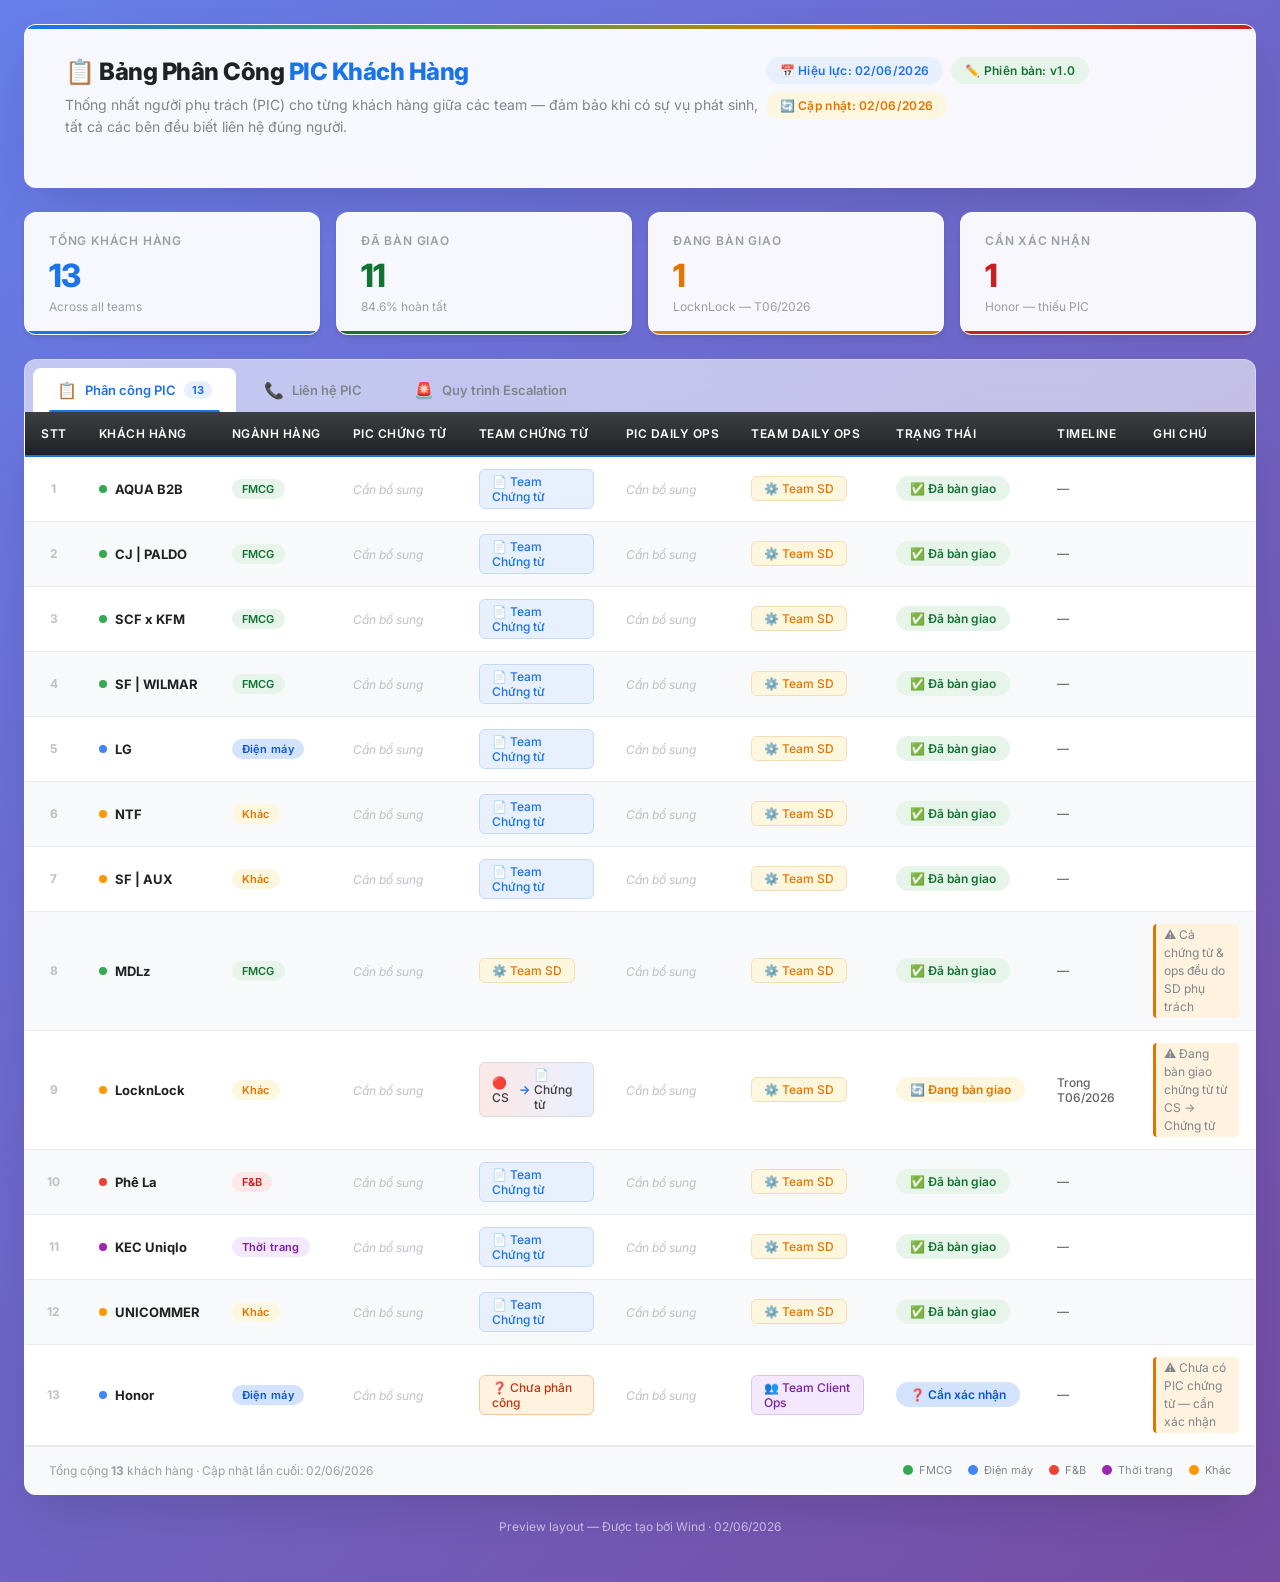
<file: handover-preview/index.html>
<!DOCTYPE html>
<html lang="vi">
<head>
    <meta charset="UTF-8">
    <meta name="viewport" content="width=device-width, initial-scale=1.0">
    <title>Bảng Phân Công PIC Khách Hàng — Preview</title>
    <link href="https://fonts.googleapis.com/css2?family=Inter:wght@300;400;500;600;700;800&display=swap" rel="stylesheet">
    <style>
        :root {
            --primary: #1a73e8;
            --primary-light: #e8f0fe;
            --primary-dark: #1557b0;
            --success: #137333;
            --success-bg: #e6f4ea;
            --warning: #e37400;
            --warning-bg: #fef7e0;
            --danger: #c5221f;
            --danger-bg: #fce8e6;
            --info: #0b57d0;
            --info-bg: #d3e3fd;
            --gray-50: #f8f9fa;
            --gray-100: #f1f3f4;
            --gray-200: #e8eaed;
            --gray-300: #dadce0;
            --gray-400: #bdc1c6;
            --gray-500: #9aa0a6;
            --gray-600: #80868b;
            --gray-700: #5f6368;
            --gray-800: #3c4043;
            --gray-900: #202124;
            --white: #ffffff;
            --shadow-sm: 0 1px 2px rgba(0,0,0,0.05);
            --shadow-md: 0 4px 6px -1px rgba(0,0,0,0.1), 0 2px 4px -1px rgba(0,0,0,0.06);
            --shadow-lg: 0 10px 25px -3px rgba(0,0,0,0.1), 0 4px 6px -2px rgba(0,0,0,0.05);
            --shadow-xl: 0 20px 50px -12px rgba(0,0,0,0.15);
            --radius: 12px;
            --radius-sm: 8px;
            --transition: all 0.3s cubic-bezier(0.4, 0, 0.2, 1);
        }

        * {
            margin: 0;
            padding: 0;
            box-sizing: border-box;
        }

        body {
            font-family: 'Inter', -apple-system, BlinkMacSystemFont, sans-serif;
            background: linear-gradient(135deg, #667eea 0%, #764ba2 100%);
            min-height: 100vh;
            padding: 24px;
            color: var(--gray-900);
        }

        .container {
            max-width: 1400px;
            margin: 0 auto;
        }

        /* Header Section */
        .page-header {
            background: rgba(255,255,255,0.95);
            backdrop-filter: blur(20px);
            border-radius: var(--radius);
            padding: 32px 40px;
            margin-bottom: 24px;
            box-shadow: var(--shadow-xl);
            border: 1px solid rgba(255,255,255,0.3);
            position: relative;
            overflow: hidden;
        }

        .page-header::before {
            content: '';
            position: absolute;
            top: 0;
            left: 0;
            right: 0;
            height: 4px;
            background: linear-gradient(90deg, var(--primary), #34a853, var(--warning), var(--danger));
        }

        .header-top {
            display: flex;
            justify-content: space-between;
            align-items: flex-start;
            margin-bottom: 16px;
        }

        .header-title {
            font-size: 24px;
            font-weight: 800;
            color: var(--gray-900);
            letter-spacing: -0.5px;
        }

        .header-title span {
            color: var(--primary);
        }

        .header-badges {
            display: flex;
            gap: 8px;
            flex-wrap: wrap;
        }

        .badge {
            display: inline-flex;
            align-items: center;
            gap: 6px;
            padding: 6px 14px;
            border-radius: 20px;
            font-size: 12px;
            font-weight: 600;
            letter-spacing: 0.3px;
        }

        .badge-primary {
            background: var(--primary-light);
            color: var(--primary);
        }

        .badge-success {
            background: var(--success-bg);
            color: var(--success);
        }

        .badge-warning {
            background: var(--warning-bg);
            color: var(--warning);
        }

        .header-subtitle {
            font-size: 14px;
            color: var(--gray-600);
            line-height: 1.6;
            max-width: 800px;
        }

        /* Stats Row */
        .stats-row {
            display: grid;
            grid-template-columns: repeat(4, 1fr);
            gap: 16px;
            margin-bottom: 24px;
        }

        .stat-card {
            background: rgba(255,255,255,0.95);
            backdrop-filter: blur(20px);
            border-radius: var(--radius);
            padding: 20px 24px;
            box-shadow: var(--shadow-md);
            border: 1px solid rgba(255,255,255,0.3);
            transition: var(--transition);
            position: relative;
            overflow: hidden;
        }

        .stat-card:hover {
            transform: translateY(-2px);
            box-shadow: var(--shadow-lg);
        }

        .stat-card::after {
            content: '';
            position: absolute;
            bottom: 0;
            left: 0;
            right: 0;
            height: 3px;
        }

        .stat-card:nth-child(1)::after { background: var(--primary); }
        .stat-card:nth-child(2)::after { background: var(--success); }
        .stat-card:nth-child(3)::after { background: var(--warning); }
        .stat-card:nth-child(4)::after { background: var(--danger); }

        .stat-label {
            font-size: 12px;
            font-weight: 600;
            text-transform: uppercase;
            letter-spacing: 0.8px;
            color: var(--gray-500);
            margin-bottom: 8px;
        }

        .stat-value {
            font-size: 32px;
            font-weight: 800;
            letter-spacing: -1px;
        }

        .stat-card:nth-child(1) .stat-value { color: var(--primary); }
        .stat-card:nth-child(2) .stat-value { color: var(--success); }
        .stat-card:nth-child(3) .stat-value { color: var(--warning); }
        .stat-card:nth-child(4) .stat-value { color: var(--danger); }

        .stat-detail {
            font-size: 12px;
            color: var(--gray-500);
            margin-top: 4px;
        }

        /* Tab Navigation */
        .tab-nav {
            display: flex;
            gap: 4px;
            background: rgba(255,255,255,0.6);
            backdrop-filter: blur(20px);
            border-radius: var(--radius) var(--radius) 0 0;
            padding: 8px 8px 0;
            border: 1px solid rgba(255,255,255,0.3);
            border-bottom: none;
        }

        .tab-btn {
            padding: 12px 24px;
            border: none;
            background: transparent;
            font-family: 'Inter', sans-serif;
            font-size: 13px;
            font-weight: 600;
            color: var(--gray-600);
            cursor: pointer;
            border-radius: var(--radius-sm) var(--radius-sm) 0 0;
            transition: var(--transition);
            display: flex;
            align-items: center;
            gap: 8px;
            position: relative;
        }

        .tab-btn:hover {
            background: rgba(255,255,255,0.5);
            color: var(--gray-800);
        }

        .tab-btn.active {
            background: var(--white);
            color: var(--primary);
            box-shadow: var(--shadow-sm);
        }

        .tab-btn.active::after {
            content: '';
            position: absolute;
            bottom: 0;
            left: 16px;
            right: 16px;
            height: 2px;
            background: var(--primary);
            border-radius: 2px 2px 0 0;
        }

        .tab-icon {
            font-size: 16px;
        }

        .tab-count {
            background: var(--gray-200);
            color: var(--gray-700);
            font-size: 11px;
            padding: 2px 8px;
            border-radius: 10px;
            font-weight: 700;
        }

        .tab-btn.active .tab-count {
            background: var(--primary-light);
            color: var(--primary);
        }

        /* Table Container */
        .table-container {
            background: var(--white);
            border-radius: 0 0 var(--radius) var(--radius);
            box-shadow: var(--shadow-xl);
            overflow: hidden;
            border: 1px solid rgba(255,255,255,0.3);
            border-top: none;
        }

        .tab-content {
            display: none;
        }

        .tab-content.active {
            display: block;
        }

        /* Table Styles */
        .data-table {
            width: 100%;
            border-collapse: collapse;
            font-size: 13px;
        }

        .data-table thead th {
            background: linear-gradient(180deg, var(--gray-800) 0%, var(--gray-900) 100%);
            color: var(--white);
            padding: 14px 16px;
            text-align: left;
            font-weight: 600;
            font-size: 12px;
            text-transform: uppercase;
            letter-spacing: 0.5px;
            position: sticky;
            top: 0;
            z-index: 10;
            white-space: nowrap;
            border-bottom: 2px solid var(--primary);
        }

        .data-table thead th:first-child {
            text-align: center;
            width: 50px;
        }

        .data-table tbody tr {
            transition: var(--transition);
            border-bottom: 1px solid var(--gray-200);
        }

        .data-table tbody tr:nth-child(even) {
            background: var(--gray-50);
        }

        .data-table tbody tr:hover {
            background: var(--primary-light);
            transform: scale(1.002);
        }

        .data-table tbody td {
            padding: 12px 16px;
            vertical-align: middle;
        }

        .data-table tbody td:first-child {
            text-align: center;
            font-weight: 700;
            color: var(--gray-400);
            font-size: 12px;
        }

        /* Client Name Styling */
        .client-name {
            font-weight: 700;
            color: var(--gray-900);
            display: flex;
            align-items: center;
            gap: 8px;
        }

        .client-dot {
            width: 8px;
            height: 8px;
            border-radius: 50%;
            flex-shrink: 0;
        }

        .dot-fmcg { background: #34a853; }
        .dot-electronics { background: #4285f4; }
        .dot-fnb { background: #ea4335; }
        .dot-fashion { background: #9c27b0; }
        .dot-other { background: #ff9800; }

        /* Industry Badge */
        .industry-badge {
            display: inline-flex;
            align-items: center;
            padding: 3px 10px;
            border-radius: 12px;
            font-size: 11px;
            font-weight: 600;
            letter-spacing: 0.3px;
        }

        .industry-fmcg { background: #e6f4ea; color: #137333; }
        .industry-electronics { background: #d3e3fd; color: #0b57d0; }
        .industry-fnb { background: #fce8e6; color: #c5221f; }
        .industry-fashion { background: #f3e8fd; color: #7b1fa2; }
        .industry-other { background: #fef7e0; color: #e37400; }

        /* Team Badge */
        .team-badge {
            display: inline-flex;
            align-items: center;
            gap: 4px;
            padding: 4px 12px;
            border-radius: 6px;
            font-size: 12px;
            font-weight: 500;
        }

        .team-chungthu { background: #e8f0fe; color: #1a73e8; border: 1px solid #c5d9f7; }
        .team-sd { background: #fef7e0; color: #e37400; border: 1px solid #f5deb3; }
        .team-clientops { background: #f3e8fd; color: #7b1fa2; border: 1px solid #dbc4f0; }
        .team-cs { background: #fce8e6; color: #c5221f; border: 1px solid #f5c6c2; }
        .team-transfer { 
            background: linear-gradient(90deg, #fce8e6, #e8f0fe); 
            color: var(--gray-800); 
            border: 1px solid var(--gray-300);
        }

        /* Status Badge */
        .status-badge {
            display: inline-flex;
            align-items: center;
            gap: 6px;
            padding: 5px 14px;
            border-radius: 20px;
            font-size: 12px;
            font-weight: 600;
            white-space: nowrap;
        }

        .status-done {
            background: var(--success-bg);
            color: var(--success);
        }

        .status-progress {
            background: var(--warning-bg);
            color: var(--warning);
            animation: pulse-glow 2s ease-in-out infinite;
        }

        .status-pending {
            background: var(--danger-bg);
            color: var(--danger);
        }

        .status-confirm {
            background: var(--info-bg);
            color: var(--info);
        }

        @keyframes pulse-glow {
            0%, 100% { box-shadow: 0 0 0 0 rgba(227, 116, 0, 0); }
            50% { box-shadow: 0 0 0 4px rgba(227, 116, 0, 0.15); }
        }

        /* PIC Name */
        .pic-name {
            font-weight: 500;
            color: var(--gray-800);
        }

        .pic-placeholder {
            color: var(--gray-400);
            font-style: italic;
            font-size: 12px;
        }

        /* Note Cell */
        .note-text {
            font-size: 12px;
            color: var(--gray-600);
            line-height: 1.5;
        }

        .note-highlight {
            background: #fff3e0;
            padding: 2px 8px;
            border-radius: 4px;
            border-left: 3px solid var(--warning);
            display: inline-block;
            font-size: 12px;
        }

        /* Timeline */
        .timeline-text {
            font-size: 12px;
            color: var(--gray-700);
            font-weight: 500;
        }

        /* Sheet 2 - Contact Table */
        .contact-table {
            width: 100%;
            border-collapse: collapse;
            font-size: 13px;
        }

        .contact-table thead th {
            background: linear-gradient(180deg, #1a73e8 0%, #1557b0 100%);
            color: var(--white);
            padding: 14px 16px;
            text-align: left;
            font-weight: 600;
            font-size: 12px;
            text-transform: uppercase;
            letter-spacing: 0.5px;
        }

        .contact-table tbody tr {
            border-bottom: 1px solid var(--gray-200);
            transition: var(--transition);
        }

        .contact-table tbody tr:nth-child(even) {
            background: var(--gray-50);
        }

        .contact-table tbody tr:hover {
            background: var(--primary-light);
        }

        .contact-table tbody td {
            padding: 12px 16px;
        }

        .contact-avatar {
            width: 32px;
            height: 32px;
            border-radius: 50%;
            display: inline-flex;
            align-items: center;
            justify-content: center;
            font-weight: 700;
            font-size: 13px;
            color: white;
            margin-right: 10px;
            vertical-align: middle;
        }

        .avatar-blue { background: linear-gradient(135deg, #4285f4, #1a73e8); }
        .avatar-green { background: linear-gradient(135deg, #34a853, #137333); }
        .avatar-orange { background: linear-gradient(135deg, #fbbc04, #e37400); }
        .avatar-purple { background: linear-gradient(135deg, #a142f4, #7b1fa2); }

        .contact-email {
            color: var(--primary);
            font-size: 12px;
            text-decoration: none;
        }

        .contact-phone {
            color: var(--gray-600);
            font-size: 12px;
        }

        /* Sheet 3 - Escalation Table */
        .escalation-table {
            width: 100%;
            border-collapse: collapse;
            font-size: 13px;
        }

        .escalation-table thead th {
            background: linear-gradient(180deg, #ea4335 0%, #c5221f 100%);
            color: var(--white);
            padding: 14px 16px;
            text-align: left;
            font-weight: 600;
            font-size: 12px;
            text-transform: uppercase;
            letter-spacing: 0.5px;
        }

        .escalation-table tbody tr {
            border-bottom: 1px solid var(--gray-200);
            transition: var(--transition);
        }

        .escalation-table tbody tr:nth-child(even) {
            background: var(--gray-50);
        }

        .escalation-table tbody tr:hover {
            background: #fce8e6;
        }

        .escalation-table tbody td {
            padding: 14px 16px;
            vertical-align: top;
        }

        .step-badge {
            display: inline-flex;
            align-items: center;
            justify-content: center;
            width: 24px;
            height: 24px;
            border-radius: 50%;
            font-size: 12px;
            font-weight: 700;
            color: white;
            margin-right: 8px;
            vertical-align: middle;
        }

        .step-1 { background: var(--primary); }
        .step-2 { background: var(--warning); }
        .step-3 { background: var(--danger); }

        .situation-icon {
            font-size: 18px;
            margin-right: 8px;
            vertical-align: middle;
        }

        /* Footer */
        .table-footer {
            background: var(--gray-50);
            padding: 16px 24px;
            display: flex;
            justify-content: space-between;
            align-items: center;
            border-top: 1px solid var(--gray-200);
        }

        .footer-info {
            font-size: 12px;
            color: var(--gray-500);
        }

        .footer-legend {
            display: flex;
            gap: 16px;
            align-items: center;
        }

        .legend-item {
            display: flex;
            align-items: center;
            gap: 6px;
            font-size: 11px;
            color: var(--gray-600);
        }

        .legend-dot {
            width: 10px;
            height: 10px;
            border-radius: 50%;
        }

        /* Watermark */
        .watermark {
            text-align: center;
            padding: 24px;
            font-size: 12px;
            color: rgba(255,255,255,0.6);
        }

        .watermark a {
            color: rgba(255,255,255,0.8);
            text-decoration: none;
            font-weight: 600;
        }

        /* Print Styles */
        @media print {
            body {
                background: white;
                padding: 0;
            }
            .page-header, .table-container, .stat-card {
                box-shadow: none;
                border: 1px solid var(--gray-300);
            }
            .tab-nav { display: none; }
            .tab-content { display: block !important; }
        }

        /* Responsive */
        @media (max-width: 768px) {
            .stats-row {
                grid-template-columns: repeat(2, 1fr);
            }
            .header-top {
                flex-direction: column;
                gap: 12px;
            }
            body { padding: 12px; }
        }

        /* Tooltip */
        .tooltip-trigger {
            position: relative;
            cursor: help;
            border-bottom: 1px dashed var(--gray-400);
        }

        .tooltip-trigger:hover::after {
            content: attr(data-tooltip);
            position: absolute;
            bottom: 100%;
            left: 50%;
            transform: translateX(-50%);
            background: var(--gray-900);
            color: white;
            padding: 6px 12px;
            border-radius: 6px;
            font-size: 11px;
            white-space: nowrap;
            z-index: 100;
            box-shadow: var(--shadow-lg);
        }

        /* Transfer Arrow Animation */
        .transfer-arrow {
            display: inline-block;
            animation: arrow-bounce 1.5s ease-in-out infinite;
            color: var(--primary);
            font-weight: bold;
        }

        @keyframes arrow-bounce {
            0%, 100% { transform: translateX(0); }
            50% { transform: translateX(4px); }
        }
    </style>
</head>
<body>
    <div class="container">
        <!-- Page Header -->
        <div class="page-header">
            <div class="header-top">
                <div>
                    <h1 class="header-title">📋 Bảng Phân Công <span>PIC Khách Hàng</span></h1>
                    <p class="header-subtitle" style="margin-top: 8px;">
                        Thống nhất người phụ trách (PIC) cho từng khách hàng giữa các team — đảm bảo khi có sự vụ phát sinh, 
                        tất cả các bên đều biết liên hệ đúng người.
                    </p>
                </div>
                <div class="header-badges">
                    <span class="badge badge-primary">📅 Hiệu lực: 02/06/2026</span>
                    <span class="badge badge-success">✏️ Phiên bản: v1.0</span>
                    <span class="badge badge-warning">🔄 Cập nhật: 02/06/2026</span>
                </div>
            </div>
        </div>

        <!-- Stats Cards -->
        <div class="stats-row">
            <div class="stat-card">
                <div class="stat-label">Tổng khách hàng</div>
                <div class="stat-value">13</div>
                <div class="stat-detail">Across all teams</div>
            </div>
            <div class="stat-card">
                <div class="stat-label">Đã bàn giao</div>
                <div class="stat-value">11</div>
                <div class="stat-detail">84.6% hoàn tất</div>
            </div>
            <div class="stat-card">
                <div class="stat-label">Đang bàn giao</div>
                <div class="stat-value">1</div>
                <div class="stat-detail">LocknLock — T06/2026</div>
            </div>
            <div class="stat-card">
                <div class="stat-label">Cần xác nhận</div>
                <div class="stat-value">1</div>
                <div class="stat-detail">Honor — thiếu PIC</div>
            </div>
        </div>

        <!-- Tab Navigation -->
        <div class="tab-nav">
            <button class="tab-btn active" onclick="switchTab('sheet1')">
                <span class="tab-icon">📋</span>
                Phân công PIC
                <span class="tab-count">13</span>
            </button>
            <button class="tab-btn" onclick="switchTab('sheet2')">
                <span class="tab-icon">📞</span>
                Liên hệ PIC
            </button>
            <button class="tab-btn" onclick="switchTab('sheet3')">
                <span class="tab-icon">🚨</span>
                Quy trình Escalation
            </button>
        </div>

        <!-- Table Container -->
        <div class="table-container">
            <!-- Sheet 1: Phân Công PIC -->
            <div id="sheet1" class="tab-content active">
                <div style="overflow-x: auto;">
                    <table class="data-table">
                        <thead>
                            <tr>
                                <th>STT</th>
                                <th>Khách hàng</th>
                                <th>Ngành hàng</th>
                                <th>PIC Chứng từ</th>
                                <th>Team Chứng từ</th>
                                <th>PIC Daily Ops</th>
                                <th>Team Daily Ops</th>
                                <th>Trạng thái</th>
                                <th>Timeline</th>
                                <th>Ghi chú</th>
                            </tr>
                        </thead>
                        <tbody>
                            <tr>
                                <td>1</td>
                                <td><span class="client-name"><span class="client-dot dot-fmcg"></span>AQUA B2B</span></td>
                                <td><span class="industry-badge industry-fmcg">FMCG</span></td>
                                <td><span class="pic-placeholder">Cần bổ sung</span></td>
                                <td><span class="team-badge team-chungthu">📄 Team Chứng từ</span></td>
                                <td><span class="pic-placeholder">Cần bổ sung</span></td>
                                <td><span class="team-badge team-sd">⚙️ Team SD</span></td>
                                <td><span class="status-badge status-done">✅ Đã bàn giao</span></td>
                                <td class="timeline-text">—</td>
                                <td class="note-text"></td>
                            </tr>
                            <tr>
                                <td>2</td>
                                <td><span class="client-name"><span class="client-dot dot-fmcg"></span>CJ | PALDO</span></td>
                                <td><span class="industry-badge industry-fmcg">FMCG</span></td>
                                <td><span class="pic-placeholder">Cần bổ sung</span></td>
                                <td><span class="team-badge team-chungthu">📄 Team Chứng từ</span></td>
                                <td><span class="pic-placeholder">Cần bổ sung</span></td>
                                <td><span class="team-badge team-sd">⚙️ Team SD</span></td>
                                <td><span class="status-badge status-done">✅ Đã bàn giao</span></td>
                                <td class="timeline-text">—</td>
                                <td class="note-text"></td>
                            </tr>
                            <tr>
                                <td>3</td>
                                <td><span class="client-name"><span class="client-dot dot-fmcg"></span>SCF x KFM</span></td>
                                <td><span class="industry-badge industry-fmcg">FMCG</span></td>
                                <td><span class="pic-placeholder">Cần bổ sung</span></td>
                                <td><span class="team-badge team-chungthu">📄 Team Chứng từ</span></td>
                                <td><span class="pic-placeholder">Cần bổ sung</span></td>
                                <td><span class="team-badge team-sd">⚙️ Team SD</span></td>
                                <td><span class="status-badge status-done">✅ Đã bàn giao</span></td>
                                <td class="timeline-text">—</td>
                                <td class="note-text"></td>
                            </tr>
                            <tr>
                                <td>4</td>
                                <td><span class="client-name"><span class="client-dot dot-fmcg"></span>SF | WILMAR</span></td>
                                <td><span class="industry-badge industry-fmcg">FMCG</span></td>
                                <td><span class="pic-placeholder">Cần bổ sung</span></td>
                                <td><span class="team-badge team-chungthu">📄 Team Chứng từ</span></td>
                                <td><span class="pic-placeholder">Cần bổ sung</span></td>
                                <td><span class="team-badge team-sd">⚙️ Team SD</span></td>
                                <td><span class="status-badge status-done">✅ Đã bàn giao</span></td>
                                <td class="timeline-text">—</td>
                                <td class="note-text"></td>
                            </tr>
                            <tr>
                                <td>5</td>
                                <td><span class="client-name"><span class="client-dot dot-electronics"></span>LG</span></td>
                                <td><span class="industry-badge industry-electronics">Điện máy</span></td>
                                <td><span class="pic-placeholder">Cần bổ sung</span></td>
                                <td><span class="team-badge team-chungthu">📄 Team Chứng từ</span></td>
                                <td><span class="pic-placeholder">Cần bổ sung</span></td>
                                <td><span class="team-badge team-sd">⚙️ Team SD</span></td>
                                <td><span class="status-badge status-done">✅ Đã bàn giao</span></td>
                                <td class="timeline-text">—</td>
                                <td class="note-text"></td>
                            </tr>
                            <tr>
                                <td>6</td>
                                <td><span class="client-name"><span class="client-dot dot-other"></span>NTF</span></td>
                                <td><span class="industry-badge industry-other">Khác</span></td>
                                <td><span class="pic-placeholder">Cần bổ sung</span></td>
                                <td><span class="team-badge team-chungthu">📄 Team Chứng từ</span></td>
                                <td><span class="pic-placeholder">Cần bổ sung</span></td>
                                <td><span class="team-badge team-sd">⚙️ Team SD</span></td>
                                <td><span class="status-badge status-done">✅ Đã bàn giao</span></td>
                                <td class="timeline-text">—</td>
                                <td class="note-text"></td>
                            </tr>
                            <tr>
                                <td>7</td>
                                <td><span class="client-name"><span class="client-dot dot-other"></span>SF | AUX</span></td>
                                <td><span class="industry-badge industry-other">Khác</span></td>
                                <td><span class="pic-placeholder">Cần bổ sung</span></td>
                                <td><span class="team-badge team-chungthu">📄 Team Chứng từ</span></td>
                                <td><span class="pic-placeholder">Cần bổ sung</span></td>
                                <td><span class="team-badge team-sd">⚙️ Team SD</span></td>
                                <td><span class="status-badge status-done">✅ Đã bàn giao</span></td>
                                <td class="timeline-text">—</td>
                                <td class="note-text"></td>
                            </tr>
                            <tr>
                                <td>8</td>
                                <td><span class="client-name"><span class="client-dot dot-fmcg"></span>MDLz</span></td>
                                <td><span class="industry-badge industry-fmcg">FMCG</span></td>
                                <td><span class="pic-placeholder">Cần bổ sung</span></td>
                                <td><span class="team-badge team-sd">⚙️ Team SD</span></td>
                                <td><span class="pic-placeholder">Cần bổ sung</span></td>
                                <td><span class="team-badge team-sd">⚙️ Team SD</span></td>
                                <td><span class="status-badge status-done">✅ Đã bàn giao</span></td>
                                <td class="timeline-text">—</td>
                                <td class="note-text"><span class="note-highlight">⚠️ Cả chứng từ & ops đều do SD phụ trách</span></td>
                            </tr>
                            <tr>
                                <td>9</td>
                                <td><span class="client-name"><span class="client-dot dot-other"></span>LocknLock</span></td>
                                <td><span class="industry-badge industry-other">Khác</span></td>
                                <td><span class="pic-placeholder">Cần bổ sung</span></td>
                                <td>
                                    <span class="team-badge team-transfer">
                                        🔴 CS <span class="transfer-arrow">→</span> 📄 Chứng từ
                                    </span>
                                </td>
                                <td><span class="pic-placeholder">Cần bổ sung</span></td>
                                <td><span class="team-badge team-sd">⚙️ Team SD</span></td>
                                <td><span class="status-badge status-progress">🔄 Đang bàn giao</span></td>
                                <td class="timeline-text">Trong T06/2026</td>
                                <td class="note-text"><span class="note-highlight">⚠️ Đang bàn giao chứng từ từ CS → Chứng từ</span></td>
                            </tr>
                            <tr>
                                <td>10</td>
                                <td><span class="client-name"><span class="client-dot dot-fnb"></span>Phê La</span></td>
                                <td><span class="industry-badge industry-fnb">F&B</span></td>
                                <td><span class="pic-placeholder">Cần bổ sung</span></td>
                                <td><span class="team-badge team-chungthu">📄 Team Chứng từ</span></td>
                                <td><span class="pic-placeholder">Cần bổ sung</span></td>
                                <td><span class="team-badge team-sd">⚙️ Team SD</span></td>
                                <td><span class="status-badge status-done">✅ Đã bàn giao</span></td>
                                <td class="timeline-text">—</td>
                                <td class="note-text"></td>
                            </tr>
                            <tr>
                                <td>11</td>
                                <td><span class="client-name"><span class="client-dot dot-fashion"></span>KEC Uniqlo</span></td>
                                <td><span class="industry-badge industry-fashion">Thời trang</span></td>
                                <td><span class="pic-placeholder">Cần bổ sung</span></td>
                                <td><span class="team-badge team-chungthu">📄 Team Chứng từ</span></td>
                                <td><span class="pic-placeholder">Cần bổ sung</span></td>
                                <td><span class="team-badge team-sd">⚙️ Team SD</span></td>
                                <td><span class="status-badge status-done">✅ Đã bàn giao</span></td>
                                <td class="timeline-text">—</td>
                                <td class="note-text"></td>
                            </tr>
                            <tr>
                                <td>12</td>
                                <td><span class="client-name"><span class="client-dot dot-other"></span>UNICOMMER</span></td>
                                <td><span class="industry-badge industry-other">Khác</span></td>
                                <td><span class="pic-placeholder">Cần bổ sung</span></td>
                                <td><span class="team-badge team-chungthu">📄 Team Chứng từ</span></td>
                                <td><span class="pic-placeholder">Cần bổ sung</span></td>
                                <td><span class="team-badge team-sd">⚙️ Team SD</span></td>
                                <td><span class="status-badge status-done">✅ Đã bàn giao</span></td>
                                <td class="timeline-text">—</td>
                                <td class="note-text"></td>
                            </tr>
                            <tr>
                                <td>13</td>
                                <td><span class="client-name"><span class="client-dot dot-electronics"></span>Honor</span></td>
                                <td><span class="industry-badge industry-electronics">Điện máy</span></td>
                                <td><span class="pic-placeholder">Cần bổ sung</span></td>
                                <td><span class="team-badge" style="background:#fff3e0; color:#bf360c; border:1px solid #f5c6a0;">❓ Chưa phân công</span></td>
                                <td><span class="pic-placeholder">Cần bổ sung</span></td>
                                <td><span class="team-badge team-clientops">👥 Team Client Ops</span></td>
                                <td><span class="status-badge status-confirm">❓ Cần xác nhận</span></td>
                                <td class="timeline-text">—</td>
                                <td class="note-text"><span class="note-highlight">⚠️ Chưa có PIC chứng từ — cần xác nhận</span></td>
                            </tr>
                        </tbody>
                    </table>
                </div>
                <div class="table-footer">
                    <div class="footer-info">
                        Tổng cộng <strong>13</strong> khách hàng · Cập nhật lần cuối: 02/06/2026
                    </div>
                    <div class="footer-legend">
                        <span class="legend-item"><span class="legend-dot dot-fmcg"></span> FMCG</span>
                        <span class="legend-item"><span class="legend-dot dot-electronics"></span> Điện máy</span>
                        <span class="legend-item"><span class="legend-dot dot-fnb"></span> F&B</span>
                        <span class="legend-item"><span class="legend-dot dot-fashion"></span> Thời trang</span>
                        <span class="legend-item"><span class="legend-dot dot-other"></span> Khác</span>
                    </div>
                </div>
            </div>

            <!-- Sheet 2: Liên hệ PIC -->
            <div id="sheet2" class="tab-content">
                <div style="overflow-x: auto;">
                    <table class="contact-table">
                        <thead>
                            <tr>
                                <th>STT</th>
                                <th>Họ tên</th>
                                <th>Team</th>
                                <th>Vai trò</th>
                                <th>Khách hàng phụ trách</th>
                                <th>Email</th>
                                <th>Số điện thoại</th>
                            </tr>
                        </thead>
                        <tbody>
                            <tr>
                                <td>1</td>
                                <td>
                                    <span class="contact-avatar avatar-blue">A</span>
                                    <span class="pic-placeholder">Cần bổ sung</span>
                                </td>
                                <td><span class="team-badge team-chungthu">📄 Team Chứng từ</span></td>
                                <td>PIC Chứng từ</td>
                                <td class="note-text">AQUA, CJ|PALDO, SCF x KFM, ...</td>
                                <td><span class="pic-placeholder">example@company.com</span></td>
                                <td><span class="pic-placeholder">09xx xxx xxx</span></td>
                            </tr>
                            <tr>
                                <td>2</td>
                                <td>
                                    <span class="contact-avatar avatar-orange">B</span>
                                    <span class="pic-placeholder">Cần bổ sung</span>
                                </td>
                                <td><span class="team-badge team-sd">⚙️ Team SD</span></td>
                                <td>PIC Daily Ops</td>
                                <td class="note-text">AQUA, CJ|PALDO, MDLz, ...</td>
                                <td><span class="pic-placeholder">example@company.com</span></td>
                                <td><span class="pic-placeholder">09xx xxx xxx</span></td>
                            </tr>
                            <tr>
                                <td>3</td>
                                <td>
                                    <span class="contact-avatar avatar-purple">C</span>
                                    <span class="pic-placeholder">Cần bổ sung</span>
                                </td>
                                <td><span class="team-badge team-clientops">👥 Team Client Ops</span></td>
                                <td>PIC Daily Ops</td>
                                <td class="note-text">Honor</td>
                                <td><span class="pic-placeholder">example@company.com</span></td>
                                <td><span class="pic-placeholder">09xx xxx xxx</span></td>
                            </tr>
                            <tr>
                                <td>4</td>
                                <td>
                                    <span class="contact-avatar avatar-green">D</span>
                                    <span class="pic-placeholder">Cần bổ sung</span>
                                </td>
                                <td><span class="team-badge team-cs">🔴 Team CS</span></td>
                                <td>PIC Chứng từ (tạm)</td>
                                <td class="note-text">LocknLock (đang bàn giao)</td>
                                <td><span class="pic-placeholder">example@company.com</span></td>
                                <td><span class="pic-placeholder">09xx xxx xxx</span></td>
                            </tr>
                        </tbody>
                    </table>
                </div>
                <div class="table-footer">
                    <div class="footer-info">
                        💡 <em>Wind cần bổ sung tên PIC cụ thể, email và số điện thoại cho từng người.</em>
                    </div>
                    <div></div>
                </div>
            </div>

            <!-- Sheet 3: Escalation -->
            <div id="sheet3" class="tab-content">
                <div style="overflow-x: auto;">
                    <table class="escalation-table">
                        <thead>
                            <tr>
                                <th>Tình huống</th>
                                <th>Bước 1</th>
                                <th>Bước 2</th>
                                <th>Bước 3</th>
                            </tr>
                        </thead>
                        <tbody>
                            <tr>
                                <td>
                                    <span class="situation-icon">📄</span>
                                    <strong>Sự vụ chứng từ</strong>
                                    <br><span class="note-text">Sai chứng từ, thiếu chứng từ, chậm xử lý</span>
                                </td>
                                <td>
                                    <span class="step-badge step-1">1</span>
                                    Liên hệ <strong>PIC Chứng từ</strong> của KH đó (tra Sheet 1)
                                </td>
                                <td>
                                    <span class="step-badge step-2">2</span>
                                    Escalate lên <strong>Team Lead Chứng từ</strong>
                                </td>
                                <td>
                                    <span class="step-badge step-3">3</span>
                                    Escalate lên <strong>Wind</strong> (Trưởng phòng)
                                </td>
                            </tr>
                            <tr>
                                <td>
                                    <span class="situation-icon">⚙️</span>
                                    <strong>Sự vụ vận hành (Daily Ops)</strong>
                                    <br><span class="note-text">Lỗi quy trình, chậm xử lý đơn hàng</span>
                                </td>
                                <td>
                                    <span class="step-badge step-1">1</span>
                                    Liên hệ <strong>PIC Daily Ops</strong> của KH đó (tra Sheet 1)
                                </td>
                                <td>
                                    <span class="step-badge step-2">2</span>
                                    Escalate lên <strong>Team Lead SD / Client Ops</strong>
                                </td>
                                <td>
                                    <span class="step-badge step-3">3</span>
                                    Escalate lên <strong>Wind</strong> (Trưởng phòng)
                                </td>
                            </tr>
                            <tr>
                                <td>
                                    <span class="situation-icon">❓</span>
                                    <strong>Không rõ ai phụ trách</strong>
                                    <br><span class="note-text">KH mới hoặc chưa được phân công</span>
                                </td>
                                <td>
                                    <span class="step-badge step-1">1</span>
                                    Tra cứu <strong>Sheet 1</strong> → tìm PIC tương ứng
                                </td>
                                <td>
                                    <span class="step-badge step-2">2</span>
                                    Nếu không có PIC → liên hệ <strong>Wind</strong> để phân công
                                </td>
                                <td>
                                    <span class="step-badge step-3" style="background: var(--gray-400);">—</span>
                                </td>
                            </tr>
                            <tr>
                                <td>
                                    <span class="situation-icon">🆕</span>
                                    <strong>Khách hàng mới</strong>
                                    <br><span class="note-text">Onboard KH mới, cần phân công PIC</span>
                                </td>
                                <td>
                                    <span class="step-badge step-1">1</span>
                                    Thông báo cho <strong>Wind</strong> để phân công PIC
                                </td>
                                <td>
                                    <span class="step-badge step-2">2</span>
                                    Wind cập nhật Sheet 1 & thông báo các team
                                </td>
                                <td>
                                    <span class="step-badge step-3" style="background: var(--gray-400);">—</span>
                                </td>
                            </tr>
                            <tr>
                                <td>
                                    <span class="situation-icon">🔄</span>
                                    <strong>Thay đổi nhân sự PIC</strong>
                                    <br><span class="note-text">PIC nghỉ việc, chuyển team, thay đổi</span>
                                </td>
                                <td>
                                    <span class="step-badge step-1">1</span>
                                    Team Lead thông báo cho <strong>Wind</strong>
                                </td>
                                <td>
                                    <span class="step-badge step-2">2</span>
                                    Wind cập nhật Sheet 1, 2 & email thông báo
                                </td>
                                <td>
                                    <span class="step-badge step-3" style="background: var(--gray-400);">—</span>
                                </td>
                            </tr>
                        </tbody>
                    </table>
                </div>
                <div class="table-footer">
                    <div class="footer-info">
                        ⏱️ <strong>SLA:</strong> Bước 1 → phản hồi trong 1h · Bước 2 → phản hồi trong 2h · Bước 3 → phản hồi trong 4h
                    </div>
                    <div></div>
                </div>
            </div>
        </div>

        <div class="watermark">
            Preview layout — Được tạo bởi Wind · 02/06/2026
        </div>
    </div>

    <script>
        function switchTab(tabId) {
            // Remove active class from all buttons and contents
            document.querySelectorAll('.tab-btn').forEach(btn => btn.classList.remove('active'));
            document.querySelectorAll('.tab-content').forEach(content => content.classList.remove('active'));
            
            // Add active class to clicked tab
            document.getElementById(tabId).classList.add('active');
            event.currentTarget.classList.add('active');
        }

        // Add row hover sound effect (visual only)
        document.querySelectorAll('tbody tr').forEach(row => {
            row.addEventListener('mouseenter', () => {
                row.style.transition = 'all 0.2s ease';
            });
        });
    </script>
</body>
</html>
</file>
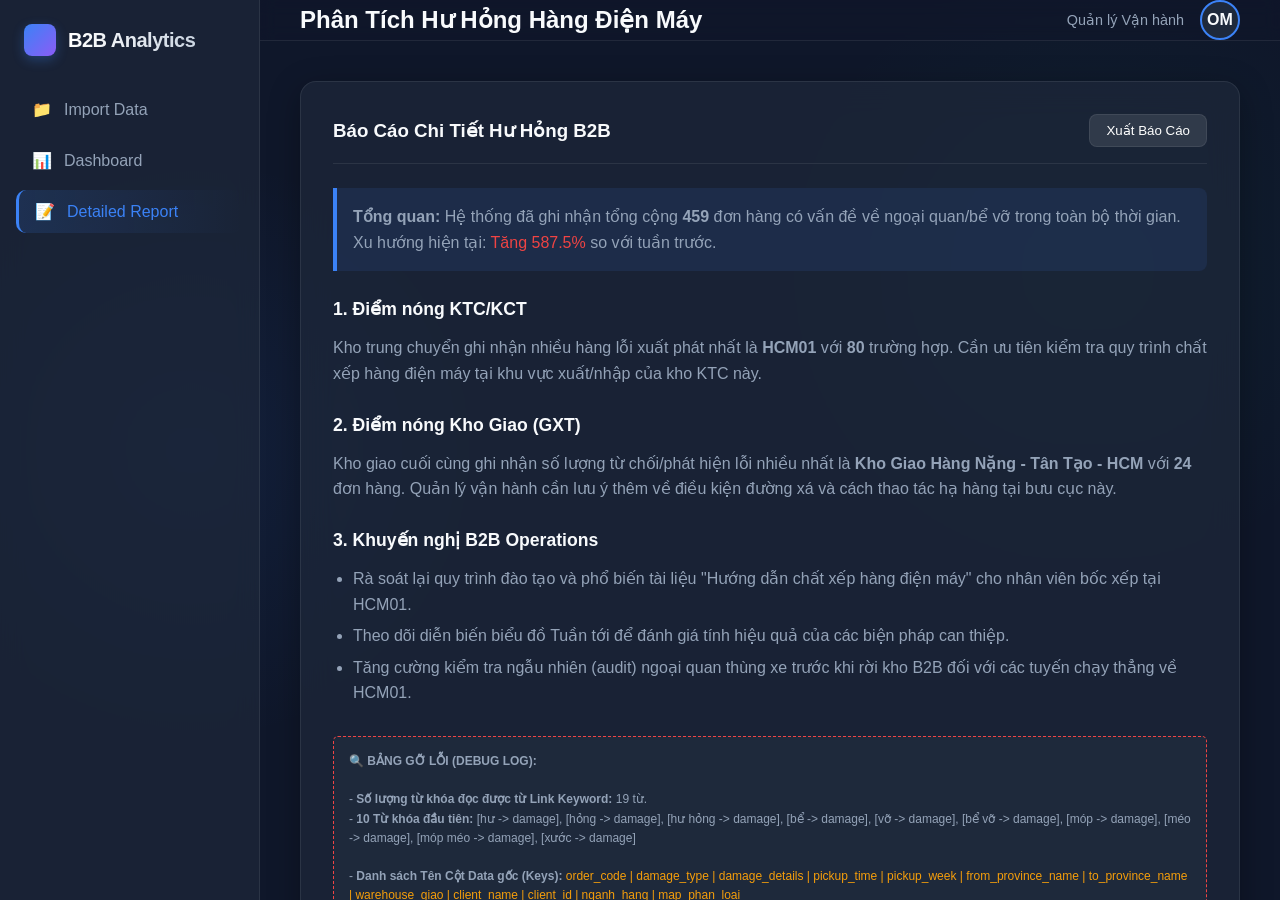
<file: B2B Damage Analysis Dashboard.html>
<!DOCTYPE html>
<!-- saved from url=(0069)file:///F:/Wind/ai-dashboard/B2B%20Damage%20Analysis%20Dashboard.html -->
<html lang="vi"><head><meta http-equiv="Content-Type" content="text/html; charset=UTF-8">
    
    <meta name="viewport" content="width=device-width, initial-scale=1.0">
    <title>B2B Damage Analysis Dashboard</title>
    <!-- Google Fonts -->
    <link href="./B2B Damage Analysis Dashboard_files/css2" rel="stylesheet">
    <!-- Chart.js -->
    <script src="./B2B Damage Analysis Dashboard_files/chart.js.download"></script>
    <script src="./B2B Damage Analysis Dashboard_files/chartjs-plugin-datalabels@2.0.0"></script>
    <!-- SheetJS (xlsx) for parsing Excel/CSV -->
    <script src="./B2B Damage Analysis Dashboard_files/xlsx.full.min.js.download"></script>
    <!-- Custom CSS -->
    <link rel="stylesheet" href="./B2B Damage Analysis Dashboard_files/dashboard.css">
</head>
<body>
    <div class="app-container">
        <!-- Sidebar / Navigation -->
        <aside class="sidebar">
            <div class="logo">
                <div class="logo-icon"></div>
                <h1>B2B Analytics</h1>
            </div>
            <nav class="nav-menu">
                <a href="file:///F:/Wind/ai-dashboard/dashboard.html#" class="nav-item" data-target="upload-section">
                    <span class="nav-icon">📁</span>
                    Import Data
                </a>
                <a href="file:///F:/Wind/ai-dashboard/dashboard.html#" class="nav-item" data-target="dashboard-section" id="nav-dashboard" style="display: flex;">
                    <span class="nav-icon">📊</span>
                    Dashboard
                </a>
                <a href="file:///F:/Wind/ai-dashboard/dashboard.html#" class="nav-item active" data-target="report-section" id="nav-report" style="display: flex;">
                    <span class="nav-icon">📝</span>
                    Detailed Report
                </a>
            </nav>
        </aside>

        <!-- Main Content -->
        <main class="main-content">
            <header class="top-header">
                <h2>Phân Tích Hư Hỏng Hàng Điện Máy</h2>
                <div class="user-profile">
                    <span>Quản lý Vận hành</span>
                    <div class="avatar">OM</div>
                </div>
            </header>

            <div class="content-area">
                <!-- Upload Section -->
                <section id="upload-section" class="section">
                    <div class="glass-card upload-container">
                        <h3>Import Dữ Liệu</h3>
                        <p class="subtitle">Vui lòng tải lên các file cần thiết để hệ thống phân tích và tạo dashboard.</p>
                        
                        <div class="upload-grid">
                            <!-- Database Upload -->
                            <div class="upload-box success" id="drop-db">
                                <div class="upload-icon">📊</div>
                                <h4>1. File Database</h4>
                                <p class="fields-info">Yêu cầu: order_code, damage_details, pickup_week, warehouse_giao...</p>
                                
                                <div class="import-tabs">
                                    <button class="import-tab" data-type="file" data-target="db">Tải File</button>
                                    <button class="import-tab active" data-type="link" data-target="db">Nhập Link</button>
                                </div>
                                
                                <div class="import-content" id="content-file-db">
                                    <input type="file" id="file-db" accept=".csv, .xlsx, .xls" class="file-input">
                                    <button class="btn-upload" onclick="document.getElementById(&#39;file-db&#39;).click()">Chọn File</button>
                                </div>
                                
                                <div class="import-content active" id="content-link-db">
                                    <input type="text" id="link-db" class="link-input" placeholder="Nhập URL (CSV/Excel)">
                                    <button class="btn-upload btn-fetch" data-target="db">Tải Link</button>
                                </div>
                                
                                <div class="file-status" id="status-db" style="color: var(--accent-success);">Google Sheets (459 dòng)</div>
                            </div>

                            <!-- Keyword Upload -->
                            <div class="upload-box success" id="drop-kw">
                                <div class="upload-icon">🏷️</div>
                                <h4>2. File Keyword</h4>
                                <p class="fields-info">Yêu cầu: Cột keyword và label (hoặc tương đương)</p>
                                
                                <div class="import-tabs">
                                    <button class="import-tab" data-type="file" data-target="kw">Tải File</button>
                                    <button class="import-tab active" data-type="link" data-target="kw">Nhập Link</button>
                                </div>
                                
                                <div class="import-content" id="content-file-kw">
                                    <input type="file" id="file-kw" accept=".csv, .xlsx, .xls" class="file-input">
                                    <button class="btn-upload" onclick="document.getElementById(&#39;file-kw&#39;).click()">Chọn File</button>
                                </div>
                                
                                <div class="import-content active" id="content-link-kw">
                                    <input type="text" id="link-kw" class="link-input" placeholder="Nhập URL (CSV/Excel)">
                                    <button class="btn-upload btn-fetch" data-target="kw">Tải Link</button>
                                </div>
                                
                                <div class="file-status" id="status-kw" style="color: var(--accent-success);">Google Sheets (19 dòng)</div>
                            </div>

                            <!-- GXT_KTC Upload -->
                            <div class="upload-box success" id="drop-gxt">
                                <div class="upload-icon">🏢</div>
                                <h4>3. File Danh Sách Kho</h4>
                                <p class="fields-info">Yêu cầu: Kho GXT, KTC/KCT liền kề trước</p>
                                
                                <div class="import-tabs">
                                    <button class="import-tab" data-type="file" data-target="gxt">Tải File</button>
                                    <button class="import-tab active" data-type="link" data-target="gxt">Nhập Link</button>
                                </div>
                                
                                <div class="import-content" id="content-file-gxt">
                                    <input type="file" id="file-gxt" accept=".csv, .xlsx, .xls" class="file-input">
                                    <button class="btn-upload" onclick="document.getElementById(&#39;file-gxt&#39;).click()">Chọn File</button>
                                </div>
                                
                                <div class="import-content active" id="content-link-gxt">
                                    <input type="text" id="link-gxt" class="link-input" placeholder="Nhập URL (CSV/Excel)">
                                    <button class="btn-upload btn-fetch" data-target="gxt">Tải Link</button>
                                </div>
                                
                                <div class="file-status" id="status-gxt" style="color: var(--accent-success);">Google Sheets (84 dòng)</div>
                            </div>
                        </div>

                        <div class="action-bar">
                            <button id="btn-process" class="btn-primary">Xử Lý Dữ Liệu</button>
                        </div>
                    </div>
                </section>

                <!-- Dashboard Section -->
                <section id="dashboard-section" class="section">
                    <div class="dashboard-grid">
                        <!-- Trend Chart -->
                        <div class="glass-card chart-card full-width">
                            <div class="card-header">
                                <h3>Xu Hướng Hư Hỏng Theo Tuần</h3>
                                <div class="card-actions">
                                    <button class="icon-btn">⋮</button>
                                </div>
                            </div>
                            <div class="chart-container">
                                <canvas id="trendChart" height="0" style="display: block; box-sizing: border-box; height: 0px; width: 0px;" width="0"></canvas>
                            </div>
                        </div>

                        <!-- Top KTC Chart -->
                        <div class="glass-card chart-card">
                            <div class="card-header">
                                <h3>Top KTC/KCT Có Nhiều Đơn Hư Hỏng Nhất</h3>
                                <select id="week-filter-ktc" class="filter-select"><option value="all">Tất cả các tuần</option><option value="Date(2026,1,23)">Date(2026,1,23)</option><option value="Date(2026,1,9)">Date(2026,1,9)</option><option value="Date(2026,2,16)">Date(2026,2,16)</option><option value="Date(2026,2,2)">Date(2026,2,2)</option><option value="Date(2026,2,23)">Date(2026,2,23)</option><option value="Date(2026,2,30)">Date(2026,2,30)</option><option value="Date(2026,2,9)">Date(2026,2,9)</option><option value="Date(2026,3,13)">Date(2026,3,13)</option><option value="Date(2026,3,20)">Date(2026,3,20)</option><option value="Date(2026,3,27)">Date(2026,3,27)</option><option value="Date(2026,3,6)">Date(2026,3,6)</option><option value="Date(2026,4,11)">Date(2026,4,11)</option><option value="Date(2026,4,4)">Date(2026,4,4)</option></select>
                            </div>
                            <div class="chart-container">
                                <canvas id="ktcChart" height="0" style="display: block; box-sizing: border-box; height: 0px; width: 0px;" width="0"></canvas>
                            </div>
                        </div>

                        <!-- Top GXT Chart -->
                        <div class="glass-card chart-card">
                            <div class="card-header">
                                <h3>Top Kho GXT Có Nhiều Đơn Hư Hỏng Nhất</h3>
                                <select id="week-filter-gxt" class="filter-select"><option value="all">Tất cả các tuần</option><option value="Date(2026,1,23)">Date(2026,1,23)</option><option value="Date(2026,1,9)">Date(2026,1,9)</option><option value="Date(2026,2,16)">Date(2026,2,16)</option><option value="Date(2026,2,2)">Date(2026,2,2)</option><option value="Date(2026,2,23)">Date(2026,2,23)</option><option value="Date(2026,2,30)">Date(2026,2,30)</option><option value="Date(2026,2,9)">Date(2026,2,9)</option><option value="Date(2026,3,13)">Date(2026,3,13)</option><option value="Date(2026,3,20)">Date(2026,3,20)</option><option value="Date(2026,3,27)">Date(2026,3,27)</option><option value="Date(2026,3,6)">Date(2026,3,6)</option><option value="Date(2026,4,11)">Date(2026,4,11)</option><option value="Date(2026,4,4)">Date(2026,4,4)</option></select>
                            </div>
                            <div class="chart-container">
                                <canvas id="gxtChart" height="0" style="display: block; box-sizing: border-box; height: 0px; width: 0px;" width="0"></canvas>
                            </div>
                        </div>

                        <!-- Damage Type Breakdown -->
                        <div class="glass-card chart-card">
                            <div class="card-header">
                                <h3>Phân Bổ Loại Hư Hỏng (Labels)</h3>
                            </div>
                            <div class="chart-container">
                                <canvas id="labelChart" height="0" style="display: block; box-sizing: border-box; height: 0px; width: 0px;" width="0"></canvas>
                            </div>
                        </div>
                        
                        <!-- Client Breakdown -->
                        <div class="glass-card chart-card">
                            <div class="card-header">
                                <h3>Khách Hàng Ảnh Hưởng Nhiều Nhất</h3>
                            </div>
                            <div class="chart-container">
                                <canvas id="clientChart" height="0" style="display: block; box-sizing: border-box; height: 0px; width: 0px;" width="0"></canvas>
                            </div>
                        </div>
                    </div>
                </section>

                <!-- Report Section -->
                <section id="report-section" class="section active">
                    <div class="glass-card report-card">
                        <div class="report-header">
                            <h3>Báo Cáo Chi Tiết Hư Hỏng B2B</h3>
                            <button id="btn-export-report" class="btn-secondary">Xuất Báo Cáo</button>
                        </div>
                        <div class="report-content" id="report-content">
        <div class="highlight-box">
            <strong>Tổng quan:</strong> Hệ thống đã ghi nhận tổng cộng <strong>459</strong> đơn hàng có vấn đề về ngoại quan/bể vỡ trong toàn bộ thời gian.
            Xu hướng hiện tại: <span style="color: var(--accent-danger)">Tăng 587.5%</span> so với tuần trước.
        </div>
        
        <h4>1. Điểm nóng KTC/KCT</h4>
        <p>Kho trung chuyển ghi nhận nhiều hàng lỗi xuất phát nhất là <strong>HCM01</strong> với <strong>80</strong> trường hợp. Cần ưu tiên kiểm tra quy trình chất xếp hàng điện máy tại khu vực xuất/nhập của kho KTC này.</p>
        
        <h4>2. Điểm nóng Kho Giao (GXT)</h4>
        <p>Kho giao cuối cùng ghi nhận số lượng từ chối/phát hiện lỗi nhiều nhất là <strong>Kho Giao Hàng Nặng - Tân Tạo - HCM</strong> với <strong>24</strong> đơn hàng. Quản lý vận hành cần lưu ý thêm về điều kiện đường xá và cách thao tác hạ hàng tại bưu cục này.</p>
        
        <h4>3. Khuyến nghị B2B Operations</h4>
        <ul>
            <li>Rà soát lại quy trình đào tạo và phổ biến tài liệu "Hướng dẫn chất xếp hàng điện máy" cho nhân viên bốc xếp tại HCM01.</li>
            <li>Theo dõi diễn biến biểu đồ Tuần tới để đánh giá tính hiệu quả của các biện pháp can thiệp.</li>
            <li>Tăng cường kiểm tra ngẫu nhiên (audit) ngoại quan thùng xe trước khi rời kho B2B đối với các tuyến chạy thẳng về HCM01.</li>
        </ul>
    
        <div style="margin-top:30px; padding:15px; background:var(--bg-secondary); border-radius:5px; font-size:12px; color:var(--text-muted); border: 1px dashed var(--accent-danger);">
            <strong>🔍 BẢNG GỠ LỖI (DEBUG LOG):</strong><br><br>
            - <strong>Số lượng từ khóa đọc được từ Link Keyword:</strong> <span style="color:var(--text-main);">19</span> từ.<br>
            - <strong>10 Từ khóa đầu tiên:</strong> <span style="color:var(--text-main);">[hư -&gt; damage], [hỏng -&gt; damage], [hư hỏng -&gt; damage], [bể -&gt; damage], [vỡ -&gt; damage], [bể vỡ -&gt; damage], [móp -&gt; damage], [méo -&gt; damage], [móp méo -&gt; damage], [xước -&gt; damage]</span><br><br>
            - <strong>Danh sách Tên Cột Data gốc (Keys):</strong> <span style="color:var(--accent-warning);">order_code | damage_type | damage_details | pickup_time | pickup_week | from_province_name | to_province_name | warehouse_giao | client_name | client_id | nganh_hang | map_phan_loai</span><br>
            - <strong>Danh sách Dữ Liệu Dòng 1 (Values):</strong> <span style="color:var(--accent-warning);">GYWXVKBA | c4 | Ngoại quan rách thùng không nguyên vẹn | Date(2026,4,4) | Date(2026,4,4) | Đồng Nai | Hồ Chí Minh | Kho Giao Hàng Nặng - Thủ Đức - HCM | LG LTL | 5167163 | DM | damage</span><br><br>
            - <strong>Web nhận diện cột Mã Đơn là:</strong> <span style="color:var(--accent-success);">order_code</span><br>
            - <strong>Web nhận diện cột Loại Lỗi là:</strong> <span style="color:var(--accent-success);">damage_type</span><br>
            - <strong>Web nhận diện cột Chi Tiết Lỗi là:</strong> <span style="color:var(--accent-danger);">damage_details</span>
        </div>
    </div>
                        
                        <div class="data-table-container">
                            <div style="display: flex; justify-content: space-between; align-items: center; margin-bottom: 15px;">
                                <h4>Dữ Liệu Đã Mapping</h4>
                                <button id="btn-clear-filter" class="btn-secondary" style="padding: 4px 12px; font-size: 0.8rem;">Xóa bộ lọc</button>
                            </div>
                            
                            <div class="table-wrapper">
                                <table id="mapped-data-table">
                                    <thead>
                                        <tr>
                                            <th>Mã Đơn<br><input type="text" id="col-filter-order" class="column-filter" placeholder="Tìm..."></th>
                                            <th>Tuần<br><select id="col-filter-week" class="column-filter"><option value="all">Tất cả</option><option value="Date(2026,1,23)">Date(2026,1,23)</option><option value="Date(2026,1,9)">Date(2026,1,9)</option><option value="Date(2026,2,16)">Date(2026,2,16)</option><option value="Date(2026,2,2)">Date(2026,2,2)</option><option value="Date(2026,2,23)">Date(2026,2,23)</option><option value="Date(2026,2,30)">Date(2026,2,30)</option><option value="Date(2026,2,9)">Date(2026,2,9)</option><option value="Date(2026,3,13)">Date(2026,3,13)</option><option value="Date(2026,3,20)">Date(2026,3,20)</option><option value="Date(2026,3,27)">Date(2026,3,27)</option><option value="Date(2026,3,6)">Date(2026,3,6)</option><option value="Date(2026,4,11)">Date(2026,4,11)</option><option value="Date(2026,4,4)">Date(2026,4,4)</option></select></th>
                                            <th>Loại Hư Hỏng<br><select id="col-filter-type" class="column-filter"><option value="all">Tất cả</option><option value="10154270">10154270</option><option value="3705000">3705000</option><option value="N/A">N/A</option><option value="Tủ lạnh Móp khung trái tủ">Tủ lạnh Móp khung trái tủ</option><option value="Tủ lạnh Rách thùng">Tủ lạnh Rách thùng</option><option value="bể vỡ">bể vỡ</option><option value="c1">c1</option><option value="c4">c4</option><option value="hư">hư</option><option value="móp">móp</option><option value="ngoại quan">ngoại quan</option></select></th>
                                            <th>Kho Giao (GXT)<br><select id="col-filter-gxt" class="column-filter"><option value="all">Tất cả</option><option value="Bưu Cục 305 QL14-Bù Đăng-Bình Phước">Bưu Cục 305 QL14-Bù Đăng-Bình Phước</option><option value="Bưu Cục 322 Trần Phú-Xuân Lộc-Đồng Nai">Bưu Cục 322 Trần Phú-Xuân Lộc-Đồng Nai</option><option value="Bưu Cục Agtex Long Bình-Biên Hoà-Đồng Nai">Bưu Cục Agtex Long Bình-Biên Hoà-Đồng Nai</option><option value="Bưu Cục Cần Giờ-HCM">Bưu Cục Cần Giờ-HCM</option><option value="Bưu Cục KDC Giồng Ao-Cần Giờ-HCM">Bưu Cục KDC Giồng Ao-Cần Giờ-HCM</option><option value="Bưu Cục KP2 Tân Hiệp-Định Quán Đồng Nai">Bưu Cục KP2 Tân Hiệp-Định Quán Đồng Nai</option><option value="Bưu Cục Long Phước-Long Thành-Đồng Nai">Bưu Cục Long Phước-Long Thành-Đồng Nai</option><option value="Bưu Cục Tân Phú-Đồng Nai">Bưu Cục Tân Phú-Đồng Nai</option><option value="Bưu Cục Tổ 2 Ấp 5 Xuân Tâm-Xuân Lộc-Đồng Nai">Bưu Cục Tổ 2 Ấp 5 Xuân Tâm-Xuân Lộc-Đồng Nai</option><option value="Bưu Cục Ấp Việt Kiều QL1A-Xuân Lộc-Đồng Nai">Bưu Cục Ấp Việt Kiều QL1A-Xuân Lộc-Đồng Nai</option><option value="Key Account Warehouse Ho Chi Minh">Key Account Warehouse Ho Chi Minh</option><option value="Kho Giao Hàng Nặng - Buôn Ma Thuột - Đắk Lắk">Kho Giao Hàng Nặng - Buôn Ma Thuột - Đắk Lắk</option><option value="Kho Giao Hàng Nặng - Bình Long - Bình Phước">Kho Giao Hàng Nặng - Bình Long - Bình Phước</option><option value="Kho Giao Hàng Nặng - Bình Thủy - Cần Thơ">Kho Giao Hàng Nặng - Bình Thủy - Cần Thơ</option><option value="Kho Giao Hàng Nặng - Bến Cát - Bình Dương">Kho Giao Hàng Nặng - Bến Cát - Bình Dương</option><option value="Kho Giao Hàng Nặng - Cam Ranh - Khánh Hoà">Kho Giao Hàng Nặng - Cam Ranh - Khánh Hoà</option><option value="Kho Giao Hàng Nặng - Dĩ An - Bình Dương">Kho Giao Hàng Nặng - Dĩ An - Bình Dương</option><option value="Kho Giao Hàng Nặng - Hoà Xuân - Đà Nẵng">Kho Giao Hàng Nặng - Hoà Xuân - Đà Nẵng</option><option value="Kho Giao Hàng Nặng - Hoài Đức - Hà Nội">Kho Giao Hàng Nặng - Hoài Đức - Hà Nội</option><option value="Kho Giao Hàng Nặng - Hồ Chí Minh">Kho Giao Hàng Nặng - Hồ Chí Minh</option><option value="Kho Giao Hàng Nặng - La Gi - Bình Thuận">Kho Giao Hàng Nặng - La Gi - Bình Thuận</option><option value="Kho Giao Hàng Nặng - Liên Chiểu - Đà Nẵng">Kho Giao Hàng Nặng - Liên Chiểu - Đà Nẵng</option><option value="Kho Giao Hàng Nặng - Long Thành - Đồng Nai">Kho Giao Hàng Nặng - Long Thành - Đồng Nai</option><option value="Kho Giao Hàng Nặng - Nha Trang - Khánh Hoà">Kho Giao Hàng Nặng - Nha Trang - Khánh Hoà</option><option value="Kho Giao Hàng Nặng - Nhà Bè - HCM">Kho Giao Hàng Nặng - Nhà Bè - HCM</option><option value="Kho Giao Hàng Nặng - Phan Rang - Ninh Thuận">Kho Giao Hàng Nặng - Phan Rang - Ninh Thuận</option><option value="Kho Giao Hàng Nặng - Phan Thiết - Bình Thuận">Kho Giao Hàng Nặng - Phan Thiết - Bình Thuận</option><option value="Kho Giao Hàng Nặng - Quy Nhơn - Bình Định">Kho Giao Hàng Nặng - Quy Nhơn - Bình Định</option><option value="Kho Giao Hàng Nặng - TP Biên Hoà - Đồng Nai">Kho Giao Hàng Nặng - TP Biên Hoà - Đồng Nai</option><option value="Kho Giao Hàng Nặng - TP Bà Rịa - BRVT">Kho Giao Hàng Nặng - TP Bà Rịa - BRVT</option><option value="Kho Giao Hàng Nặng - TP Bạc Liêu - Bạc Liêu">Kho Giao Hàng Nặng - TP Bạc Liêu - Bạc Liêu</option><option value="Kho Giao Hàng Nặng - TP Bảo Lộc - Lâm Đồng">Kho Giao Hàng Nặng - TP Bảo Lộc - Lâm Đồng</option><option value="Kho Giao Hàng Nặng - TP Bến Tre - Bến Tre">Kho Giao Hàng Nặng - TP Bến Tre - Bến Tre</option><option value="Kho Giao Hàng Nặng - TP Cao Lãnh - Đồng Tháp">Kho Giao Hàng Nặng - TP Cao Lãnh - Đồng Tháp</option><option value="Kho Giao Hàng Nặng - TP Châu Đốc - An Giang">Kho Giao Hàng Nặng - TP Châu Đốc - An Giang</option><option value="Kho Giao Hàng Nặng - TP Rạch Giá - Kiên Giang">Kho Giao Hàng Nặng - TP Rạch Giá - Kiên Giang</option><option value="Kho Giao Hàng Nặng - TP Sóc Trăng - Sóc Trăng">Kho Giao Hàng Nặng - TP Sóc Trăng - Sóc Trăng</option><option value="Kho Giao Hàng Nặng - TP Thái Nguyên - Thái Nguyên">Kho Giao Hàng Nặng - TP Thái Nguyên - Thái Nguyên</option><option value="Kho Giao Hàng Nặng - TP Tân An - Long An">Kho Giao Hàng Nặng - TP Tân An - Long An</option><option value="Kho Giao Hàng Nặng - TP Tây Ninh - Tây Ninh">Kho Giao Hàng Nặng - TP Tây Ninh - Tây Ninh</option><option value="Kho Giao Hàng Nặng - TP Vũng Tàu - BRVT">Kho Giao Hàng Nặng - TP Vũng Tàu - BRVT</option><option value="Kho Giao Hàng Nặng - TP Đồng Xoài - Bình Phước">Kho Giao Hàng Nặng - TP Đồng Xoài - Bình Phước</option><option value="Kho Giao Hàng Nặng - TX Cai Lậy - Tiền Giang">Kho Giao Hàng Nặng - TX Cai Lậy - Tiền Giang</option><option value="Kho Giao Hàng Nặng - Thanh Oai - Hà Nội">Kho Giao Hàng Nặng - Thanh Oai - Hà Nội</option><option value="Kho Giao Hàng Nặng - Thanh Trì - Hà Nội">Kho Giao Hàng Nặng - Thanh Trì - Hà Nội</option><option value="Kho Giao Hàng Nặng - Thuận An - Bình Dương">Kho Giao Hàng Nặng - Thuận An - Bình Dương</option><option value="Kho Giao Hàng Nặng - Thủ Dầu Một - Bình Dương">Kho Giao Hàng Nặng - Thủ Dầu Một - Bình Dương</option><option value="Kho Giao Hàng Nặng - Thủ Đức - HCM">Kho Giao Hàng Nặng - Thủ Đức - HCM</option><option value="Kho Giao Hàng Nặng - Trảng Bom - Đồng Nai">Kho Giao Hàng Nặng - Trảng Bom - Đồng Nai</option><option value="Kho Giao Hàng Nặng - Tuy Hoà - Phú Yên">Kho Giao Hàng Nặng - Tuy Hoà - Phú Yên</option><option value="Kho Giao Hàng Nặng - Tuy Phong - Bình Thuận">Kho Giao Hàng Nặng - Tuy Phong - Bình Thuận</option><option value="Kho Giao Hàng Nặng - Tân Bình - HCM">Kho Giao Hàng Nặng - Tân Bình - HCM</option><option value="Kho Giao Hàng Nặng - Tân Tạo - HCM">Kho Giao Hàng Nặng - Tân Tạo - HCM</option><option value="Kho Giao Hàng Nặng - Vinh - Nghệ An">Kho Giao Hàng Nặng - Vinh - Nghệ An</option><option value="Kho Giao Hàng Nặng - Việt Yên - Bắc Giang">Kho Giao Hàng Nặng - Việt Yên - Bắc Giang</option><option value="Kho Giao Hàng Nặng - Đông Hà - Quảng Trị">Kho Giao Hàng Nặng - Đông Hà - Quảng Trị</option><option value="Kho Giao Hàng Nặng - Đông Thọ - Thanh Hoá">Kho Giao Hàng Nặng - Đông Thọ - Thanh Hoá</option><option value="Kho Giao Hàng Nặng - Đức Hòa - Long An">Kho Giao Hàng Nặng - Đức Hòa - Long An</option></select></th>
                                            <th>Kho Trung Chuyển (KTC)<br><select id="col-filter-ktc" class="column-filter"><option value="all">Tất cả</option><option value="Chưa xác định">Chưa xác định</option><option value="HCM01">HCM01</option><option value="HCM20">HCM20</option><option value="KCT Bình Phước">KCT Bình Phước</option><option value="KCT Bình Thuận">KCT Bình Thuận</option><option value="KCT Đồng Nai">KCT Đồng Nai</option><option value="KTC Bình Định">KTC Bình Định</option><option value="KTC Cần Thơ">KTC Cần Thơ</option><option value="KTC Dương Xá">KTC Dương Xá</option><option value="KTC Hà Nội">KTC Hà Nội</option><option value="KTC Khánh Hòa">KTC Khánh Hòa</option><option value="KTC Nghệ An">KTC Nghệ An</option><option value="KTC Quảng Bình">KTC Quảng Bình</option><option value="KTC Đà Nẵng">KTC Đà Nẵng</option><option value="KTC Đắk Lắk">KTC Đắk Lắk</option></select></th>
                                            <th>Khách Hàng<br><select id="col-filter-client" class="column-filter"><option value="all">Tất cả</option><option value="Aqua B2C">Aqua B2C</option><option value="Casper">Casper</option><option value="LG LTL">LG LTL</option><option value="LG Pantos">LG Pantos</option></select></th>
                                            <th>Chi Tiết Lỗi<br><input type="text" id="col-filter-detail" class="column-filter" placeholder="Tìm..."></th>
                                            <th>Label<br><select id="col-filter-label" class="column-filter"><option value="all">Tất cả</option><option value="Khác">Khác</option><option value="damage">damage</option></select></th>
                                        </tr>
                                    </thead>
                                    <tbody id="table-body"><tr>
            <td>GYWXVKBA</td>
            <td>Date(2026,4,4)</td>
            <td>c4</td>
            <td>Kho Giao Hàng Nặng - Thủ Đức - HCM</td>
            <td>HCM01</td>
            <td>LG LTL</td>
            <td style="max-width: 200px; white-space: nowrap; overflow: hidden; text-overflow: ellipsis;" title="Ngoại quan rách thùng không nguyên vẹn">
                Ngoại quan rách thùng không nguyên vẹn
            </td>
            <td>
                <select class="label-select" data-index="0" title="Thay đổi nhãn">
                    <option value="damage">damage</option><option value="Khác" selected="">Khác</option>
                </select>
            </td>
        </tr><tr>
            <td>GY38HR8A</td>
            <td>Date(2026,1,23)</td>
            <td>bể vỡ</td>
            <td>Kho Giao Hàng Nặng - TP Đồng Xoài - Bình Phước</td>
            <td>KCT Bình Phước</td>
            <td>LG LTL</td>
            <td style="max-width: 200px; white-space: nowrap; overflow: hidden; text-overflow: ellipsis;" title="Rách thùng, sản phẩm móp nhiều vị trí =&gt; Unit damage lỗi vận tải">
                Rách thùng, sản phẩm móp nhiều vị trí =&gt; Unit damage lỗi vận tải
            </td>
            <td>
                <select class="label-select" data-index="1" title="Thay đổi nhãn">
                    <option value="damage" selected="">damage</option><option value="Khác">Khác</option>
                </select>
            </td>
        </tr><tr>
            <td>GYWBATYQ</td>
            <td>Date(2026,3,27)</td>
            <td>c4</td>
            <td>Kho Giao Hàng Nặng - TP Đồng Xoài - Bình Phước</td>
            <td>KCT Bình Phước</td>
            <td>LG LTL</td>
            <td style="max-width: 200px; white-space: nowrap; overflow: hidden; text-overflow: ellipsis;" title="Kiện bị cấn móp , rách thùng carton trầy xước sản phẩm bên trong">
                Kiện bị cấn móp , rách thùng carton trầy xước sản phẩm bên trong
            </td>
            <td>
                <select class="label-select" data-index="2" title="Thay đổi nhãn">
                    <option value="damage" selected="">damage</option><option value="Khác">Khác</option>
                </select>
            </td>
        </tr><tr>
            <td>GY38HRY3</td>
            <td>Date(2026,1,23)</td>
            <td>bể vỡ</td>
            <td>Bưu Cục Agtex Long Bình-Biên Hoà-Đồng Nai</td>
            <td>Chưa xác định</td>
            <td>LG LTL</td>
            <td style="max-width: 200px; white-space: nowrap; overflow: hidden; text-overflow: ellipsis;" title="Rách thùng, sản phẩm móp=&gt; Unitdamage lỗi vận tải">
                Rách thùng, sản phẩm móp=&gt; Unitdamage lỗi vận tải
            </td>
            <td>
                <select class="label-select" data-index="3" title="Thay đổi nhãn">
                    <option value="damage" selected="">damage</option><option value="Khác">Khác</option>
                </select>
            </td>
        </tr><tr>
            <td>GY388H9C</td>
            <td>Date(2026,1,23)</td>
            <td>bể vỡ</td>
            <td>Kho Giao Hàng Nặng - Nhà Bè - HCM</td>
            <td>HCM01</td>
            <td>LG LTL</td>
            <td style="max-width: 200px; white-space: nowrap; overflow: hidden; text-overflow: ellipsis;" title="Rách thùng, sản phẩm hỏng chân đế, trầy xước =&gt; Unit damage lỗi vận tải">
                Rách thùng, sản phẩm hỏng chân đế, trầy xước =&gt; Unit damage lỗi vận tải
            </td>
            <td>
                <select class="label-select" data-index="4" title="Thay đổi nhãn">
                    <option value="damage" selected="">damage</option><option value="Khác">Khác</option>
                </select>
            </td>
        </tr><tr>
            <td>GY3MQE8W</td>
            <td>Date(2026,2,2)</td>
            <td>ngoại quan</td>
            <td>Kho Giao Hàng Nặng - Thủ Đức - HCM</td>
            <td>HCM01</td>
            <td>LG LTL</td>
            <td style="max-width: 200px; white-space: nowrap; overflow: hidden; text-overflow: ellipsis;" title="Rách thùng, lỗi vận tải">
                Rách thùng, lỗi vận tải
            </td>
            <td>
                <select class="label-select" data-index="5" title="Thay đổi nhãn">
                    <option value="damage">damage</option><option value="Khác" selected="">Khác</option>
                </select>
            </td>
        </tr><tr>
            <td>GYWG73TH</td>
            <td>Date(2026,3,13)</td>
            <td>hư</td>
            <td>Kho Giao Hàng Nặng - Thủ Đức - HCM</td>
            <td>HCM01</td>
            <td>LG LTL</td>
            <td style="max-width: 200px; white-space: nowrap; overflow: hidden; text-overflow: ellipsis;" title="Các thùng hàng bên ngoài móp méo, lủng thùng, nghi ngờ hư hỏng.">
                Các thùng hàng bên ngoài móp méo, lủng thùng, nghi ngờ hư hỏng.
            </td>
            <td>
                <select class="label-select" data-index="6" title="Thay đổi nhãn">
                    <option value="damage" selected="">damage</option><option value="Khác">Khác</option>
                </select>
            </td>
        </tr><tr>
            <td>GYWRWTQP</td>
            <td>Date(2026,4,4)</td>
            <td>c4</td>
            <td>Kho Giao Hàng Nặng - Thủ Đức - HCM</td>
            <td>HCM01</td>
            <td>LG LTL</td>
            <td style="max-width: 200px; white-space: nowrap; overflow: hidden; text-overflow: ellipsis;" title="Sai ttin địa chỉ">
                Sai ttin địa chỉ
            </td>
            <td>
                <select class="label-select" data-index="7" title="Thay đổi nhãn">
                    <option value="damage">damage</option><option value="Khác" selected="">Khác</option>
                </select>
            </td>
        </tr><tr>
            <td>GYWL8AEM</td>
            <td>Date(2026,3,13)</td>
            <td>c4</td>
            <td>Bưu Cục Tân Phú-Đồng Nai</td>
            <td>Chưa xác định</td>
            <td>LG LTL</td>
            <td style="max-width: 200px; white-space: nowrap; overflow: hidden; text-overflow: ellipsis;" title="GHN trễ leadtime, hết hạn PO, buộc hoàn">
                GHN trễ leadtime, hết hạn PO, buộc hoàn
            </td>
            <td>
                <select class="label-select" data-index="8" title="Thay đổi nhãn">
                    <option value="damage">damage</option><option value="Khác" selected="">Khác</option>
                </select>
            </td>
        </tr><tr>
            <td>GYWMXYBT</td>
            <td>Date(2026,4,4)</td>
            <td>c4</td>
            <td>Kho Giao Hàng Nặng - Tân Bình - HCM</td>
            <td>HCM20</td>
            <td>LG LTL</td>
            <td style="max-width: 200px; white-space: nowrap; overflow: hidden; text-overflow: ellipsis;" title="Hàng hư hỏng, khách từ chối nhận">
                Hàng hư hỏng, khách từ chối nhận
            </td>
            <td>
                <select class="label-select" data-index="9" title="Thay đổi nhãn">
                    <option value="damage" selected="">damage</option><option value="Khác">Khác</option>
                </select>
            </td>
        </tr><tr>
            <td>GYWY6FDE</td>
            <td>Date(2026,4,4)</td>
            <td>c4</td>
            <td>Kho Giao Hàng Nặng - TP Bà Rịa - BRVT</td>
            <td>KCT Đồng Nai</td>
            <td>LG LTL</td>
            <td style="max-width: 200px; white-space: nowrap; overflow: hidden; text-overflow: ellipsis;" title="Hàng hư hỏng, khách từ chối nhận">
                Hàng hư hỏng, khách từ chối nhận
            </td>
            <td>
                <select class="label-select" data-index="10" title="Thay đổi nhãn">
                    <option value="damage" selected="">damage</option><option value="Khác">Khác</option>
                </select>
            </td>
        </tr><tr>
            <td>GY4PNQAM</td>
            <td>Date(2026,2,9)</td>
            <td>ngoại quan</td>
            <td>Kho Giao Hàng Nặng - Nha Trang - Khánh Hoà</td>
            <td>Chưa xác định</td>
            <td>LG LTL</td>
            <td style="max-width: 200px; white-space: nowrap; overflow: hidden; text-overflow: ellipsis;" title="Rách thùng, lỗi vận tải">
                Rách thùng, lỗi vận tải
            </td>
            <td>
                <select class="label-select" data-index="11" title="Thay đổi nhãn">
                    <option value="damage">damage</option><option value="Khác" selected="">Khác</option>
                </select>
            </td>
        </tr><tr>
            <td>GY3XBHUH</td>
            <td>Date(2026,1,23)</td>
            <td>ngoại quan</td>
            <td>Kho Giao Hàng Nặng - Long Thành - Đồng Nai</td>
            <td>KCT Đồng Nai</td>
            <td>LG LTL</td>
            <td style="max-width: 200px; white-space: nowrap; overflow: hidden; text-overflow: ellipsis;" title="Rách thùng, lỗi vận tải">
                Rách thùng, lỗi vận tải
            </td>
            <td>
                <select class="label-select" data-index="12" title="Thay đổi nhãn">
                    <option value="damage">damage</option><option value="Khác" selected="">Khác</option>
                </select>
            </td>
        </tr><tr>
            <td>GY388H9Q</td>
            <td>Date(2026,1,23)</td>
            <td>ngoại quan</td>
            <td>Kho Giao Hàng Nặng - Tân Tạo - HCM</td>
            <td>HCM01</td>
            <td>LG LTL</td>
            <td style="max-width: 200px; white-space: nowrap; overflow: hidden; text-overflow: ellipsis;" title="Rách thùng, lỗi vận tải">
                Rách thùng, lỗi vận tải
            </td>
            <td>
                <select class="label-select" data-index="13" title="Thay đổi nhãn">
                    <option value="damage">damage</option><option value="Khác" selected="">Khác</option>
                </select>
            </td>
        </tr><tr>
            <td>GY388HCM</td>
            <td>Date(2026,1,23)</td>
            <td>bể vỡ</td>
            <td>Kho Giao Hàng Nặng - Nhà Bè - HCM</td>
            <td>HCM01</td>
            <td>LG LTL</td>
            <td style="max-width: 200px; white-space: nowrap; overflow: hidden; text-overflow: ellipsis;" title="Rách thùng, sản phẩm mất chân đế, trầy xước=&gt; lỗi vận tải">
                Rách thùng, sản phẩm mất chân đế, trầy xước=&gt; lỗi vận tải
            </td>
            <td>
                <select class="label-select" data-index="14" title="Thay đổi nhãn">
                    <option value="damage" selected="">damage</option><option value="Khác">Khác</option>
                </select>
            </td>
        </tr></tbody>
                                </table>
                            </div>
                            <div class="pagination">
                                <button id="prev-page" class="btn-sm">Trước</button>
                                <span id="page-info">Trang 1 / 31</span>
                                <button id="next-page" class="btn-sm">Sau</button>
                            </div>
                        </div>
                    </div>
                </section>
            </div>
        </main>
    </div>

    <!-- Loading Overlay -->
    <div id="loading-overlay" class="overlay">
        <div class="spinner"></div>
        <p>Đang xử lý dữ liệu...</p>
    </div>

    <script src="./B2B Damage Analysis Dashboard_files/dashboard.js"></script>


</body></html>
</file>
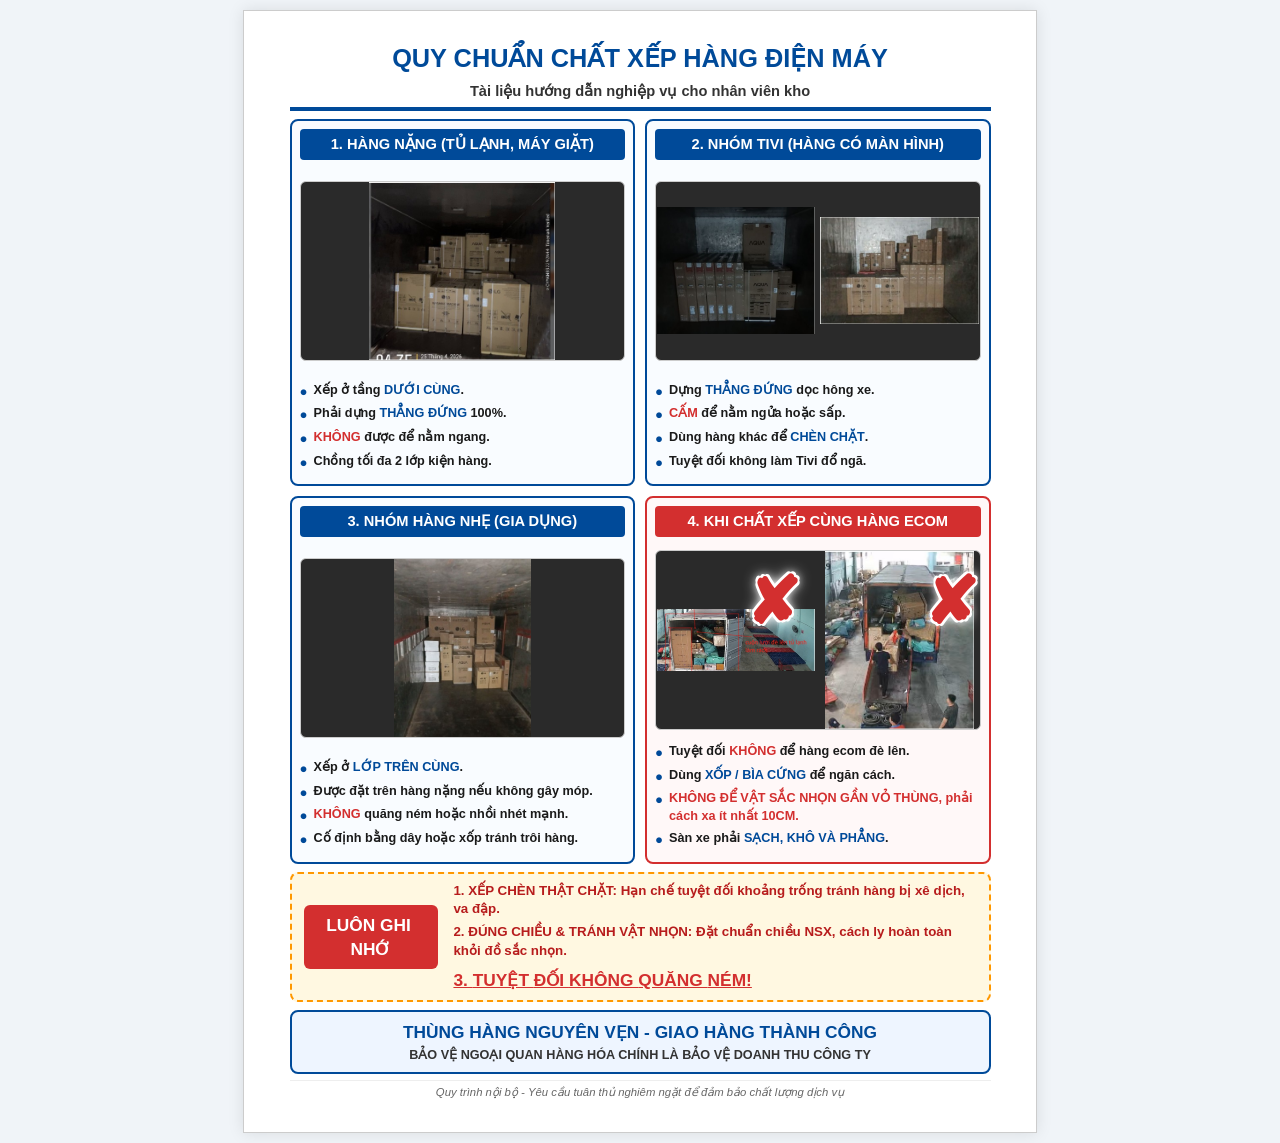
<file: chất xếp.html>
<!DOCTYPE html>
<html lang="vi">
<head>
    <meta charset="UTF-8">
    <meta name="viewport" content="width=device-width, initial-scale=1.0">
    <title>QUY CHUẨN CHẤT XẾP HÀNG ĐIỆN MÁY</title>
    <style>
        * { box-sizing: border-box; margin: 0; padding: 0; }
        :root {
            --primary: #004a99;
            --secondary: #0066cc;
            --danger: #d32f2f;
            --warning: #ff9800;
            --bg: #f0f4f8;
        }
        body {
            font-family: Arial, Tahoma, sans-serif;
            background-color: var(--bg);
            display: flex;
            justify-content: center;
            padding: 10px;
            color: #1a1a1a;
            line-height: 1.4;
        }
        .a4-page {
            width: 210mm;
            height: 297mm;
            max-width: 100%;
            background: white;
            padding: 8mm 12mm; 
            box-shadow: 0 0 15px rgba(0,0,0,0.1);
            display: flex;
            flex-direction: column;
            overflow: hidden; 
            border: 1px solid #ccc;
        }
        header {
            text-align: center;
            border-bottom: 4px solid var(--primary);
            padding-bottom: 6px;
            margin-bottom: 8px;
        }
        h1 {
            font-size: 19pt;
            color: var(--primary);
            margin: 0;
            text-transform: uppercase;
            font-weight: 900;
        }
        .sub-header {
            font-size: 11pt;
            font-weight: bold;
            color: #333;
            margin-top: 4px;
        }
        .main-grid {
            display: grid;
            grid-template-columns: 1fr 1fr;
            grid-template-rows: 1fr 1fr;
            gap: 10px;
            flex-grow: 1;
        }
        .section-box {
            border: 2px solid var(--primary);
            border-radius: 8px;
            padding: 8px;
            background: #f9fcff;
            display: flex;
            flex-direction: column;
            justify-content: space-between;
        }
        .section-title {
            background: var(--primary);
            color: white;
            padding: 5px;
            font-weight: bold;
            font-size: 11pt;
            border-radius: 4px;
            margin-bottom: 8px;
            text-align: center;
            text-transform: uppercase;
        }
        .image-frame {
            height: 180px; /* Thu nhỏ từ 230px xuống 180px để nhường chỗ cho phần Cốt Lõi */
            width: 100%;
            border: 1px solid #ccc;
            border-radius: 6px;
            overflow: hidden;
            margin-bottom: 8px;
            background: #2a2a2a;
            display: flex;
            align-items: center;
            justify-content: center;
            gap: 5px;
        }
        .image-frame img {
            width: 100%;
            height: 100%;
            object-fit: contain; 
        }
        .image-frame.split img {
            width: 49%;
            object-fit: contain; 
        }
        .rules {
            list-style: none;
            padding: 0;
            margin: 0;
            flex-grow: 0; 
        }
        .rule-item {
            margin-bottom: 4px;
            font-size: 9.5pt;
            display: flex;
            align-items: flex-start;
            font-weight: bold;
            word-wrap: break-word;
            text-align: left;
        }
        .rule-item::before {
            content: "●";
            color: var(--primary);
            margin-right: 6px;
            font-size: 10pt;
            margin-top: 1px;
        }
        
        /* Phần nhấn mạnh mới thêm */
        .core-points {
            background: #fff8e1;
            border: 2px dashed var(--warning);
            padding: 8px 12px;
            margin-top: 8px;
            border-radius: 8px;
            flex-shrink: 0;
            display: flex;
            align-items: center;
        }
        .core-title {
            background: var(--danger);
            color: white;
            font-weight: 900;
            font-size: 13pt;
            padding: 8px 12px;
            border-radius: 6px;
            margin-right: 15px;
            text-align: center;
            white-space: nowrap;
            text-transform: uppercase;
        }
        .core-list {
            display: flex;
            flex-direction: column;
            gap: 4px;
        }
        .core-item {
            font-size: 10pt;
            color: #b71c1c;
            font-weight: bold;
        }

        .slogan-area {
            background: #eef5ff;
            border: 2px solid var(--primary);
            padding: 8px;
            margin-top: 8px;
            border-radius: 8px;
            text-align: center;
            flex-shrink: 0; 
        }
        .slogan-text {
            color: var(--primary);
            font-size: 13pt;
            font-weight: 900;
            text-transform: uppercase;
        }
        .slogan-sub {
            color: #333;
            font-size: 9.5pt;
            margin-top: 2px;
            font-weight: bold;
        }
        .blue { color: var(--primary); }
        .danger { color: var(--danger); }
        
        footer {
            margin-top: 6px;
            text-align: center;
            font-size: 8.5pt;
            color: #666;
            border-top: 1px solid #eee;
            padding-top: 4px;
            font-style: italic;
            flex-shrink: 0;
        }
    </style>
</head>
<body>
    <div class="a4-page">
        <header>
            <h1>QUY&nbsp;<wbr>CHUẨN&nbsp;<wbr>CHẤT&nbsp;<wbr>XẾP&nbsp;<wbr>HÀNG&nbsp;<wbr>ĐIỆN&nbsp;<wbr>MÁY</h1>
            <div class="sub-header">Tài&nbsp;<wbr>liệu&nbsp;<wbr>hướng&nbsp;<wbr>dẫn&nbsp;<wbr>nghiệp&nbsp;<wbr>vụ&nbsp;<wbr>cho&nbsp;<wbr>nhân&nbsp;<wbr>viên&nbsp;<wbr>kho</div>
        </header>

        <div class="main-grid">
            <!-- Nhóm 1: Hàng Nặng -->
            <div class="section-box">
                <div class="section-title">1.&nbsp;<wbr>HÀNG&nbsp;<wbr>NẶNG&nbsp;<wbr>(TỦ&nbsp;<wbr>LẠNH,&nbsp;<wbr>MÁY&nbsp;<wbr>GIẶT)</div>
                <div class="image-frame">
                    <img src="hinh1.png.jpg" alt="Hàng nặng">
                </div>
                <ul class="rules">
                    <li class="rule-item">Xếp&nbsp;<wbr>ở&nbsp;<wbr>tầng&nbsp;<wbr><span class="blue">DƯỚI&nbsp;<wbr>CÙNG</span>.</li>
                    <li class="rule-item">Phải&nbsp;<wbr>dựng&nbsp;<wbr><span class="blue">THẲNG&nbsp;<wbr>ĐỨNG</span>&nbsp;<wbr>100%.</li>
                    <li class="rule-item"><span class="danger">KHÔNG</span>&nbsp;<wbr>được&nbsp;<wbr>để&nbsp;<wbr>nằm&nbsp;<wbr>ngang.</li>
                    <li class="rule-item">Chồng&nbsp;<wbr>tối&nbsp;<wbr>đa&nbsp;<wbr>2&nbsp;<wbr>lớp&nbsp;<wbr>kiện&nbsp;<wbr>hàng.</li>
                </ul>
            </div>

            <!-- Nhóm 2: Tivi -->
            <div class="section-box">
                <div class="section-title">2.&nbsp;<wbr>NHÓM&nbsp;<wbr>TIVI&nbsp;<wbr>(HÀNG&nbsp;<wbr>CÓ&nbsp;<wbr>MÀN&nbsp;<wbr>HÌNH)</div>
                <div class="image-frame split">
                    <img src="hinh2.png.jpg" alt="Tivi 1">
                    <img src="hinh3.png.jpg" alt="Tivi 2">
                </div>
                <ul class="rules">
                    <li class="rule-item">Dựng&nbsp;<wbr><span class="blue">THẲNG&nbsp;<wbr>ĐỨNG</span>&nbsp;<wbr>dọc&nbsp;<wbr>hông&nbsp;<wbr>xe.</li>
                    <li class="rule-item"><span class="danger">CẤM</span>&nbsp;<wbr>để&nbsp;<wbr>nằm&nbsp;<wbr>ngửa&nbsp;<wbr>hoặc&nbsp;<wbr>sấp.</li>
                    <li class="rule-item">Dùng&nbsp;<wbr>hàng&nbsp;<wbr>khác&nbsp;<wbr>để&nbsp;<wbr><span class="blue">CHÈN&nbsp;<wbr>CHẶT</span>.</li>
                    <li class="rule-item">Tuyệt&nbsp;<wbr>đối&nbsp;<wbr>không&nbsp;<wbr>làm&nbsp;<wbr>Tivi&nbsp;<wbr>đổ&nbsp;<wbr>ngã.</li>
                </ul>
            </div>

            <!-- Nhóm 3: Hàng Nhẹ -->
            <div class="section-box">
                <div class="section-title">3.&nbsp;<wbr>NHÓM&nbsp;<wbr>HÀNG&nbsp;<wbr>NHẸ&nbsp;<wbr>(GIA&nbsp;<wbr>DỤNG)</div>
                <div class="image-frame">
                    <img src="hinh4.png.jpg" alt="Hàng nhẹ">
                </div>
                <ul class="rules">
                    <li class="rule-item">Xếp&nbsp;<wbr>ở&nbsp;<wbr><span class="blue">LỚP&nbsp;<wbr>TRÊN&nbsp;<wbr>CÙNG</span>.</li>
                    <li class="rule-item">Được&nbsp;<wbr>đặt&nbsp;<wbr>trên&nbsp;<wbr>hàng&nbsp;<wbr>nặng&nbsp;<wbr>nếu&nbsp;<wbr>không&nbsp;<wbr>gây&nbsp;<wbr>móp.</li>
                    <li class="rule-item"><span class="danger">KHÔNG</span>&nbsp;<wbr>quăng&nbsp;<wbr>ném&nbsp;<wbr>hoặc&nbsp;<wbr>nhồi&nbsp;<wbr>nhét&nbsp;<wbr>mạnh.</li>
                    <li class="rule-item">Cố&nbsp;<wbr>định&nbsp;<wbr>bằng&nbsp;<wbr>dây&nbsp;<wbr>hoặc&nbsp;<wbr>xốp&nbsp;<wbr>tránh&nbsp;<wbr>trôi&nbsp;<wbr>hàng.</li>
                </ul>
            </div>

            <!-- Nhóm 4: Cùng Hàng Ecom -->
            <div class="section-box" style="border-color: #d32f2f; background: #fff8f8;">
                <div class="section-title" style="background: #d32f2f;">4.&nbsp;<wbr>KHI&nbsp;<wbr>CHẤT&nbsp;<wbr>XẾP&nbsp;<wbr>CÙNG&nbsp;<wbr>HÀNG&nbsp;<wbr>ECOM</div>
                <div class="image-frame split" style="position: relative;">
                    <img src="hinh5.png.jpg" alt="Ecom Sai 1">
                    <img src="hinh6.png.jpg" alt="Ecom Sai 2">
                    
                    <!-- Dấu Chéo Đỏ nhỏ góc trên phải cho hình bên trái -->
                    <div style="position: absolute; left: 0; top: 0; width: 49%; height: 100%; display: flex; justify-content: flex-end; align-items: flex-start; padding: 5px 15px; pointer-events: none;">
                        <span style="color: #d32f2f; font-size: 65px; font-weight: bold; text-shadow: 0 0 8px white, 0 0 15px white, 2px 2px 0 white, -2px -2px 0 white, 2px -2px 0 white, -2px 2px 0 white;">&#10008;</span>
                    </div>

                    <!-- Dấu Chéo Đỏ nhỏ sát góc phải cho hình bên phải -->
                    <div style="position: absolute; right: 0; top: 0; width: 49%; height: 100%; display: flex; justify-content: flex-end; align-items: flex-start; padding: 5px 2px; pointer-events: none;">
                        <span style="color: #d32f2f; font-size: 65px; font-weight: bold; text-shadow: 0 0 8px white, 0 0 15px white, 2px 2px 0 white, -2px -2px 0 white, 2px -2px 0 white, -2px 2px 0 white;">&#10008;</span>
                    </div>
                </div>
                <ul class="rules">
                    <li class="rule-item">Tuyệt&nbsp;<wbr>đối&nbsp;<wbr><span class="danger">KHÔNG</span>&nbsp;<wbr>để&nbsp;<wbr>hàng&nbsp;<wbr>ecom&nbsp;<wbr>đè&nbsp;<wbr>lên.</li>
                    <li class="rule-item">Dùng&nbsp;<wbr><span class="blue">XỐP&nbsp;<wbr>/&nbsp;<wbr>BÌA&nbsp;<wbr>CỨNG</span>&nbsp;<wbr>để&nbsp;<wbr>ngăn&nbsp;<wbr>cách.</li>
                    <li class="rule-item"><span class="danger">KHÔNG&nbsp;<wbr>ĐỂ&nbsp;<wbr>VẬT&nbsp;<wbr>SẮC&nbsp;<wbr>NHỌN&nbsp;<wbr>GẦN&nbsp;<wbr>VỎ&nbsp;<wbr>THÙNG,&nbsp;<wbr>phải&nbsp;<wbr>cách&nbsp;<wbr>xa&nbsp;<wbr>ít&nbsp;<wbr>nhất&nbsp;<wbr>10CM.</span></li>
                    <li class="rule-item">Sàn&nbsp;<wbr>xe&nbsp;<wbr>phải&nbsp;<wbr><span class="blue">SẠCH,&nbsp;<wbr>KHÔ&nbsp;<wbr>VÀ&nbsp;<wbr>PHẲNG</span>.</li>
                </ul>
            </div>
        </div>

        <!-- PHẦN GHI NHỚ CỐT LÕI -->
        <div class="core-points">
            <div class="core-title">LUÔN&nbsp;<wbr>GHI&nbsp;<wbr>NHỚ</div>
            <div class="core-list">
                <div class="core-item">1.&nbsp;<wbr>XẾP&nbsp;<wbr>CHÈN&nbsp;<wbr>THẬT&nbsp;<wbr>CHẶT:&nbsp;<wbr>Hạn&nbsp;<wbr>chế&nbsp;<wbr>tuyệt&nbsp;<wbr>đối&nbsp;<wbr>khoảng&nbsp;<wbr>trống&nbsp;<wbr>tránh&nbsp;<wbr>hàng&nbsp;<wbr>bị&nbsp;<wbr>xê&nbsp;<wbr>dịch,&nbsp;<wbr>va&nbsp;<wbr>đập.</div>
                <div class="core-item">2.&nbsp;<wbr>ĐÚNG&nbsp;<wbr>CHIỀU&nbsp;<wbr>&&nbsp;<wbr>TRÁNH&nbsp;<wbr>VẬT&nbsp;<wbr>NHỌN:&nbsp;<wbr>Đặt&nbsp;<wbr>chuẩn&nbsp;<wbr>chiều&nbsp;<wbr>NSX,&nbsp;<wbr>cách&nbsp;<wbr>ly&nbsp;<wbr>hoàn&nbsp;<wbr>toàn&nbsp;<wbr>khỏi&nbsp;<wbr>đồ&nbsp;<wbr>sắc&nbsp;<wbr>nhọn.</div>
                <div class="core-item" style="font-size: 13pt; color: #d32f2f; text-decoration: underline; margin-top: 4px; font-weight: 900;">3.&nbsp;<wbr>TUYỆT&nbsp;<wbr>ĐỐI&nbsp;<wbr>KHÔNG&nbsp;<wbr>QUĂNG&nbsp;<wbr>NÉM!</div>
            </div>
        </div>

        <div class="slogan-area">
            <div class="slogan-text">THÙNG&nbsp;<wbr>HÀNG&nbsp;<wbr>NGUYÊN&nbsp;<wbr>VẸN&nbsp;<wbr>-&nbsp;<wbr>GIAO&nbsp;<wbr>HÀNG&nbsp;<wbr>THÀNH&nbsp;<wbr>CÔNG</div>
            <div class="slogan-sub">BẢO&nbsp;<wbr>VỆ&nbsp;<wbr>NGOẠI&nbsp;<wbr>QUAN&nbsp;<wbr>HÀNG&nbsp;<wbr>HÓA&nbsp;<wbr>CHÍNH&nbsp;<wbr>LÀ&nbsp;<wbr>BẢO&nbsp;<wbr>VỆ&nbsp;<wbr>DOANH&nbsp;<wbr>THU&nbsp;<wbr>CÔNG&nbsp;<wbr>TY</div>
        </div>

        <footer>
            Quy&nbsp;<wbr>trình&nbsp;<wbr>nội&nbsp;<wbr>bộ&nbsp;<wbr>-&nbsp;<wbr>Yêu&nbsp;<wbr>cầu&nbsp;<wbr>tuân&nbsp;<wbr>thủ&nbsp;<wbr>nghiêm&nbsp;<wbr>ngặt&nbsp;<wbr>để&nbsp;<wbr>đảm&nbsp;<wbr>bảo&nbsp;<wbr>chất&nbsp;<wbr>lượng&nbsp;<wbr>dịch&nbsp;<wbr>vụ
        </footer>
    </div>
</body>
</html>
</file>
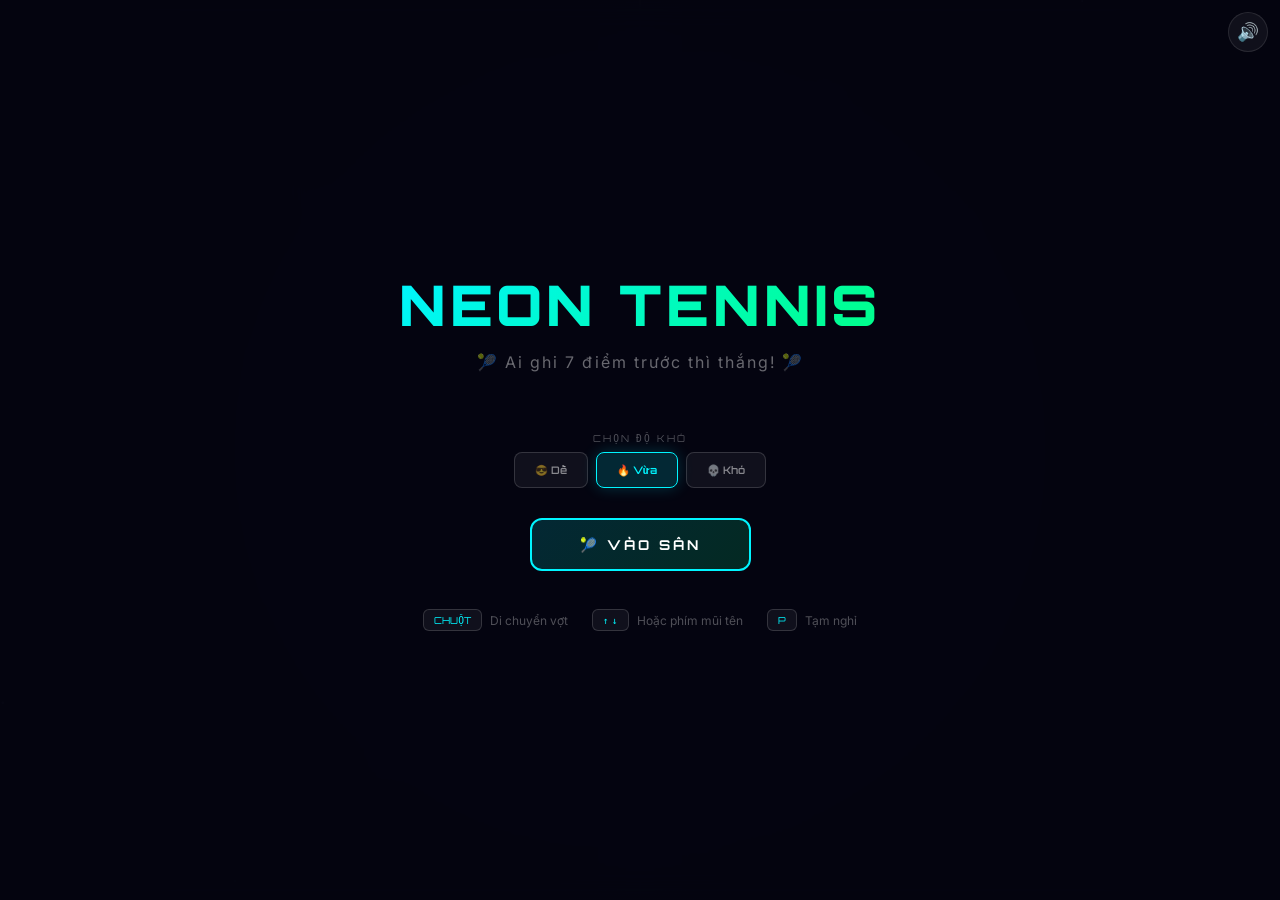
<file: game.html>
<!DOCTYPE html>
<html lang="vi">
<head>
    <meta charset="UTF-8">
    <meta name="viewport" content="width=device-width, initial-scale=1.0">
    <title>🎾 Neon Tennis - Đánh Banh Giải Trí</title>
    <link href="https://fonts.googleapis.com/css2?family=Orbitron:wght@400;500;600;700;800;900&family=Inter:wght@300;400;500;600;700&display=swap" rel="stylesheet">
    <style>
        :root {
            --neon-cyan: #00f5ff;
            --neon-pink: #ff00e5;
            --neon-green: #00ff88;
            --neon-yellow: #ffee00;
            --neon-orange: #ff6b00;
            --neon-red: #ff0044;
            --font-display: 'Orbitron', monospace;
            --font-body: 'Inter', sans-serif;
        }
        * { margin: 0; padding: 0; box-sizing: border-box; }
        body {
            background: #050510;
            overflow: hidden;
            font-family: var(--font-body);
            user-select: none;
            -webkit-user-select: none;
        }
        canvas { display: block; }

        /* --- Overlays --- */
        .overlay {
            position: fixed; top: 0; left: 0;
            width: 100%; height: 100%;
            background: rgba(5,5,16,0.92);
            backdrop-filter: blur(15px);
            display: flex; flex-direction: column;
            align-items: center; justify-content: center;
            z-index: 100; opacity: 0; pointer-events: none;
            transition: opacity 0.4s ease;
        }
        .overlay.active { opacity: 1; pointer-events: all; }

        .overlay-title {
            font-family: var(--font-display);
            font-size: 3.5rem; font-weight: 900;
            letter-spacing: 4px; margin-bottom: 12px;
            background: linear-gradient(135deg, var(--neon-cyan), var(--neon-green));
            -webkit-background-clip: text; -webkit-text-fill-color: transparent;
            background-clip: text;
        }
        .overlay-sub {
            font-size: 1rem; color: rgba(255,255,255,0.4);
            margin-bottom: 36px; letter-spacing: 2px;
        }

        .btn {
            font-family: var(--font-display);
            font-size: 0.85rem; font-weight: 700;
            letter-spacing: 3px; text-transform: uppercase;
            padding: 16px 48px; border-radius: 12px;
            cursor: pointer; transition: all 0.3s ease;
            position: relative; overflow: hidden; color: white;
            border: 2px solid var(--neon-cyan);
            background: linear-gradient(135deg, rgba(0,245,255,0.15), rgba(0,255,136,0.15));
            margin: 6px;
        }
        .btn:hover {
            background: linear-gradient(135deg, rgba(0,245,255,0.3), rgba(0,255,136,0.3));
            box-shadow: 0 0 30px rgba(0,245,255,0.4);
            transform: translateY(-3px);
        }
        .btn:active { transform: translateY(0); }

        .btn-group { display: flex; flex-direction: column; gap: 8px; align-items: center; }

        .difficulty-label {
            font-family: var(--font-display);
            font-size: 0.6rem; color: rgba(255,255,255,0.3);
            letter-spacing: 2px; text-transform: uppercase;
            margin-top: 24px; margin-bottom: 8px;
        }

        .diff-btns { display: flex; gap: 8px; }
        .diff-btn {
            font-family: var(--font-display);
            font-size: 0.65rem; font-weight: 600;
            padding: 10px 20px; border-radius: 8px;
            cursor: pointer; transition: all 0.3s;
            border: 1px solid rgba(255,255,255,0.15);
            background: rgba(255,255,255,0.05); color: rgba(255,255,255,0.5);
        }
        .diff-btn.selected {
            border-color: var(--neon-cyan);
            background: rgba(0,245,255,0.15);
            color: var(--neon-cyan);
            box-shadow: 0 0 15px rgba(0,245,255,0.2);
        }
        .diff-btn:hover { border-color: var(--neon-cyan); color: var(--neon-cyan); }

        .controls-hint {
            margin-top: 32px; display: flex; gap: 24px; flex-wrap: wrap; justify-content: center;
        }
        .ctrl { display: flex; align-items: center; gap: 8px; font-size: 0.75rem; color: rgba(255,255,255,0.3); }
        .ctrl-key {
            font-family: var(--font-display); font-size: 0.6rem;
            padding: 4px 10px; border: 1px solid rgba(255,255,255,0.15);
            border-radius: 6px; background: rgba(255,255,255,0.05); color: var(--neon-cyan);
        }

        /* Score overlay */
        .score-flash {
            position: fixed; top: 50%; left: 50%;
            transform: translate(-50%, -50%);
            font-family: var(--font-display); font-size: 5rem; font-weight: 900;
            pointer-events: none; z-index: 50; opacity: 0;
        }
        .score-flash.show { animation: scoreFlash 1s ease-out forwards; }
        @keyframes scoreFlash {
            0% { opacity: 0; transform: translate(-50%,-50%) scale(0.5); }
            15% { opacity: 1; transform: translate(-50%,-50%) scale(1.2); }
            30% { opacity: 1; transform: translate(-50%,-50%) scale(1); }
            100% { opacity: 0; transform: translate(-50%,-60%) scale(0.8); }
        }

        /* Win overlay */
        .win-title {
            font-family: var(--font-display); font-size: 2.5rem; font-weight: 900;
            margin-bottom: 12px;
        }
        .win-title.player-win {
            color: var(--neon-green); text-shadow: 0 0 40px rgba(0,255,136,0.6);
        }
        .win-title.ai-win {
            color: var(--neon-red); text-shadow: 0 0 40px rgba(255,0,68,0.6);
        }
        .win-score {
            font-family: var(--font-display); font-size: 1.5rem;
            color: var(--neon-cyan); margin-bottom: 24px;
        }
        .win-msg {
            color: rgba(255,255,255,0.4); font-size: 0.85rem; margin-bottom: 24px;
        }

        /* Sound */
        .sound-btn {
            position: fixed; top: 12px; right: 12px; z-index: 200;
            width: 40px; height: 40px; border-radius: 50%;
            background: rgba(255,255,255,0.05); border: 1px solid rgba(255,255,255,0.1);
            color: white; font-size: 1.1rem; cursor: pointer;
            display: flex; align-items: center; justify-content: center;
            transition: all 0.2s;
        }
        .sound-btn:hover {
            background: rgba(255,255,255,0.1);
            border-color: var(--neon-cyan);
            box-shadow: 0 0 15px rgba(0,245,255,0.3);
        }

        @media (max-width: 600px) {
            .overlay-title { font-size: 2rem; }
            .controls-hint { display: none; }
        }
    </style>
</head>
<body>
    <canvas id="c"></canvas>

    <div class="score-flash" id="scoreFlash"></div>
    <button class="sound-btn" id="soundBtn">🔊</button>

    <!-- Start -->
    <div class="overlay active" id="startOverlay">
        <div class="overlay-title">NEON TENNIS</div>
        <div class="overlay-sub">🎾 Ai ghi 7 điểm trước thì thắng! 🎾</div>

        <div class="difficulty-label">Chọn độ khó</div>
        <div class="diff-btns" id="diffBtns">
            <button class="diff-btn" data-diff="easy" onclick="selectDiff('easy',this)">😎 Dễ</button>
            <button class="diff-btn selected" data-diff="medium" onclick="selectDiff('medium',this)">🔥 Vừa</button>
            <button class="diff-btn" data-diff="hard" onclick="selectDiff('hard',this)">💀 Khó</button>
        </div>

        <div style="margin-top:24px">
            <button class="btn" onclick="startGame()">🎾 VÀO SÂN</button>
        </div>

        <div class="controls-hint">
            <div class="ctrl"><span class="ctrl-key">CHUỘT</span> Di chuyển vợt</div>
            <div class="ctrl"><span class="ctrl-key">↑ ↓</span> Hoặc phím mũi tên</div>
            <div class="ctrl"><span class="ctrl-key">P</span> Tạm nghỉ</div>
        </div>
    </div>

    <!-- Pause -->
    <div class="overlay" id="pauseOverlay">
        <div class="overlay-title" style="font-size:2rem;">⏸ TẠM NGHỈ</div>
        <div class="overlay-sub">Uống miếng nước đi Wind! ☕</div>
        <button class="btn" onclick="togglePause()">▶ TIẾP TỤC</button>
    </div>

    <!-- Game Over -->
    <div class="overlay" id="winOverlay">
        <div class="win-title" id="winTitle">🏆</div>
        <div class="win-score" id="winScore">0 - 0</div>
        <div class="win-msg" id="winMsg"></div>
        <button class="btn" onclick="startGame()">🔄 ĐẤU LẠI</button>
    </div>

    <script>
    /* ========================================
       NEON TENNIS - Premium Pong Game
       ======================================== */

    const canvas = document.getElementById('c');
    const ctx = canvas.getContext('2d');

    function resize() {
        canvas.width = window.innerWidth;
        canvas.height = window.innerHeight;
    }
    resize();
    window.addEventListener('resize', resize);

    // ===== AUDIO =====
    let audioCtx = null, soundOn = true;
    function initAudio() { if (!audioCtx) audioCtx = new (window.AudioContext || window.webkitAudioContext)(); }
    function tone(f, type='square', d=0.08, v=0.1) {
        if (!soundOn || !audioCtx) return;
        try {
            const o = audioCtx.createOscillator(), g = audioCtx.createGain();
            o.type = type; o.frequency.value = f;
            g.gain.setValueAtTime(v, audioCtx.currentTime);
            g.gain.exponentialRampToValueAtTime(0.001, audioCtx.currentTime + d);
            o.connect(g); g.connect(audioCtx.destination);
            o.start(); o.stop(audioCtx.currentTime + d);
        } catch(e){}
    }
    const SFX = {
        hit: () => { tone(500,'triangle',0.08,0.12); tone(700,'sine',0.05,0.06); },
        wall: () => tone(300,'sine',0.06,0.08),
        score: () => { [600,800,1000].forEach((f,i) => setTimeout(()=>tone(f,'triangle',0.12,0.1),i*60)); },
        lose: () => { [300,200,100].forEach((f,i) => setTimeout(()=>tone(f,'sawtooth',0.2,0.1),i*100)); },
        powerHit: () => { tone(900,'square',0.12,0.15); tone(1100,'sine',0.08,0.08); },
        win: () => { [500,600,700,800,1000,1200].forEach((f,i) => setTimeout(()=>tone(f,'triangle',0.15,0.1),i*70)); },
    };

    document.getElementById('soundBtn').onclick = () => {
        initAudio(); soundOn = !soundOn;
        document.getElementById('soundBtn').textContent = soundOn ? '🔊' : '🔇';
    };

    // ===== GAME CONFIG =====
    const WIN_SCORE = 7;
    const DIFFICULTIES = {
        easy:   { aiSpeed: 3.5, aiReact: 0.04, aiError: 40 },
        medium: { aiSpeed: 5,   aiReact: 0.07, aiError: 15 },
        hard:   { aiSpeed: 7,   aiReact: 0.12, aiError: 5  },
    };
    let difficulty = 'medium';

    function selectDiff(d, el) {
        difficulty = d;
        document.querySelectorAll('.diff-btn').forEach(b => b.classList.remove('selected'));
        el.classList.add('selected');
    }

    // ===== STATE =====
    let state = 'idle'; // idle, playing, paused, over
    let playerScore = 0, aiScore = 0;
    let ball, playerPaddle, aiPaddle;
    let particles = [], trails = [];
    let stars = [];
    let rallyCount = 0;
    let shakeAmount = 0;
    let mouseY = 0, keysDown = {};
    let frameCount = 0;
    let serveTimer = 0;
    let lastHitter = ''; // 'player' or 'ai'

    // ===== CONSTANTS =====
    const PADDLE_W = 14;
    const PADDLE_H_BASE = 100;
    const BALL_R = 8;
    const PADDLE_MARGIN = 50;
    const BALL_SPEED_BASE = 7;
    const BALL_SPEED_MAX = 16;

    // ===== STARS =====
    function makeStars() {
        stars = [];
        for (let i = 0; i < 150; i++) {
            stars.push({
                x: Math.random()*canvas.width, y: Math.random()*canvas.height,
                r: Math.random()*1.5+0.3, a: Math.random()*0.4+0.1,
                s: Math.random()*0.3+0.1
            });
        }
    }
    makeStars();

    function drawStars() {
        stars.forEach(s => {
            s.y += s.s;
            if (s.y > canvas.height) { s.y = 0; s.x = Math.random()*canvas.width; }
            ctx.fillStyle = `rgba(150,170,255,${s.a + Math.sin(frameCount*0.015+s.x)*0.1})`;
            ctx.beginPath(); ctx.arc(s.x, s.y, s.r, 0, Math.PI*2); ctx.fill();
        });
    }

    // ===== CREATE OBJECTS =====
    function createBall(dir) {
        const angle = (Math.random()*0.8 - 0.4); // slight random angle
        const speed = BALL_SPEED_BASE;
        return {
            x: canvas.width/2, y: canvas.height/2,
            vx: Math.cos(angle) * speed * dir,
            vy: Math.sin(angle) * speed,
            r: BALL_R,
            speed: speed,
            smashTrail: false
        };
    }

    function createPaddle(x) {
        return {
            x: x, y: canvas.height/2,
            w: PADDLE_W, h: PADDLE_H_BASE,
            vy: 0, targetY: canvas.height/2,
            glow: 0
        };
    }

    // ===== COURT DRAWING =====
    function drawCourt() {
        const cx = canvas.width/2;

        // Center line (dashed)
        ctx.setLineDash([12, 8]);
        ctx.strokeStyle = 'rgba(255,255,255,0.06)';
        ctx.lineWidth = 2;
        ctx.beginPath();
        ctx.moveTo(cx, 0); ctx.lineTo(cx, canvas.height);
        ctx.stroke();
        ctx.setLineDash([]);

        // Center circle
        ctx.strokeStyle = 'rgba(255,255,255,0.04)';
        ctx.lineWidth = 1.5;
        ctx.beginPath();
        ctx.arc(cx, canvas.height/2, 60, 0, Math.PI*2);
        ctx.stroke();

        // Court borders
        ctx.strokeStyle = 'rgba(0,245,255,0.08)';
        ctx.lineWidth = 2;
        ctx.strokeRect(PADDLE_MARGIN - 20, 10, canvas.width - (PADDLE_MARGIN-20)*2, canvas.height - 20);

        // Net glow at center
        const netGrad = ctx.createLinearGradient(cx, 0, cx, canvas.height);
        netGrad.addColorStop(0, 'transparent');
        netGrad.addColorStop(0.3, 'rgba(0,245,255,0.06)');
        netGrad.addColorStop(0.5, 'rgba(0,245,255,0.1)');
        netGrad.addColorStop(0.7, 'rgba(0,245,255,0.06)');
        netGrad.addColorStop(1, 'transparent');
        ctx.fillStyle = netGrad;
        ctx.fillRect(cx - 1, 0, 2, canvas.height);
    }

    // ===== SCORES DISPLAY =====
    function drawScores() {
        const cx = canvas.width/2;

        // Player score (left)
        ctx.font = `bold 72px ${getComputedStyle(document.documentElement).getPropertyValue('--font-display')}`;
        ctx.textAlign = 'center';
        ctx.textBaseline = 'top';
        ctx.fillStyle = 'rgba(0, 255, 136, 0.15)';
        ctx.fillText(playerScore, cx - 100, 30);

        // AI score (right)
        ctx.fillStyle = 'rgba(255, 0, 68, 0.15)';
        ctx.fillText(aiScore, cx + 100, 30);

        // Labels
        ctx.font = `600 11px ${getComputedStyle(document.documentElement).getPropertyValue('--font-display')}`;
        ctx.fillStyle = 'rgba(255,255,255,0.2)';
        ctx.fillText('WIND', cx - 100, 110);
        ctx.fillText('CPU', cx + 100, 110);

        // Rally counter
        if (rallyCount > 2 && state === 'playing' && serveTimer <= 0) {
            ctx.font = `700 14px ${getComputedStyle(document.documentElement).getPropertyValue('--font-display')}`;
            ctx.fillStyle = `rgba(255, 238, 0, ${0.3 + Math.sin(frameCount*0.08)*0.15})`;
            ctx.fillText(`RALLY ${rallyCount}`, cx, canvas.height - 30);
        }
    }

    // ===== PADDLE DRAWING =====
    function drawPaddle(p, color, glowColor) {
        ctx.save();

        // Glow effect on hit
        if (p.glow > 0) {
            ctx.shadowColor = glowColor;
            ctx.shadowBlur = 30 * p.glow;
            p.glow -= 0.04;
        }

        // Paddle body
        const grad = ctx.createLinearGradient(p.x - p.w/2, 0, p.x + p.w/2, 0);
        grad.addColorStop(0, color);
        grad.addColorStop(0.5, glowColor);
        grad.addColorStop(1, color);
        ctx.fillStyle = grad;

        const radius = p.w / 2;
        ctx.beginPath();
        ctx.roundRect(p.x - p.w/2, p.y - p.h/2, p.w, p.h, radius);
        ctx.fill();

        // Center line accent
        ctx.fillStyle = 'rgba(255,255,255,0.3)';
        ctx.fillRect(p.x - 1, p.y - p.h/2 + 8, 2, p.h - 16);

        // Edge highlights
        ctx.fillStyle = 'rgba(255,255,255,0.15)';
        ctx.beginPath();
        ctx.roundRect(p.x - p.w/2 + 2, p.y - p.h/2 + 2, p.w - 4, p.h/4, [radius, radius, 0, 0]);
        ctx.fill();

        ctx.restore();
    }

    // ===== BALL DRAWING =====
    function drawBall() {
        if (serveTimer > 0) return;

        // Trail
        trails.forEach((t, i) => {
            ctx.globalAlpha = t.a;
            ctx.fillStyle = t.smash ? '#ffee00' : '#00f5ff';
            ctx.beginPath();
            ctx.arc(t.x, t.y, ball.r * t.a * 0.8, 0, Math.PI*2);
            ctx.fill();
            ctx.globalAlpha = 1;
            t.a -= 0.04;
        });
        trails = trails.filter(t => t.a > 0);

        // Ball glow
        const glow = ctx.createRadialGradient(ball.x, ball.y, 0, ball.x, ball.y, ball.r * 3);
        const isSmash = ball.smashTrail;
        glow.addColorStop(0, isSmash ? 'rgba(255,238,0,0.3)' : 'rgba(0,245,255,0.3)');
        glow.addColorStop(1, 'transparent');
        ctx.fillStyle = glow;
        ctx.fillRect(ball.x - ball.r*3, ball.y - ball.r*3, ball.r*6, ball.r*6);

        // Ball body
        ctx.fillStyle = isSmash ? '#ffee00' : '#fff';
        ctx.shadowColor = isSmash ? '#ffee00' : '#00f5ff';
        ctx.shadowBlur = 15;
        ctx.beginPath();
        ctx.arc(ball.x, ball.y, ball.r, 0, Math.PI*2);
        ctx.fill();

        // Tennis ball lines
        ctx.shadowBlur = 0;
        ctx.strokeStyle = isSmash ? 'rgba(255,150,0,0.5)' : 'rgba(0,200,255,0.4)';
        ctx.lineWidth = 1.5;
        ctx.beginPath();
        ctx.arc(ball.x, ball.y, ball.r * 0.6, -0.8, 0.8);
        ctx.stroke();
        ctx.beginPath();
        ctx.arc(ball.x, ball.y, ball.r * 0.6, Math.PI - 0.8, Math.PI + 0.8);
        ctx.stroke();

        ctx.shadowBlur = 0;
    }

    // ===== PARTICLES =====
    function spawnHitParticles(x, y, color, count = 12) {
        for (let i = 0; i < count; i++) {
            const a = Math.random()*Math.PI*2;
            const sp = Math.random()*5 + 2;
            particles.push({
                x, y, vx: Math.cos(a)*sp, vy: Math.sin(a)*sp,
                r: Math.random()*3+1, color, life: 1, decay: Math.random()*0.03+0.02
            });
        }
    }

    function spawnScoreExplosion(x, y, color) {
        for (let i = 0; i < 30; i++) {
            const a = Math.random()*Math.PI*2;
            const sp = Math.random()*8 + 3;
            particles.push({
                x, y, vx: Math.cos(a)*sp, vy: Math.sin(a)*sp,
                r: Math.random()*4+2, color, life: 1, decay: Math.random()*0.015+0.01
            });
        }
    }

    function updateParticles() {
        for (let i = particles.length-1; i >= 0; i--) {
            const p = particles[i];
            p.x += p.vx; p.y += p.vy;
            p.vx *= 0.96; p.vy *= 0.96;
            p.life -= p.decay;
            if (p.life <= 0) particles.splice(i, 1);
        }
    }

    function drawParticles() {
        particles.forEach(p => {
            ctx.globalAlpha = p.life;
            ctx.fillStyle = p.color;
            ctx.shadowColor = p.color;
            ctx.shadowBlur = 6;
            ctx.beginPath();
            ctx.arc(p.x, p.y, p.r * p.life, 0, Math.PI*2);
            ctx.fill();
        });
        ctx.globalAlpha = 1;
        ctx.shadowBlur = 0;
    }

    // ===== GAME LOGIC =====
    function updateBall() {
        if (serveTimer > 0) {
            serveTimer--;
            return;
        }

        // Add trail
        if (frameCount % 2 === 0) {
            trails.push({ x: ball.x, y: ball.y, a: 0.5, smash: ball.smashTrail });
        }

        ball.x += ball.vx;
        ball.y += ball.vy;

        // Wall bounce (top/bottom)
        if (ball.y - ball.r <= 0) {
            ball.y = ball.r;
            ball.vy *= -1;
            SFX.wall();
            spawnHitParticles(ball.x, ball.y, 'rgba(0,245,255,0.6)', 6);
        }
        if (ball.y + ball.r >= canvas.height) {
            ball.y = canvas.height - ball.r;
            ball.vy *= -1;
            SFX.wall();
            spawnHitParticles(ball.x, ball.y, 'rgba(0,245,255,0.6)', 6);
        }

        // Paddle collision - Player (left)
        if (ball.vx < 0 && ball.x - ball.r <= playerPaddle.x + playerPaddle.w/2 && ball.x - ball.r >= playerPaddle.x - playerPaddle.w/2 - 5) {
            if (ball.y >= playerPaddle.y - playerPaddle.h/2 - ball.r && ball.y <= playerPaddle.y + playerPaddle.h/2 + ball.r) {
                handlePaddleHit(playerPaddle, 1);
                lastHitter = 'player';
            }
        }

        // Paddle collision - AI (right)
        if (ball.vx > 0 && ball.x + ball.r >= aiPaddle.x - aiPaddle.w/2 && ball.x + ball.r <= aiPaddle.x + aiPaddle.w/2 + 5) {
            if (ball.y >= aiPaddle.y - aiPaddle.h/2 - ball.r && ball.y <= aiPaddle.y + aiPaddle.h/2 + ball.r) {
                handlePaddleHit(aiPaddle, -1);
                lastHitter = 'ai';
            }
        }

        // Score - ball goes past left
        if (ball.x < -30) {
            aiScore++;
            onScore('ai');
        }
        // Score - ball goes past right
        if (ball.x > canvas.width + 30) {
            playerScore++;
            onScore('player');
        }
    }

    function handlePaddleHit(paddle, dir) {
        // Where on paddle was hit? (-1 to 1)
        const hitPos = (ball.y - paddle.y) / (paddle.h / 2);
        const clampedHit = Math.max(-1, Math.min(1, hitPos));

        // Increase speed slightly with each rally
        rallyCount++;
        const speedBoost = Math.min(rallyCount * 0.3, BALL_SPEED_MAX - BALL_SPEED_BASE);
        const newSpeed = BALL_SPEED_BASE + speedBoost;

        // Angle based on where ball hits paddle
        const maxAngle = Math.PI / 3.5; // ~51 degrees max
        const angle = clampedHit * maxAngle;

        ball.vx = Math.cos(angle) * newSpeed * dir;
        ball.vy = Math.sin(angle) * newSpeed;

        // Prevent ball from getting stuck inside paddle
        if (dir === 1) ball.x = paddle.x + paddle.w/2 + ball.r + 1;
        else ball.x = paddle.x - paddle.w/2 - ball.r - 1;

        // Power hit detection (edge of paddle)
        const isPowerHit = Math.abs(clampedHit) > 0.7;
        ball.smashTrail = isPowerHit;

        if (isPowerHit) {
            SFX.powerHit();
            spawnHitParticles(ball.x, ball.y, '#ffee00', 18);
            shakeAmount = 6;
            paddle.glow = 1;
        } else {
            SFX.hit();
            spawnHitParticles(ball.x, ball.y, dir === 1 ? '#00ff88' : '#ff0044', 10);
            shakeAmount = 2;
            paddle.glow = 0.6;
        }
    }

    function onScore(who) {
        rallyCount = 0;
        trails = [];

        const flash = document.getElementById('scoreFlash');
        if (who === 'player') {
            SFX.score();
            flash.textContent = '🎾 POINT!';
            flash.style.color = '#00ff88';
            flash.style.textShadow = '0 0 40px rgba(0,255,136,0.6)';
            spawnScoreExplosion(PADDLE_MARGIN + 40, canvas.height/2, '#00ff88');
        } else {
            SFX.lose();
            flash.textContent = '💥 LOST';
            flash.style.color = '#ff0044';
            flash.style.textShadow = '0 0 40px rgba(255,0,68,0.6)';
            spawnScoreExplosion(canvas.width - PADDLE_MARGIN - 40, canvas.height/2, '#ff0044');
        }
        flash.className = 'score-flash';
        void flash.offsetWidth;
        flash.className = 'score-flash show';
        shakeAmount = 10;

        // Check win
        if (playerScore >= WIN_SCORE || aiScore >= WIN_SCORE) {
            endGame();
            return;
        }

        // Serve new ball (loser serves)
        const dir = who === 'player' ? -1 : 1;
        ball = createBall(dir);
        serveTimer = 60; // 1 second pause
    }

    function endGame() {
        state = 'over';
        const title = document.getElementById('winTitle');
        const score = document.getElementById('winScore');
        const msg = document.getElementById('winMsg');

        if (playerScore >= WIN_SCORE) {
            title.className = 'win-title player-win';
            title.textContent = '🏆 WIND THẮNG!';
            msg.textContent = 'Xuất sắc quá Wind! Tay vợt số 1 văn phòng! 🎾';
            SFX.win();
        } else {
            title.className = 'win-title ai-win';
            title.textContent = '😤 THUA RỒI!';
            const msgs = [
                'Trận sau sẽ thắng nha Wind! 💪',
                'CPU hên thôi, Wind đấu lại đi! 🔥',
                'Wind thử giảm độ khó xem! 😄'
            ];
            msg.textContent = msgs[Math.floor(Math.random()*msgs.length)];
        }
        score.textContent = `${playerScore} - ${aiScore}`;
        document.getElementById('winOverlay').classList.add('active');
    }

    // ===== AI =====
    function updateAI() {
        if (serveTimer > 0) return;
        const diff = DIFFICULTIES[difficulty];
        const targetY = ball.y + (Math.sin(frameCount * 0.02) * diff.aiError);

        // AI reacts with some delay/smoothing
        const dy = targetY - aiPaddle.y;
        const moveSpeed = Math.min(Math.abs(dy), diff.aiSpeed);
        aiPaddle.y += Math.sign(dy) * moveSpeed * diff.aiReact / 0.07;

        // Clamp
        aiPaddle.y = Math.max(aiPaddle.h/2 + 10, Math.min(canvas.height - aiPaddle.h/2 - 10, aiPaddle.y));
    }

    // ===== PLAYER INPUT =====
    function updatePlayer() {
        // Mouse control
        const dy = mouseY - playerPaddle.y;
        playerPaddle.y += dy * 0.15;

        // Keyboard control
        if (keysDown['ArrowUp'] || keysDown['w'] || keysDown['W']) playerPaddle.y -= 8;
        if (keysDown['ArrowDown'] || keysDown['s'] || keysDown['S']) playerPaddle.y += 8;

        // Clamp
        playerPaddle.y = Math.max(playerPaddle.h/2 + 10, Math.min(canvas.height - playerPaddle.h/2 - 10, playerPaddle.y));
    }

    // ===== SERVE COUNTDOWN =====
    function drawServeCountdown() {
        if (serveTimer <= 0) return;
        const num = Math.ceil(serveTimer / 60);
        ctx.font = `900 48px ${getComputedStyle(document.documentElement).getPropertyValue('--font-display')}`;
        ctx.textAlign = 'center';
        ctx.textBaseline = 'middle';
        ctx.fillStyle = `rgba(0,245,255,${0.3 + Math.sin(frameCount*0.15)*0.15})`;
        ctx.fillText(num > 0 ? num : 'GO!', canvas.width/2, canvas.height/2);
    }

    // ===== MAIN LOOP =====
    function gameLoop() {
        if (state !== 'playing') return;
        frameCount++;

        updatePlayer();
        updateAI();
        updateBall();
        updateParticles();

        // Render
        ctx.save();
        ctx.clearRect(0, 0, canvas.width, canvas.height);

        // Screen shake
        if (shakeAmount > 0) {
            ctx.translate((Math.random()-0.5)*shakeAmount, (Math.random()-0.5)*shakeAmount);
            shakeAmount *= 0.85;
            if (shakeAmount < 0.3) shakeAmount = 0;
        }

        // Background
        const bg = ctx.createRadialGradient(canvas.width/2, canvas.height/2, 0, canvas.width/2, canvas.height/2, canvas.width*0.6);
        bg.addColorStop(0, '#0a0a22');
        bg.addColorStop(1, '#050510');
        ctx.fillStyle = bg;
        ctx.fillRect(-20, -20, canvas.width+40, canvas.height+40);

        drawStars();
        drawCourt();
        drawScores();
        drawParticles();
        drawBall();
        drawPaddle(playerPaddle, '#00cc66', '#00ff88');
        drawPaddle(aiPaddle, '#cc0033', '#ff0044');
        drawServeCountdown();

        ctx.restore();

        requestAnimationFrame(gameLoop);
    }

    // ===== IDLE LOOP =====
    function idleLoop() {
        if (state !== 'idle' && state !== 'over') return;
        frameCount++;
        ctx.clearRect(0, 0, canvas.width, canvas.height);
        const bg = ctx.createRadialGradient(canvas.width/2, canvas.height/2, 0, canvas.width/2, canvas.height/2, canvas.width*0.6);
        bg.addColorStop(0, '#0a0a22'); bg.addColorStop(1, '#050510');
        ctx.fillStyle = bg; ctx.fillRect(0, 0, canvas.width, canvas.height);
        drawStars();
        drawCourt();
        requestAnimationFrame(idleLoop);
    }
    idleLoop();

    // ===== GAME STATE =====
    function startGame() {
        initAudio();
        playerScore = 0; aiScore = 0;
        rallyCount = 0; serveTimer = 90;
        particles = []; trails = [];
        shakeAmount = 0; lastHitter = '';

        playerPaddle = createPaddle(PADDLE_MARGIN);
        aiPaddle = createPaddle(canvas.width - PADDLE_MARGIN);
        ball = createBall(1);

        document.getElementById('startOverlay').classList.remove('active');
        document.getElementById('pauseOverlay').classList.remove('active');
        document.getElementById('winOverlay').classList.remove('active');

        state = 'playing';
        gameLoop();
    }

    function togglePause() {
        if (state === 'playing') {
            state = 'paused';
            document.getElementById('pauseOverlay').classList.add('active');
        } else if (state === 'paused') {
            state = 'playing';
            document.getElementById('pauseOverlay').classList.remove('active');
            gameLoop();
        }
    }

    // ===== INPUT =====
    document.addEventListener('mousemove', e => { mouseY = e.clientY; });
    document.addEventListener('touchmove', e => { mouseY = e.touches[0].clientY; }, {passive:true});
    document.addEventListener('touchstart', e => { mouseY = e.touches[0].clientY; initAudio(); }, {passive:true});

    document.addEventListener('keydown', e => {
        keysDown[e.key] = true;
        if (e.key === ' ' || e.key === 'ArrowUp' || e.key === 'ArrowDown') e.preventDefault();
        if (e.key === 'p' || e.key === 'P') {
            if (state === 'playing' || state === 'paused') togglePause();
        }
    });
    document.addEventListener('keyup', e => { keysDown[e.key] = false; });
    document.addEventListener('click', initAudio);

    // Resize handler
    window.addEventListener('resize', () => {
        if (state === 'playing') {
            aiPaddle.x = canvas.width - PADDLE_MARGIN;
        }
    });
    </script>
</body>
</html>
</file>
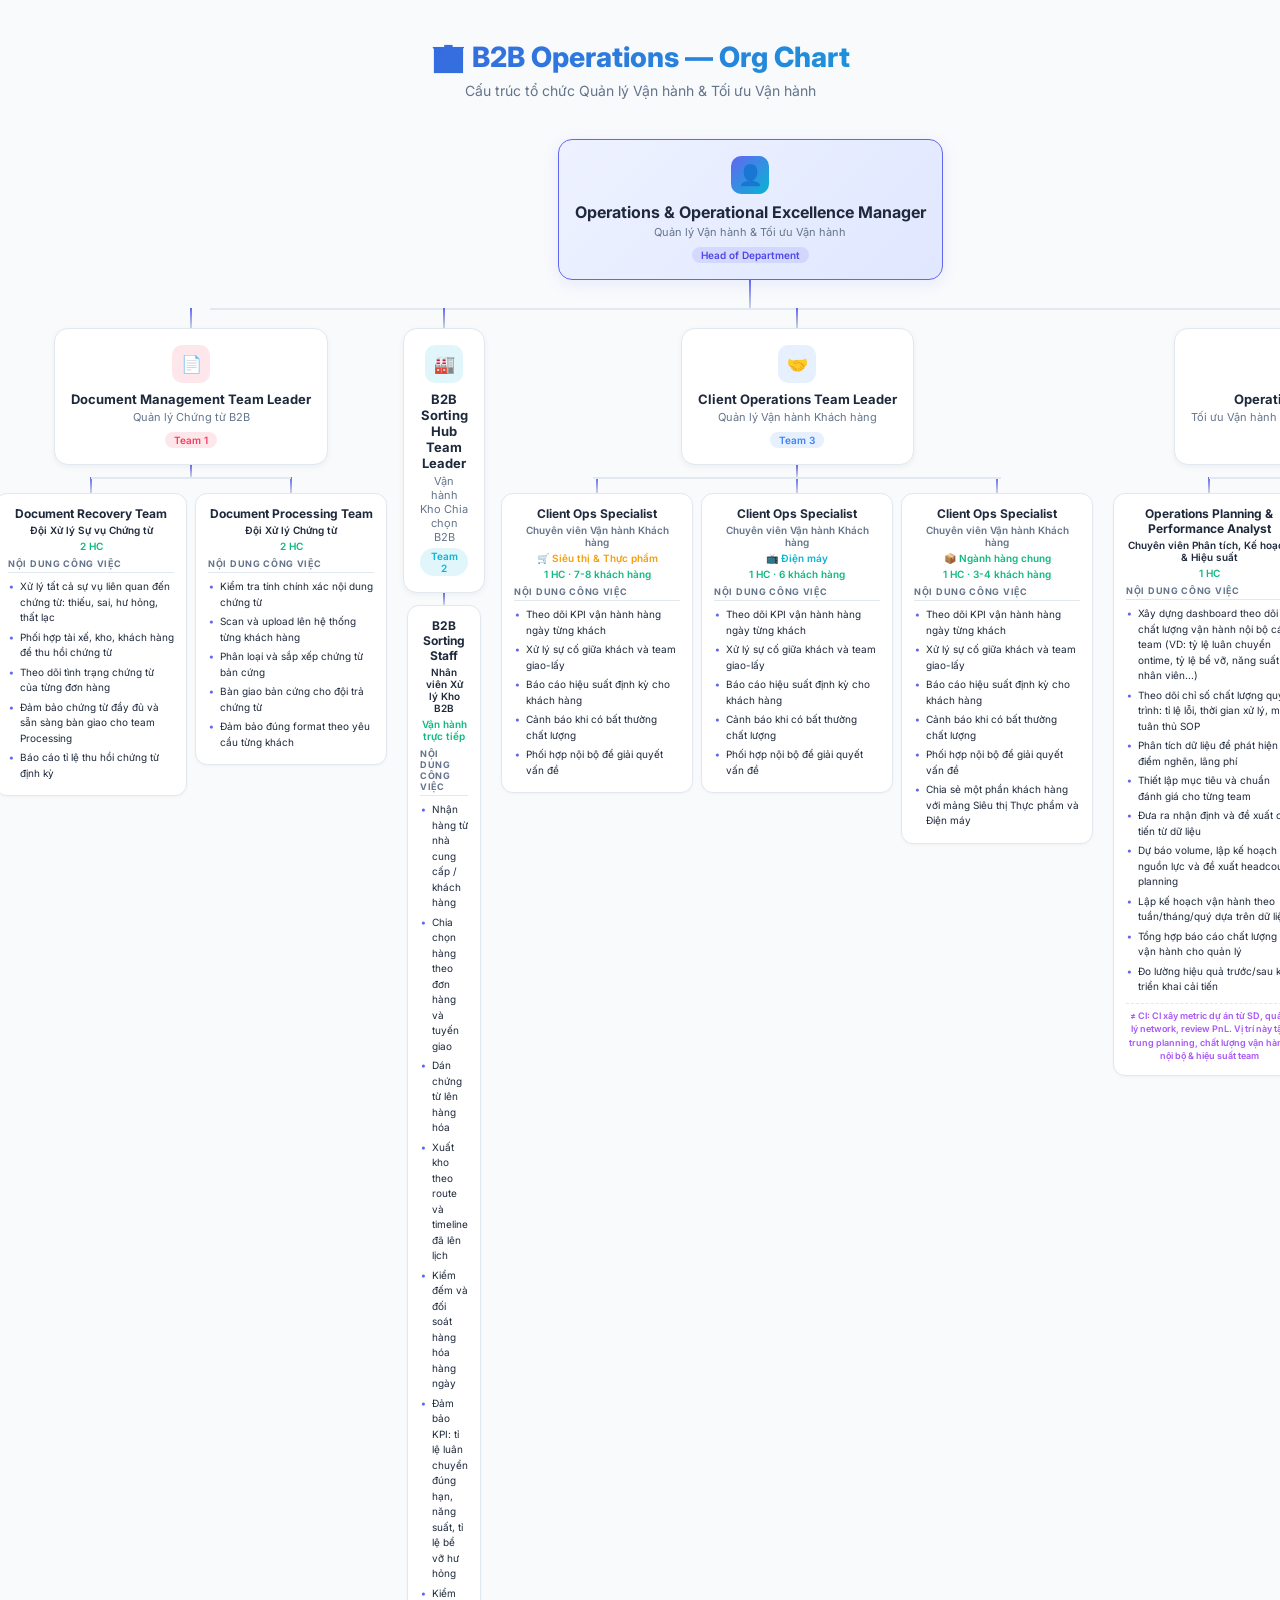
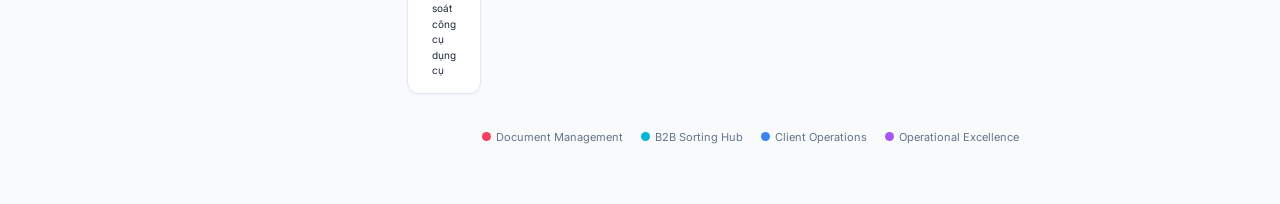
<file: org-chart-v2.html>
<!DOCTYPE html>
<html lang="vi">
<head>
<meta charset="UTF-8">
<meta name="viewport" content="width=device-width, initial-scale=1.0">
<title>Org Chart — B2B Operations Management (v2)</title>
<link href="https://fonts.googleapis.com/css2?family=Inter:wght@300;400;500;600;700;800&display=swap" rel="stylesheet">
<style>
*{margin:0;padding:0;box-sizing:border-box}
:root{
  --bg:#f8fafc;--surface:#ffffff;--card:#ffffff;--border:#e2e8f0;
  --text:#1e293b;--text2:#64748b;--accent:#6366f1;--accent2:#4f46e5;
  --green:#10b981;--blue:#3b82f6;--amber:#f59e0b;--rose:#f43f5e;--cyan:#06b6d4;
  --purple:#a855f7;
}
body{font-family:'Inter',sans-serif;background:var(--bg);color:var(--text);min-height:100vh;overflow-x:auto}
.header{text-align:center;padding:40px 20px 20px}
.header h1{font-size:28px;font-weight:800;background:linear-gradient(135deg,var(--accent2),var(--cyan));-webkit-background-clip:text;-webkit-text-fill-color:transparent;margin-bottom:8px}
.header p{color:var(--text2);font-size:14px}
.org{display:flex;flex-direction:column;align-items:center;padding:20px 30px 60px;min-width:1500px}
.vline{width:2px;height:28px;background:linear-gradient(180deg,var(--accent),#cbd5e1);margin:0 auto}
.hgroup{display:flex;align-items:flex-start;justify-content:center;position:relative;width:100%}
.hgroup::before{content:'';position:absolute;top:0;height:2px;background:var(--border);left:12.5%;right:12.5%}
.branch{display:flex;flex-direction:column;align-items:center;flex:1;padding:0 6px}
.branch .vline{height:20px}

.card{border-radius:14px;padding:16px;text-align:center;transition:all .3s ease;cursor:default}
.card:hover{transform:translateY(-3px);box-shadow:0 8px 20px rgba(0,0,0,.08)}
.card-head{background:linear-gradient(135deg,#eef2ff,#e0e7ff);border:1px solid var(--accent);min-width:300px;box-shadow:0 4px 16px rgba(99,102,241,.1)}
.card-team{background:var(--card);border:1px solid var(--border);box-shadow:0 2px 6px rgba(0,0,0,.05)}
.card .icon{width:38px;height:38px;border-radius:10px;display:flex;align-items:center;justify-content:center;margin:0 auto 8px;font-size:17px}
.card .title{font-weight:700;font-size:13px;margin-bottom:3px}
.card .subtitle{font-size:11px;color:var(--text2);margin-bottom:4px}
.card .badge{display:inline-block;padding:2px 9px;border-radius:20px;font-size:10px;font-weight:600}
.t1 .icon{background:rgba(244,63,94,.12)}.t1 .badge{background:rgba(244,63,94,.12);color:var(--rose)}
.t2 .icon{background:rgba(6,182,212,.12)}.t2 .badge{background:rgba(6,182,212,.12);color:var(--cyan)}
.t3 .icon{background:rgba(59,130,246,.12)}.t3 .badge{background:rgba(59,130,246,.12);color:var(--blue)}
.t4 .icon{background:rgba(168,85,247,.12)}.t4 .badge{background:rgba(168,85,247,.12);color:var(--purple)}

/* Horizontal sub layout */
.sub-hline{display:flex;position:relative;justify-content:center;gap:0}
.sub-hline::before{content:'';position:absolute;top:0;height:2px;background:var(--border)}
.sub-hline-2::before{left:25%;right:25%}
.sub-hline-3::before{left:16%;right:16%}
.sub-item{display:flex;flex-direction:column;align-items:center;flex:1;min-width:200px;max-width:250px;padding:0 4px}
.sub-item .vline{height:16px}

/* Job card */
.jc{background:var(--surface);border:1px solid var(--border);border-radius:12px;padding:12px;width:100%;box-shadow:0 1px 3px rgba(0,0,0,.04);text-align:left}
.jc .jt{font-size:12px;font-weight:700;text-align:center;margin-bottom:3px}
.jc .js{font-size:10px;text-align:center;margin-bottom:4px;font-weight:600}
.jc .hc{font-size:10px;color:var(--green);font-weight:600;text-align:center;margin-bottom:6px}
.jc .jl{font-size:9px;font-weight:700;letter-spacing:.7px;text-transform:uppercase;color:var(--text2);margin-bottom:4px;padding-bottom:3px;border-bottom:1px solid var(--border)}
.jc ul{list-style:none;padding:0;margin:0}
.jc li{font-size:10px;color:var(--text);line-height:1.55;padding:2px 0 2px 12px;position:relative}
.jc li::before{content:'•';position:absolute;left:1px;color:var(--accent);font-weight:bold}
.jc .note{font-size:9px;color:var(--purple);font-weight:600;margin-top:6px;padding-top:5px;border-top:1px dashed var(--border);text-align:center;line-height:1.5}

.fade{animation:fadeUp .5s ease both}
@keyframes fadeUp{from{opacity:0;transform:translateY(14px)}to{opacity:1;transform:translateY(0)}}
.d1{animation-delay:.1s}.d2{animation-delay:.2s}.d3{animation-delay:.25s}.d4{animation-delay:.3s}

.legend{display:flex;gap:18px;justify-content:center;margin-top:36px;flex-wrap:wrap}
.legend-item{display:flex;align-items:center;gap:5px;font-size:11px;color:var(--text2)}
.legend-dot{width:9px;height:9px;border-radius:50%}
</style>
</head>
<body>
<div class="header">
  <h1>🏢 B2B Operations — Org Chart</h1>
  <p>Cấu trúc tổ chức Quản lý Vận hành & Tối ưu Vận hành</p>
</div>

<div class="org">
  <!-- HEAD -->
  <div class="card card-head fade">
    <div class="icon" style="background:linear-gradient(135deg,var(--accent),var(--cyan));font-size:20px">👤</div>
    <div class="title" style="font-size:16px">Operations & Operational Excellence Manager</div>
    <div class="subtitle">Quản lý Vận hành & Tối ưu Vận hành</div>
    <div class="badge" style="background:rgba(99,102,241,.15);color:var(--accent2)">Head of Department</div>
  </div>
  <div class="vline"></div>

  <!-- 4 BRANCHES -->
  <div class="hgroup">

    <!-- ===== TEAM 1: Document Management ===== -->
    <div class="branch fade d1">
      <div class="vline"></div>
      <div class="card card-team t1">
        <div class="icon">📄</div>
        <div class="title">Document Management Team Leader</div>
        <div class="subtitle">Quản lý Chứng từ B2B</div>
        <div class="badge">Team 1</div>
      </div>
      <div class="vline" style="height:12px"></div>
      <!-- 2 sub horizontal -->
      <div class="sub-hline sub-hline-2">
        <div class="sub-item">
          <div class="vline"></div>
          <div class="jc">
            <div class="jt">Document Recovery Team</div>
            <div class="js">Đội Xử lý Sự vụ Chứng từ</div>
            <div class="hc">2 HC</div>
            <div class="jl">Nội dung công việc</div>
            <ul>
              <li>Xử lý tất cả sự vụ liên quan đến chứng từ: thiếu, sai, hư hỏng, thất lạc</li>
              <li>Phối hợp tài xế, kho, khách hàng để thu hồi chứng từ</li>
              <li>Theo dõi tình trạng chứng từ của từng đơn hàng</li>
              <li>Đảm bảo chứng từ đầy đủ và sẵn sàng bàn giao cho team Processing</li>
              <li>Báo cáo tỉ lệ thu hồi chứng từ định kỳ</li>
            </ul>
          </div>
        </div>
        <div class="sub-item">
          <div class="vline"></div>
          <div class="jc">
            <div class="jt">Document Processing Team</div>
            <div class="js">Đội Xử lý Chứng từ</div>
            <div class="hc">2 HC</div>
            <div class="jl">Nội dung công việc</div>
            <ul>
              <li>Kiểm tra tính chính xác nội dung chứng từ</li>
              <li>Scan và upload lên hệ thống từng khách hàng</li>
              <li>Phân loại và sắp xếp chứng từ bản cứng</li>
              <li>Bàn giao bản cứng cho đội trả chứng từ</li>
              <li>Đảm bảo đúng format theo yêu cầu từng khách</li>
            </ul>
          </div>
        </div>
      </div>
    </div>

    <!-- ===== TEAM 2: B2B Sorting Hub ===== -->
    <div class="branch fade d2" style="max-width:260px">
      <div class="vline"></div>
      <div class="card card-team t2">
        <div class="icon">🏭</div>
        <div class="title">B2B Sorting Hub Team Leader</div>
        <div class="subtitle">Vận hành Kho Chia chọn B2B</div>
        <div class="badge">Team 2</div>
      </div>
      <div class="vline" style="height:12px"></div>
      <div style="padding:0 4px;width:100%">
        <div class="jc">
          <div class="jt">B2B Sorting Staff</div>
          <div class="js">Nhân viên Xử lý Kho B2B</div>
          <div class="hc">Vận hành trực tiếp</div>
          <div class="jl">Nội dung công việc</div>
          <ul>
            <li>Nhận hàng từ nhà cung cấp / khách hàng</li>
            <li>Chia chọn hàng theo đơn hàng và tuyến giao</li>
            <li>Dán chứng từ lên hàng hóa</li>
            <li>Xuất kho theo route và timeline đã lên lịch</li>
            <li>Kiểm đếm và đối soát hàng hóa hàng ngày</li>
            <li>Đảm bảo KPI: tỉ lệ luân chuyển đúng hạn, năng suất, tỉ lệ bể vỡ hư hỏng</li>
            <li>Kiểm soát công cụ dụng cụ</li>
          </ul>
        </div>
      </div>
    </div>

    <!-- ===== TEAM 3: Client Operations ===== -->
    <div class="branch fade d3">
      <div class="vline"></div>
      <div class="card card-team t3">
        <div class="icon">🤝</div>
        <div class="title">Client Operations Team Leader</div>
        <div class="subtitle">Quản lý Vận hành Khách hàng</div>
        <div class="badge">Team 3</div>
      </div>
      <div class="vline" style="height:12px"></div>
      <!-- 3 sub horizontal -->
      <div class="sub-hline sub-hline-3">
        <div class="sub-item">
          <div class="vline"></div>
          <div class="jc">
            <div class="jt">Client Ops Specialist</div>
            <div class="js" style="color:var(--text2)">Chuyên viên Vận hành Khách hàng</div>
            <div class="js" style="color:var(--amber)">🛒 Siêu thị & Thực phẩm</div>
            <div class="hc">1 HC · 7-8 khách hàng</div>
            <div class="jl">Nội dung công việc</div>
            <ul>
              <li>Theo dõi KPI vận hành hàng ngày từng khách</li>
              <li>Xử lý sự cố giữa khách và team giao-lấy</li>
              <li>Báo cáo hiệu suất định kỳ cho khách hàng</li>
              <li>Cảnh báo khi có bất thường chất lượng</li>
              <li>Phối hợp nội bộ để giải quyết vấn đề</li>
            </ul>
          </div>
        </div>
        <div class="sub-item">
          <div class="vline"></div>
          <div class="jc">
            <div class="jt">Client Ops Specialist</div>
            <div class="js" style="color:var(--text2)">Chuyên viên Vận hành Khách hàng</div>
            <div class="js" style="color:var(--cyan)">📺 Điện máy</div>
            <div class="hc">1 HC · 6 khách hàng</div>
            <div class="jl">Nội dung công việc</div>
            <ul>
              <li>Theo dõi KPI vận hành hàng ngày từng khách</li>
              <li>Xử lý sự cố giữa khách và team giao-lấy</li>
              <li>Báo cáo hiệu suất định kỳ cho khách hàng</li>
              <li>Cảnh báo khi có bất thường chất lượng</li>
              <li>Phối hợp nội bộ để giải quyết vấn đề</li>
            </ul>
          </div>
        </div>
        <div class="sub-item">
          <div class="vline"></div>
          <div class="jc">
            <div class="jt">Client Ops Specialist</div>
            <div class="js" style="color:var(--text2)">Chuyên viên Vận hành Khách hàng</div>
            <div class="js" style="color:var(--green)">📦 Ngành hàng chung</div>
            <div class="hc">1 HC · 3-4 khách hàng</div>
            <div class="jl">Nội dung công việc</div>
            <ul>
              <li>Theo dõi KPI vận hành hàng ngày từng khách</li>
              <li>Xử lý sự cố giữa khách và team giao-lấy</li>
              <li>Báo cáo hiệu suất định kỳ cho khách hàng</li>
              <li>Cảnh báo khi có bất thường chất lượng</li>
              <li>Phối hợp nội bộ để giải quyết vấn đề</li>
              <li>Chia sẻ một phần khách hàng với mảng Siêu thị Thực phẩm và Điện máy</li>
            </ul>
          </div>
        </div>
      </div>
    </div>

    <!-- ===== TEAM 4: Operational Excellence (without Ops Systems) ===== -->
    <div class="branch fade d4">
      <div class="vline"></div>
      <div class="card card-team t4">
        <div class="icon">⚡</div>
        <div class="title">Operational Excellence</div>
        <div class="subtitle">Tối ưu Vận hành · Báo cáo trực tiếp cho Head</div>
        <div class="badge">Team 4</div>
      </div>
      <div class="vline" style="height:12px"></div>
      <!-- 2 sub horizontal -->
      <div class="sub-hline sub-hline-2">
        <div class="sub-item">
          <div class="vline"></div>
          <div class="jc">
            <div class="jt">Operations Planning & Performance Analyst</div>
            <div class="js">Chuyên viên Phân tích, Kế hoạch & Hiệu suất</div>
            <div class="hc">1 HC</div>
            <div class="jl">Nội dung công việc</div>
            <ul>
              <li>Xây dựng dashboard theo dõi chất lượng vận hành nội bộ các team (VD: tỷ lệ luân chuyển ontime, tỷ lệ bể vỡ, năng suất nhân viên...)</li>
              <li>Theo dõi chỉ số chất lượng quy trình: tỉ lệ lỗi, thời gian xử lý, mức tuân thủ SOP</li>
              <li>Phân tích dữ liệu để phát hiện điểm nghẽn, lãng phí</li>
              <li>Thiết lập mục tiêu và chuẩn đánh giá cho từng team</li>
              <li>Đưa ra nhận định và đề xuất cải tiến từ dữ liệu</li>
              <li>Dự báo volume, lập kế hoạch nguồn lực và đề xuất headcount planning</li>
              <li>Lập kế hoạch vận hành theo tuần/tháng/quý dựa trên dữ liệu</li>
              <li>Tổng hợp báo cáo chất lượng vận hành cho quản lý</li>
              <li>Đo lường hiệu quả trước/sau khi triển khai cải tiến</li>
            </ul>
            <div class="note">≠ CI: CI xây metric dự án từ SD, quản lý network, review PnL. Vị trí này tập trung planning, chất lượng vận hành nội bộ & hiệu suất team</div>
          </div>
        </div>
        <div class="sub-item">
          <div class="vline"></div>
          <div class="jc">
            <div class="jt">Process Excellence Specialist</div>
            <div class="js">Chuyên viên Chuẩn hóa & Tối ưu Quy trình</div>
            <div class="hc">2 HC</div>
            <div class="jl">Nội dung công việc</div>
            <ul>
              <li>Viết mới quy trình cho các mảng chưa có</li>
              <li>Rà soát và cập nhật quy trình hiện tại</li>
              <li>Tối ưu: giảm thời gian, giảm lỗi, tăng hiệu quả</li>
              <li>Thiết lập tiêu chuẩn đo lường cho từng quy trình</li>
              <li>Triển khai và quản lý dự án mới</li>
              <li>Kiểm soát chất lượng: audit tuân thủ SOP tại kho, chứng từ, giao-lấy</li>
              <li>Đào tạo nhân sự mới và đào tạo lại khi SOP thay đổi</li>
              <li>Phối hợp với các team liên quan để triển khai cải tiến/quy trình/dự án mới</li>
            </ul>
          </div>
        </div>
      </div>
    </div>

  </div>

  <!-- LEGEND -->
  <div class="legend fade d4">
    <div class="legend-item"><div class="legend-dot" style="background:var(--rose)"></div>Document Management</div>
    <div class="legend-item"><div class="legend-dot" style="background:var(--cyan)"></div>B2B Sorting Hub</div>
    <div class="legend-item"><div class="legend-dot" style="background:var(--blue)"></div>Client Operations</div>
    <div class="legend-item"><div class="legend-dot" style="background:var(--purple)"></div>Operational Excellence</div>
  </div>
</div>
</body>
</html>
</file>
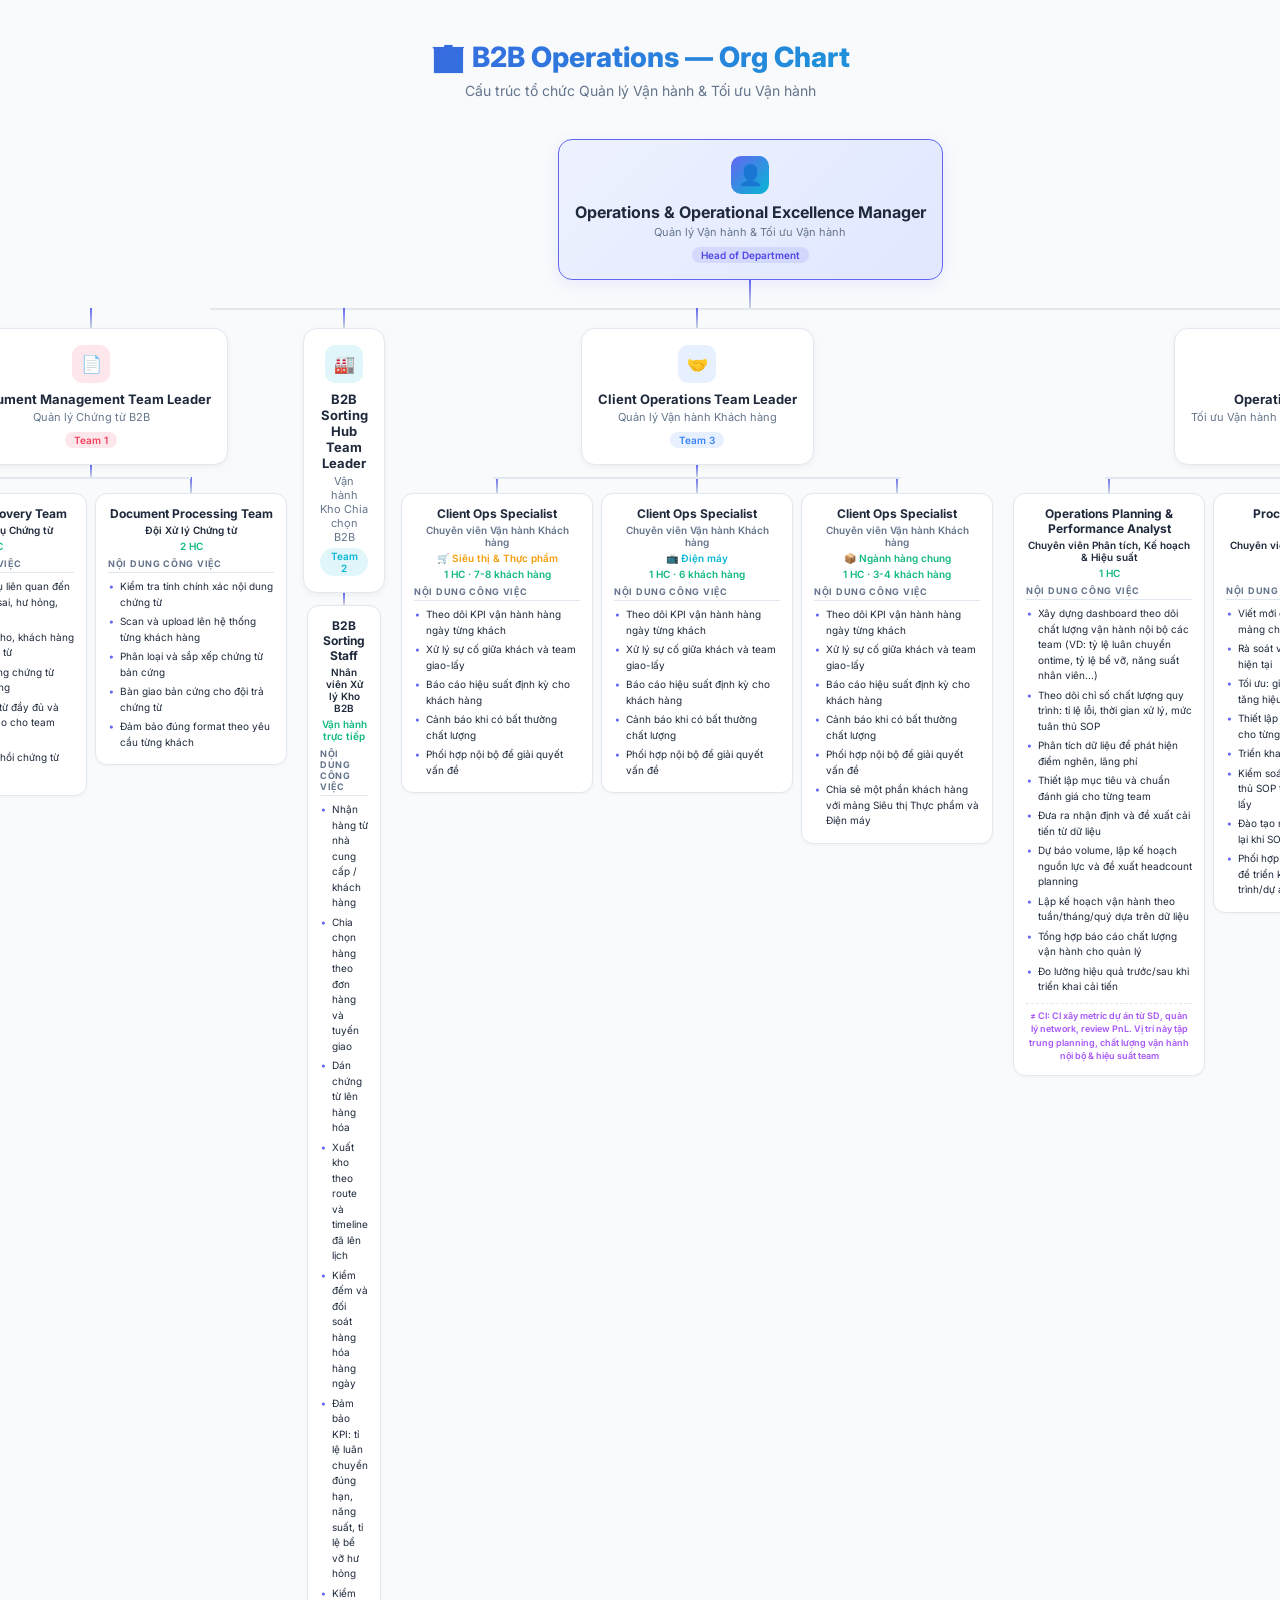
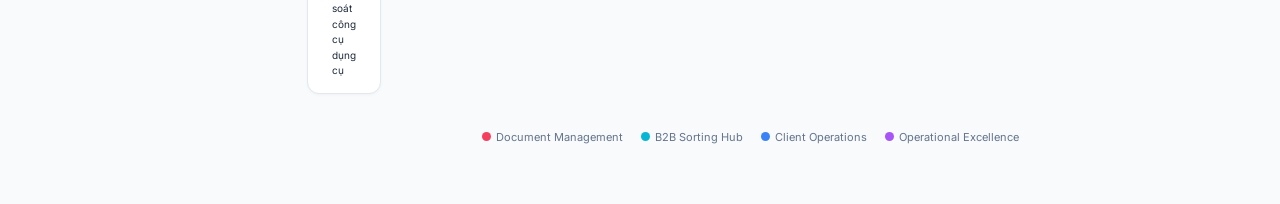
<file: org-chart.html>
<!DOCTYPE html>
<html lang="vi">
<head>
<meta charset="UTF-8">
<meta name="viewport" content="width=device-width, initial-scale=1.0">
<title>Org Chart — B2B Operations Management</title>
<link href="https://fonts.googleapis.com/css2?family=Inter:wght@300;400;500;600;700;800&display=swap" rel="stylesheet">
<style>
*{margin:0;padding:0;box-sizing:border-box}
:root{
  --bg:#f8fafc;--surface:#ffffff;--card:#ffffff;--border:#e2e8f0;
  --text:#1e293b;--text2:#64748b;--accent:#6366f1;--accent2:#4f46e5;
  --green:#10b981;--blue:#3b82f6;--amber:#f59e0b;--rose:#f43f5e;--cyan:#06b6d4;
  --purple:#a855f7;
}
body{font-family:'Inter',sans-serif;background:var(--bg);color:var(--text);min-height:100vh;overflow-x:auto}
.header{text-align:center;padding:40px 20px 20px}
.header h1{font-size:28px;font-weight:800;background:linear-gradient(135deg,var(--accent2),var(--cyan));-webkit-background-clip:text;-webkit-text-fill-color:transparent;margin-bottom:8px}
.header p{color:var(--text2);font-size:14px}
.org{display:flex;flex-direction:column;align-items:center;padding:20px 30px 60px;min-width:1500px}
.vline{width:2px;height:28px;background:linear-gradient(180deg,var(--accent),#cbd5e1);margin:0 auto}
.hgroup{display:flex;align-items:flex-start;justify-content:center;position:relative;width:100%}
.hgroup::before{content:'';position:absolute;top:0;height:2px;background:var(--border);left:12.5%;right:12.5%}
.branch{display:flex;flex-direction:column;align-items:center;flex:1;padding:0 6px}
.branch .vline{height:20px}

.card{border-radius:14px;padding:16px;text-align:center;transition:all .3s ease;cursor:default}
.card:hover{transform:translateY(-3px);box-shadow:0 8px 20px rgba(0,0,0,.08)}
.card-head{background:linear-gradient(135deg,#eef2ff,#e0e7ff);border:1px solid var(--accent);min-width:300px;box-shadow:0 4px 16px rgba(99,102,241,.1)}
.card-team{background:var(--card);border:1px solid var(--border);box-shadow:0 2px 6px rgba(0,0,0,.05)}
.card .icon{width:38px;height:38px;border-radius:10px;display:flex;align-items:center;justify-content:center;margin:0 auto 8px;font-size:17px}
.card .title{font-weight:700;font-size:13px;margin-bottom:3px}
.card .subtitle{font-size:11px;color:var(--text2);margin-bottom:4px}
.card .badge{display:inline-block;padding:2px 9px;border-radius:20px;font-size:10px;font-weight:600}
.t1 .icon{background:rgba(244,63,94,.12)}.t1 .badge{background:rgba(244,63,94,.12);color:var(--rose)}
.t2 .icon{background:rgba(6,182,212,.12)}.t2 .badge{background:rgba(6,182,212,.12);color:var(--cyan)}
.t3 .icon{background:rgba(59,130,246,.12)}.t3 .badge{background:rgba(59,130,246,.12);color:var(--blue)}
.t4 .icon{background:rgba(168,85,247,.12)}.t4 .badge{background:rgba(168,85,247,.12);color:var(--purple)}

/* Horizontal sub layout */
.sub-hline{display:flex;position:relative;justify-content:center;gap:0}
.sub-hline::before{content:'';position:absolute;top:0;height:2px;background:var(--border)}
.sub-hline-2::before{left:25%;right:25%}
.sub-hline-3::before{left:16%;right:16%}
.sub-item{display:flex;flex-direction:column;align-items:center;flex:1;min-width:200px;max-width:250px;padding:0 4px}
.sub-item .vline{height:16px}

/* Job card */
.jc{background:var(--surface);border:1px solid var(--border);border-radius:12px;padding:12px;width:100%;box-shadow:0 1px 3px rgba(0,0,0,.04);text-align:left}
.jc .jt{font-size:12px;font-weight:700;text-align:center;margin-bottom:3px}
.jc .js{font-size:10px;text-align:center;margin-bottom:4px;font-weight:600}
.jc .hc{font-size:10px;color:var(--green);font-weight:600;text-align:center;margin-bottom:6px}
.jc .jl{font-size:9px;font-weight:700;letter-spacing:.7px;text-transform:uppercase;color:var(--text2);margin-bottom:4px;padding-bottom:3px;border-bottom:1px solid var(--border)}
.jc ul{list-style:none;padding:0;margin:0}
.jc li{font-size:10px;color:var(--text);line-height:1.55;padding:2px 0 2px 12px;position:relative}
.jc li::before{content:'•';position:absolute;left:1px;color:var(--accent);font-weight:bold}
.jc .note{font-size:9px;color:var(--purple);font-weight:600;margin-top:6px;padding-top:5px;border-top:1px dashed var(--border);text-align:center;line-height:1.5}

.fade{animation:fadeUp .5s ease both}
@keyframes fadeUp{from{opacity:0;transform:translateY(14px)}to{opacity:1;transform:translateY(0)}}
.d1{animation-delay:.1s}.d2{animation-delay:.2s}.d3{animation-delay:.25s}.d4{animation-delay:.3s}

.legend{display:flex;gap:18px;justify-content:center;margin-top:36px;flex-wrap:wrap}
.legend-item{display:flex;align-items:center;gap:5px;font-size:11px;color:var(--text2)}
.legend-dot{width:9px;height:9px;border-radius:50%}
</style>
</head>
<body>
<div class="header">
  <h1>🏢 B2B Operations — Org Chart</h1>
  <p>Cấu trúc tổ chức Quản lý Vận hành & Tối ưu Vận hành</p>
</div>

<div class="org">
  <!-- HEAD -->
  <div class="card card-head fade">
    <div class="icon" style="background:linear-gradient(135deg,var(--accent),var(--cyan));font-size:20px">👤</div>
    <div class="title" style="font-size:16px">Operations & Operational Excellence Manager</div>
    <div class="subtitle">Quản lý Vận hành & Tối ưu Vận hành</div>
    <div class="badge" style="background:rgba(99,102,241,.15);color:var(--accent2)">Head of Department</div>
  </div>
  <div class="vline"></div>

  <!-- 4 BRANCHES -->
  <div class="hgroup">

    <!-- ===== TEAM 1: Document Management ===== -->
    <div class="branch fade d1">
      <div class="vline"></div>
      <div class="card card-team t1">
        <div class="icon">📄</div>
        <div class="title">Document Management Team Leader</div>
        <div class="subtitle">Quản lý Chứng từ B2B</div>
        <div class="badge">Team 1</div>
      </div>
      <div class="vline" style="height:12px"></div>
      <!-- 2 sub horizontal -->
      <div class="sub-hline sub-hline-2">
        <div class="sub-item">
          <div class="vline"></div>
          <div class="jc">
            <div class="jt">Document Recovery Team</div>
            <div class="js">Đội Xử lý Sự vụ Chứng từ</div>
            <div class="hc">2 HC</div>
            <div class="jl">Nội dung công việc</div>
            <ul>
              <li>Xử lý tất cả sự vụ liên quan đến chứng từ: thiếu, sai, hư hỏng, thất lạc</li>
              <li>Phối hợp tài xế, kho, khách hàng để thu hồi chứng từ</li>
              <li>Theo dõi tình trạng chứng từ của từng đơn hàng</li>
              <li>Đảm bảo chứng từ đầy đủ và sẵn sàng bàn giao cho team Processing</li>
              <li>Báo cáo tỉ lệ thu hồi chứng từ định kỳ</li>
            </ul>
          </div>
        </div>
        <div class="sub-item">
          <div class="vline"></div>
          <div class="jc">
            <div class="jt">Document Processing Team</div>
            <div class="js">Đội Xử lý Chứng từ</div>
            <div class="hc">2 HC</div>
            <div class="jl">Nội dung công việc</div>
            <ul>
              <li>Kiểm tra tính chính xác nội dung chứng từ</li>
              <li>Scan và upload lên hệ thống từng khách hàng</li>
              <li>Phân loại và sắp xếp chứng từ bản cứng</li>
              <li>Bàn giao bản cứng cho đội trả chứng từ</li>
              <li>Đảm bảo đúng format theo yêu cầu từng khách</li>
            </ul>
          </div>
        </div>
      </div>
    </div>

    <!-- ===== TEAM 2: B2B Sorting Hub ===== -->
    <div class="branch fade d2" style="max-width:260px">
      <div class="vline"></div>
      <div class="card card-team t2">
        <div class="icon">🏭</div>
        <div class="title">B2B Sorting Hub Team Leader</div>
        <div class="subtitle">Vận hành Kho Chia chọn B2B</div>
        <div class="badge">Team 2</div>
      </div>
      <div class="vline" style="height:12px"></div>
      <div style="padding:0 4px;width:100%">
        <div class="jc">
          <div class="jt">B2B Sorting Staff</div>
          <div class="js">Nhân viên Xử lý Kho B2B</div>
          <div class="hc">Vận hành trực tiếp</div>
          <div class="jl">Nội dung công việc</div>
          <ul>
            <li>Nhận hàng từ nhà cung cấp / khách hàng</li>
            <li>Chia chọn hàng theo đơn hàng và tuyến giao</li>
            <li>Dán chứng từ lên hàng hóa</li>
            <li>Xuất kho theo route và timeline đã lên lịch</li>
            <li>Kiểm đếm và đối soát hàng hóa hàng ngày</li>
            <li>Đảm bảo KPI: tỉ lệ luân chuyển đúng hạn, năng suất, tỉ lệ bể vỡ hư hỏng</li>
            <li>Kiểm soát công cụ dụng cụ</li>
          </ul>
        </div>
      </div>
    </div>

    <!-- ===== TEAM 3: Client Operations ===== -->
    <div class="branch fade d3">
      <div class="vline"></div>
      <div class="card card-team t3">
        <div class="icon">🤝</div>
        <div class="title">Client Operations Team Leader</div>
        <div class="subtitle">Quản lý Vận hành Khách hàng</div>
        <div class="badge">Team 3</div>
      </div>
      <div class="vline" style="height:12px"></div>
      <!-- 3 sub horizontal -->
      <div class="sub-hline sub-hline-3">
        <div class="sub-item">
          <div class="vline"></div>
          <div class="jc">
            <div class="jt">Client Ops Specialist</div>
            <div class="js" style="color:var(--text2)">Chuyên viên Vận hành Khách hàng</div>
            <div class="js" style="color:var(--amber)">🛒 Siêu thị & Thực phẩm</div>
            <div class="hc">1 HC · 7-8 khách hàng</div>
            <div class="jl">Nội dung công việc</div>
            <ul>
              <li>Theo dõi KPI vận hành hàng ngày từng khách</li>
              <li>Xử lý sự cố giữa khách và team giao-lấy</li>
              <li>Báo cáo hiệu suất định kỳ cho khách hàng</li>
              <li>Cảnh báo khi có bất thường chất lượng</li>
              <li>Phối hợp nội bộ để giải quyết vấn đề</li>
            </ul>
          </div>
        </div>
        <div class="sub-item">
          <div class="vline"></div>
          <div class="jc">
            <div class="jt">Client Ops Specialist</div>
            <div class="js" style="color:var(--text2)">Chuyên viên Vận hành Khách hàng</div>
            <div class="js" style="color:var(--cyan)">📺 Điện máy</div>
            <div class="hc">1 HC · 6 khách hàng</div>
            <div class="jl">Nội dung công việc</div>
            <ul>
              <li>Theo dõi KPI vận hành hàng ngày từng khách</li>
              <li>Xử lý sự cố giữa khách và team giao-lấy</li>
              <li>Báo cáo hiệu suất định kỳ cho khách hàng</li>
              <li>Cảnh báo khi có bất thường chất lượng</li>
              <li>Phối hợp nội bộ để giải quyết vấn đề</li>
            </ul>
          </div>
        </div>
        <div class="sub-item">
          <div class="vline"></div>
          <div class="jc">
            <div class="jt">Client Ops Specialist</div>
            <div class="js" style="color:var(--text2)">Chuyên viên Vận hành Khách hàng</div>
            <div class="js" style="color:var(--green)">📦 Ngành hàng chung</div>
            <div class="hc">1 HC · 3-4 khách hàng</div>
            <div class="jl">Nội dung công việc</div>
            <ul>
              <li>Theo dõi KPI vận hành hàng ngày từng khách</li>
              <li>Xử lý sự cố giữa khách và team giao-lấy</li>
              <li>Báo cáo hiệu suất định kỳ cho khách hàng</li>
              <li>Cảnh báo khi có bất thường chất lượng</li>
              <li>Phối hợp nội bộ để giải quyết vấn đề</li>
              <li>Chia sẻ một phần khách hàng với mảng Siêu thị Thực phẩm và Điện máy</li>
            </ul>
          </div>
        </div>
      </div>
    </div>

    <!-- ===== TEAM 4: Operational Excellence (direct report, 1 team) ===== -->
    <div class="branch fade d4">
      <div class="vline"></div>
      <div class="card card-team t4">
        <div class="icon">⚡</div>
        <div class="title">Operational Excellence</div>
        <div class="subtitle">Tối ưu Vận hành · Báo cáo trực tiếp cho Head</div>
        <div class="badge">Team 4</div>
      </div>
      <div class="vline" style="height:12px"></div>
      <!-- 3 sub horizontal -->
      <div class="sub-hline sub-hline-3">
        <div class="sub-item">
          <div class="vline"></div>
          <div class="jc">
            <div class="jt">Operations Planning & Performance Analyst</div>
            <div class="js">Chuyên viên Phân tích, Kế hoạch & Hiệu suất</div>
            <div class="hc">1 HC</div>
            <div class="jl">Nội dung công việc</div>
            <ul>
              <li>Xây dựng dashboard theo dõi chất lượng vận hành nội bộ các team (VD: tỷ lệ luân chuyển ontime, tỷ lệ bể vỡ, năng suất nhân viên...)</li>
              <li>Theo dõi chỉ số chất lượng quy trình: tỉ lệ lỗi, thời gian xử lý, mức tuân thủ SOP</li>
              <li>Phân tích dữ liệu để phát hiện điểm nghẽn, lãng phí</li>
              <li>Thiết lập mục tiêu và chuẩn đánh giá cho từng team</li>
              <li>Đưa ra nhận định và đề xuất cải tiến từ dữ liệu</li>
              <li>Dự báo volume, lập kế hoạch nguồn lực và đề xuất headcount planning</li>
              <li>Lập kế hoạch vận hành theo tuần/tháng/quý dựa trên dữ liệu</li>
              <li>Tổng hợp báo cáo chất lượng vận hành cho quản lý</li>
              <li>Đo lường hiệu quả trước/sau khi triển khai cải tiến</li>
            </ul>
            <div class="note">≠ CI: CI xây metric dự án từ SD, quản lý network, review PnL. Vị trí này tập trung planning, chất lượng vận hành nội bộ & hiệu suất team</div>
          </div>
        </div>
        <div class="sub-item">
          <div class="vline"></div>
          <div class="jc">
            <div class="jt">Process Excellence Specialist</div>
            <div class="js">Chuyên viên Chuẩn hóa & Tối ưu Quy trình</div>
            <div class="hc">2 HC</div>
            <div class="jl">Nội dung công việc</div>
            <ul>
              <li>Viết mới quy trình cho các mảng chưa có</li>
              <li>Rà soát và cập nhật quy trình hiện tại</li>
              <li>Tối ưu: giảm thời gian, giảm lỗi, tăng hiệu quả</li>
              <li>Thiết lập tiêu chuẩn đo lường cho từng quy trình</li>
              <li>Triển khai và quản lý dự án mới</li>
              <li>Kiểm soát chất lượng: audit tuân thủ SOP tại kho, chứng từ, giao-lấy</li>
              <li>Đào tạo nhân sự mới và đào tạo lại khi SOP thay đổi</li>
              <li>Phối hợp với các team liên quan để triển khai cải tiến/quy trình/dự án mới</li>
            </ul>
          </div>
        </div>
        <div class="sub-item">
          <div class="vline"></div>
          <div class="jc">
            <div class="jt">Ops Systems & Automation Specialist</div>
            <div class="js">Chuyên viên Hệ thống & Tự động hóa Vận hành</div>
            <div class="hc">1 HC</div>
            <div class="jl">Nội dung công việc</div>
            <ul>
              <li>Tiếp nhận và tổng hợp yêu cầu công nghệ từ các team vận hành</li>
              <li>Viết đặc tả yêu cầu rõ ràng để chuyển cho team tech</li>
              <li>Theo dõi tiến độ phát triển, làm đầu mối giữa ops và tech</li>
              <li>Kiểm thử tính năng mới trước khi triển khai cho vận hành</li>
              <li>Đào tạo team vận hành sử dụng hệ thống/tính năng mới</li>
              <li>Phát hiện cơ hội tự động hóa các công việc thủ công lặp lại</li>
              <li>Quản lý danh sách yêu cầu tech và phối hợp ưu tiên</li>
            </ul>
          </div>
        </div>
      </div>
    </div>

  </div>

  <!-- LEGEND -->
  <div class="legend fade d4">
    <div class="legend-item"><div class="legend-dot" style="background:var(--rose)"></div>Document Management</div>
    <div class="legend-item"><div class="legend-dot" style="background:var(--cyan)"></div>B2B Sorting Hub</div>
    <div class="legend-item"><div class="legend-dot" style="background:var(--blue)"></div>Client Operations</div>
    <div class="legend-item"><div class="legend-dot" style="background:var(--purple)"></div>Operational Excellence</div>
  </div>
</div>
</body>
</html>
</file>
<file: B2B Damage Analysis Dashboard_files/dashboard.css>
:root {
    --bg-primary: #0f172a;
    --bg-secondary: #1e293b;
    --text-primary: #f8fafc;
    --text-secondary: #94a3b8;
    --accent-primary: #3b82f6;
    --accent-hover: #2563eb;
    --accent-success: #10b981;
    --accent-warning: #f59e0b;
    --accent-danger: #ef4444;
    --glass-bg: rgba(30, 41, 59, 0.7);
    --glass-border: rgba(255, 255, 255, 0.08);
    --glass-shadow: 0 8px 32px 0 rgba(0, 0, 0, 0.3);
    --sidebar-width: 260px;
    --font-main: 'Inter', sans-serif;
}

* {
    margin: 0;
    padding: 0;
    box-sizing: border-box;
}

body {
    font-family: var(--font-main);
    background-color: var(--bg-primary);
    color: var(--text-primary);
    min-height: 100vh;
    overflow-x: hidden;
    background-image: 
        radial-gradient(circle at 15% 50%, rgba(59, 130, 246, 0.08), transparent 25%),
        radial-gradient(circle at 85% 30%, rgba(16, 185, 129, 0.05), transparent 25%);
}

.app-container {
    display: flex;
    height: 100vh;
}

/* Sidebar */
.sidebar {
    width: var(--sidebar-width);
    background: var(--glass-bg);
    border-right: 1px solid var(--glass-border);
    backdrop-filter: blur(12px);
    display: flex;
    flex-direction: column;
    padding: 24px 0;
    z-index: 10;
}

.logo {
    display: flex;
    align-items: center;
    padding: 0 24px 32px;
    gap: 12px;
}

.logo-icon {
    width: 32px;
    height: 32px;
    background: linear-gradient(135deg, var(--accent-primary), #8b5cf6);
    border-radius: 8px;
    box-shadow: 0 4px 12px rgba(59, 130, 246, 0.3);
}

.logo h1 {
    font-size: 1.25rem;
    font-weight: 700;
    letter-spacing: -0.5px;
    background: linear-gradient(to right, #fff, #cbd5e1);
    -webkit-background-clip: text;
    -webkit-text-fill-color: transparent;
}

.nav-menu {
    display: flex;
    flex-direction: column;
    gap: 8px;
    padding: 0 16px;
}

.nav-item {
    display: flex;
    align-items: center;
    gap: 12px;
    padding: 12px 16px;
    text-decoration: none;
    color: var(--text-secondary);
    border-radius: 10px;
    transition: all 0.3s ease;
    font-weight: 500;
}

.nav-item:hover {
    background: rgba(255, 255, 255, 0.05);
    color: var(--text-primary);
}

.nav-item.active {
    background: linear-gradient(90deg, rgba(59, 130, 246, 0.15), transparent);
    color: var(--accent-primary);
    border-left: 3px solid var(--accent-primary);
}

/* Main Content */
.main-content {
    flex: 1;
    display: flex;
    flex-direction: column;
    height: 100vh;
    overflow-y: auto;
}

.top-header {
    height: 80px;
    display: flex;
    justify-content: space-between;
    align-items: center;
    padding: 0 40px;
    background: rgba(15, 23, 42, 0.6);
    backdrop-filter: blur(8px);
    border-bottom: 1px solid var(--glass-border);
    position: sticky;
    top: 0;
    z-index: 5;
}

.top-header h2 {
    font-size: 1.5rem;
    font-weight: 600;
}

.user-profile {
    display: flex;
    align-items: center;
    gap: 16px;
}

.user-profile span {
    color: var(--text-secondary);
    font-size: 0.9rem;
}

.avatar {
    width: 40px;
    height: 40px;
    background: var(--bg-secondary);
    border-radius: 50%;
    display: flex;
    align-items: center;
    justify-content: center;
    font-weight: 600;
    border: 2px solid var(--accent-primary);
}

.content-area {
    padding: 40px;
    flex: 1;
}

.section {
    display: none;
    animation: fadeIn 0.4s ease-out;
}

.section.active {
    display: block;
}

@keyframes fadeIn {
    from { opacity: 0; transform: translateY(10px); }
    to { opacity: 1; transform: translateY(0); }
}

/* Glass Cards */
.glass-card {
    background: var(--glass-bg);
    border: 1px solid var(--glass-border);
    border-radius: 16px;
    box-shadow: var(--glass-shadow);
    backdrop-filter: blur(16px);
    -webkit-backdrop-filter: blur(16px);
}

/* Upload Section */
.upload-container {
    padding: 40px;
    text-align: center;
}

.upload-container h3 {
    font-size: 1.8rem;
    margin-bottom: 8px;
}

.subtitle {
    color: var(--text-secondary);
    margin-bottom: 40px;
}

.upload-grid {
    display: grid;
    grid-template-columns: repeat(auto-fit, minmax(280px, 1fr));
    gap: 24px;
    margin-bottom: 40px;
}

.upload-box {
    background: rgba(15, 23, 42, 0.4);
    border: 2px dashed rgba(148, 163, 184, 0.2);
    border-radius: 16px;
    padding: 32px 24px;
    transition: all 0.3s ease;
}

.upload-box:hover {
    border-color: var(--accent-primary);
    background: rgba(59, 130, 246, 0.05);
}

.upload-box.success {
    border-color: var(--accent-success);
    background: rgba(16, 185, 129, 0.05);
}

.upload-icon {
    font-size: 2.5rem;
    margin-bottom: 16px;
}

.upload-box h4 {
    margin-bottom: 8px;
    font-size: 1.1rem;
}

.upload-box p {
    color: var(--text-secondary);
    font-size: 0.85rem;
    margin-bottom: 4px;
}

.fields-info {
    font-size: 0.75rem !important;
    opacity: 0.7;
    margin-bottom: 20px !important;
}

.file-input {
    display: none;
}

.import-tabs {
    display: flex;
    justify-content: center;
    gap: 8px;
    margin-bottom: 16px;
    background: rgba(15, 23, 42, 0.6);
    padding: 4px;
    border-radius: 8px;
}

.import-tab {
    background: transparent;
    border: none;
    color: var(--text-secondary);
    padding: 6px 16px;
    border-radius: 6px;
    cursor: pointer;
    font-size: 0.85rem;
    font-weight: 500;
    transition: all 0.2s;
}

.import-tab.active {
    background: rgba(59, 130, 246, 0.2);
    color: var(--accent-primary);
}

.import-content {
    display: none;
    flex-direction: column;
    align-items: center;
}

.import-content.active {
    display: flex;
}

.link-input {
    background: rgba(15, 23, 42, 0.8);
    border: 1px solid var(--glass-border);
    color: var(--text-primary);
    padding: 10px 16px;
    border-radius: 8px;
    width: 100%;
    margin-bottom: 12px;
    font-family: inherit;
    font-size: 0.9rem;
    outline: none;
}

.link-input:focus {
    border-color: var(--accent-primary);
}

.btn-upload {
    background: var(--bg-secondary);
    color: var(--text-primary);
    border: 1px solid var(--glass-border);
    padding: 8px 16px;
    border-radius: 8px;
    cursor: pointer;
    font-weight: 500;
    transition: all 0.2s;
    margin-bottom: 12px;
}

.btn-upload:hover {
    background: var(--accent-primary);
    border-color: var(--accent-primary);
}

.file-status {
    font-size: 0.85rem;
    color: var(--text-secondary);
    word-break: break-all;
}

.action-bar {
    margin-top: 24px;
    padding-top: 24px;
    border-top: 1px solid var(--glass-border);
}

.btn-primary {
    background: linear-gradient(135deg, var(--accent-primary), #6366f1);
    color: white;
    border: none;
    padding: 14px 32px;
    border-radius: 12px;
    font-size: 1.1rem;
    font-weight: 600;
    cursor: pointer;
    transition: all 0.3s;
    box-shadow: 0 4px 12px rgba(59, 130, 246, 0.4);
}

.btn-primary:hover:not(:disabled) {
    transform: translateY(-2px);
    box-shadow: 0 6px 16px rgba(59, 130, 246, 0.6);
}

.btn-primary:disabled {
    background: var(--bg-secondary);
    color: var(--text-secondary);
    cursor: not-allowed;
    box-shadow: none;
}

.btn-secondary {
    background: rgba(255, 255, 255, 0.1);
    color: white;
    border: 1px solid var(--glass-border);
    padding: 8px 16px;
    border-radius: 8px;
    font-weight: 500;
    cursor: pointer;
    transition: all 0.2s;
}

.btn-secondary:hover {
    background: rgba(255, 255, 255, 0.2);
}

/* Dashboard Grid */
.dashboard-grid {
    display: grid;
    grid-template-columns: repeat(2, 1fr);
    gap: 24px;
}

.full-width {
    grid-column: 1 / -1;
}

.chart-card {
    padding: 24px;
    display: flex;
    flex-direction: column;
}

.card-header {
    display: flex;
    justify-content: space-between;
    align-items: center;
    margin-bottom: 20px;
}

.card-header h3 {
    font-size: 1.1rem;
    font-weight: 600;
}

.filter-select {
    background: rgba(15, 23, 42, 0.8);
    color: var(--text-primary);
    border: 1px solid var(--glass-border);
    padding: 6px 12px;
    border-radius: 6px;
    font-family: inherit;
    font-size: 0.85rem;
    outline: none;
}

.chart-container {
    position: relative;
    height: 300px;
    width: 100%;
}

.full-width .chart-container {
    height: 350px;
}

/* Report Section */
.report-card {
    padding: 32px;
}

.report-header {
    display: flex;
    justify-content: space-between;
    align-items: center;
    margin-bottom: 24px;
    padding-bottom: 16px;
    border-bottom: 1px solid var(--glass-border);
}

#mapped-data-table td {
    padding: 12px;
    border-bottom: 1px solid var(--glass-border);
    vertical-align: top;
}

.column-filter {
    width: 100%;
    margin-top: 6px;
    padding: 4px 6px;
    font-size: 0.8rem;
    font-weight: normal;
    background: rgba(15, 23, 42, 0.6);
    color: var(--text-primary);
    border: 1px solid var(--glass-border);
    border-radius: 4px;
    outline: none;
}

.column-filter:focus {
    border-color: var(--accent-primary);
}

.report-content {
    line-height: 1.6;
    color: var(--text-secondary);
    margin-bottom: 40px;
}

.report-content h4 {
    color: var(--text-primary);
    margin: 24px 0 12px;
    font-size: 1.1rem;
}

.report-content p {
    margin-bottom: 12px;
}

.report-content ul {
    margin-left: 20px;
    margin-bottom: 16px;
}

.report-content li {
    margin-bottom: 6px;
}

.highlight-box {
    background: rgba(59, 130, 246, 0.1);
    border-left: 4px solid var(--accent-primary);
    padding: 16px;
    border-radius: 0 8px 8px 0;
    margin: 20px 0;
}

.data-table-container {
    margin-top: 32px;
}

.table-wrapper {
    overflow-x: auto;
    background: rgba(15, 23, 42, 0.4);
    border-radius: 12px;
    border: 1px solid var(--glass-border);
}

table {
    width: 100%;
    border-collapse: collapse;
    font-size: 0.9rem;
}

th, td {
    padding: 12px 16px;
    text-align: left;
    border-bottom: 1px solid rgba(255, 255, 255, 0.05);
}

th {
    background: rgba(255, 255, 255, 0.03);
    color: var(--text-secondary);
    font-weight: 600;
    white-space: nowrap;
}

tr:hover {
    background: rgba(255, 255, 255, 0.02);
}

.label-badge {
    background: rgba(245, 158, 11, 0.2);
    color: var(--accent-warning);
    padding: 4px 8px;
    border-radius: 4px;
    font-size: 0.75rem;
    font-weight: 600;
}

.label-select {
    background: rgba(245, 158, 11, 0.15);
    color: var(--accent-warning);
    border: 1px dashed var(--accent-warning);
    padding: 3px 6px;
    border-radius: 4px;
    font-size: 0.75rem;
    font-weight: 600;
    cursor: pointer;
    outline: none;
    font-family: inherit;
    transition: all 0.2s;
    max-width: 150px;
}

.label-select:hover, .label-select:focus {
    background: rgba(245, 158, 11, 0.3);
}

.label-select option {
    background: var(--bg-card);
    color: var(--text-primary);
}

.pagination {
    display: flex;
    justify-content: center;
    align-items: center;
    gap: 16px;
    margin-top: 16px;
}

.btn-sm {
    background: var(--bg-secondary);
    border: 1px solid var(--glass-border);
    color: var(--text-primary);
    padding: 6px 12px;
    border-radius: 6px;
    cursor: pointer;
}

.btn-sm:hover {
    background: rgba(255, 255, 255, 0.1);
}

/* Loading Overlay */
.overlay {
    position: fixed;
    top: 0;
    left: 0;
    right: 0;
    bottom: 0;
    background: rgba(15, 23, 42, 0.8);
    backdrop-filter: blur(4px);
    display: flex;
    flex-direction: column;
    justify-content: center;
    align-items: center;
    z-index: 100;
    visibility: hidden;
    opacity: 0;
    transition: all 0.3s;
}

.overlay.active {
    visibility: visible;
    opacity: 1;
}

.spinner {
    width: 50px;
    height: 50px;
    border: 4px solid rgba(255, 255, 255, 0.1);
    border-top: 4px solid var(--accent-primary);
    border-radius: 50%;
    animation: spin 1s linear infinite;
    margin-bottom: 16px;
}

@keyframes spin {
    0% { transform: rotate(0deg); }
    100% { transform: rotate(360deg); }
}

/* Scrollbar */
::-webkit-scrollbar {
    width: 8px;
    height: 8px;
}

::-webkit-scrollbar-track {
    background: var(--bg-primary);
}

::-webkit-scrollbar-thumb {
    background: var(--bg-secondary);
    border-radius: 4px;
}

::-webkit-scrollbar-thumb:hover {
    background: #334155;
}
</file>
